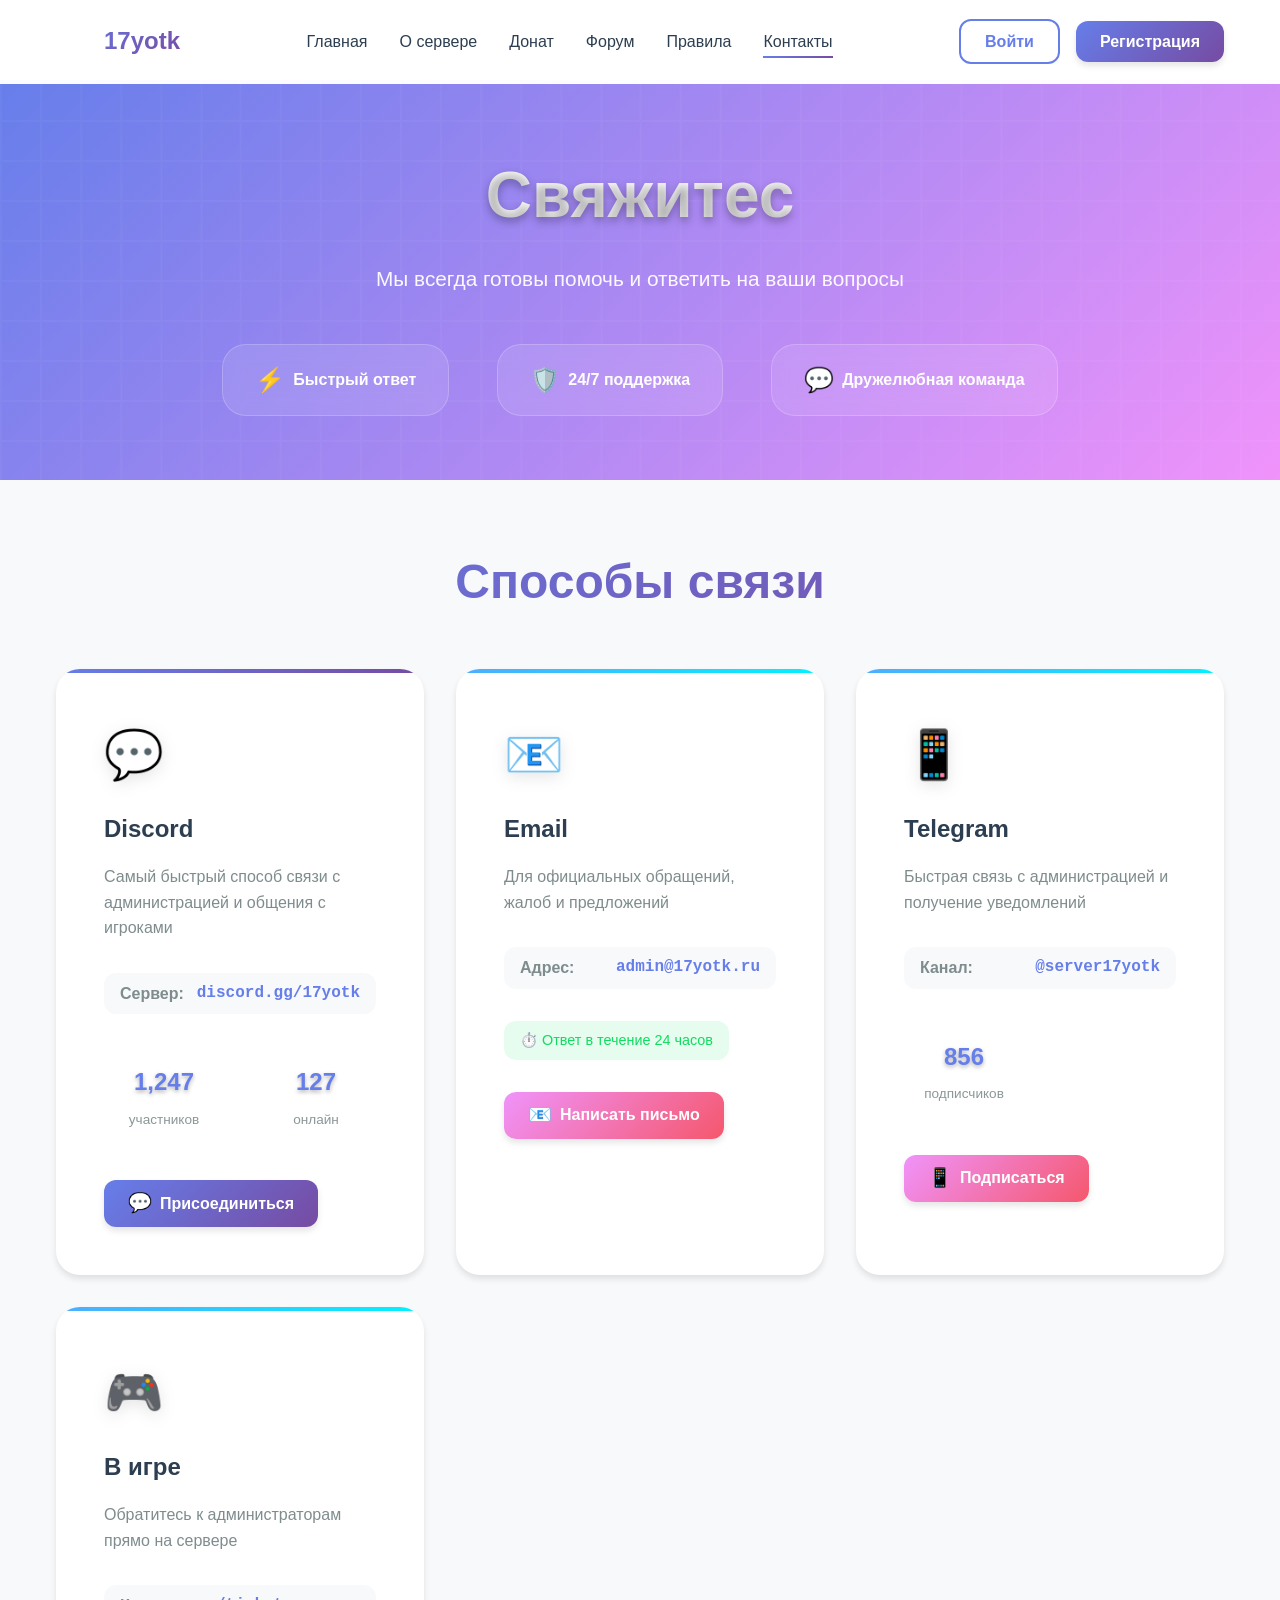
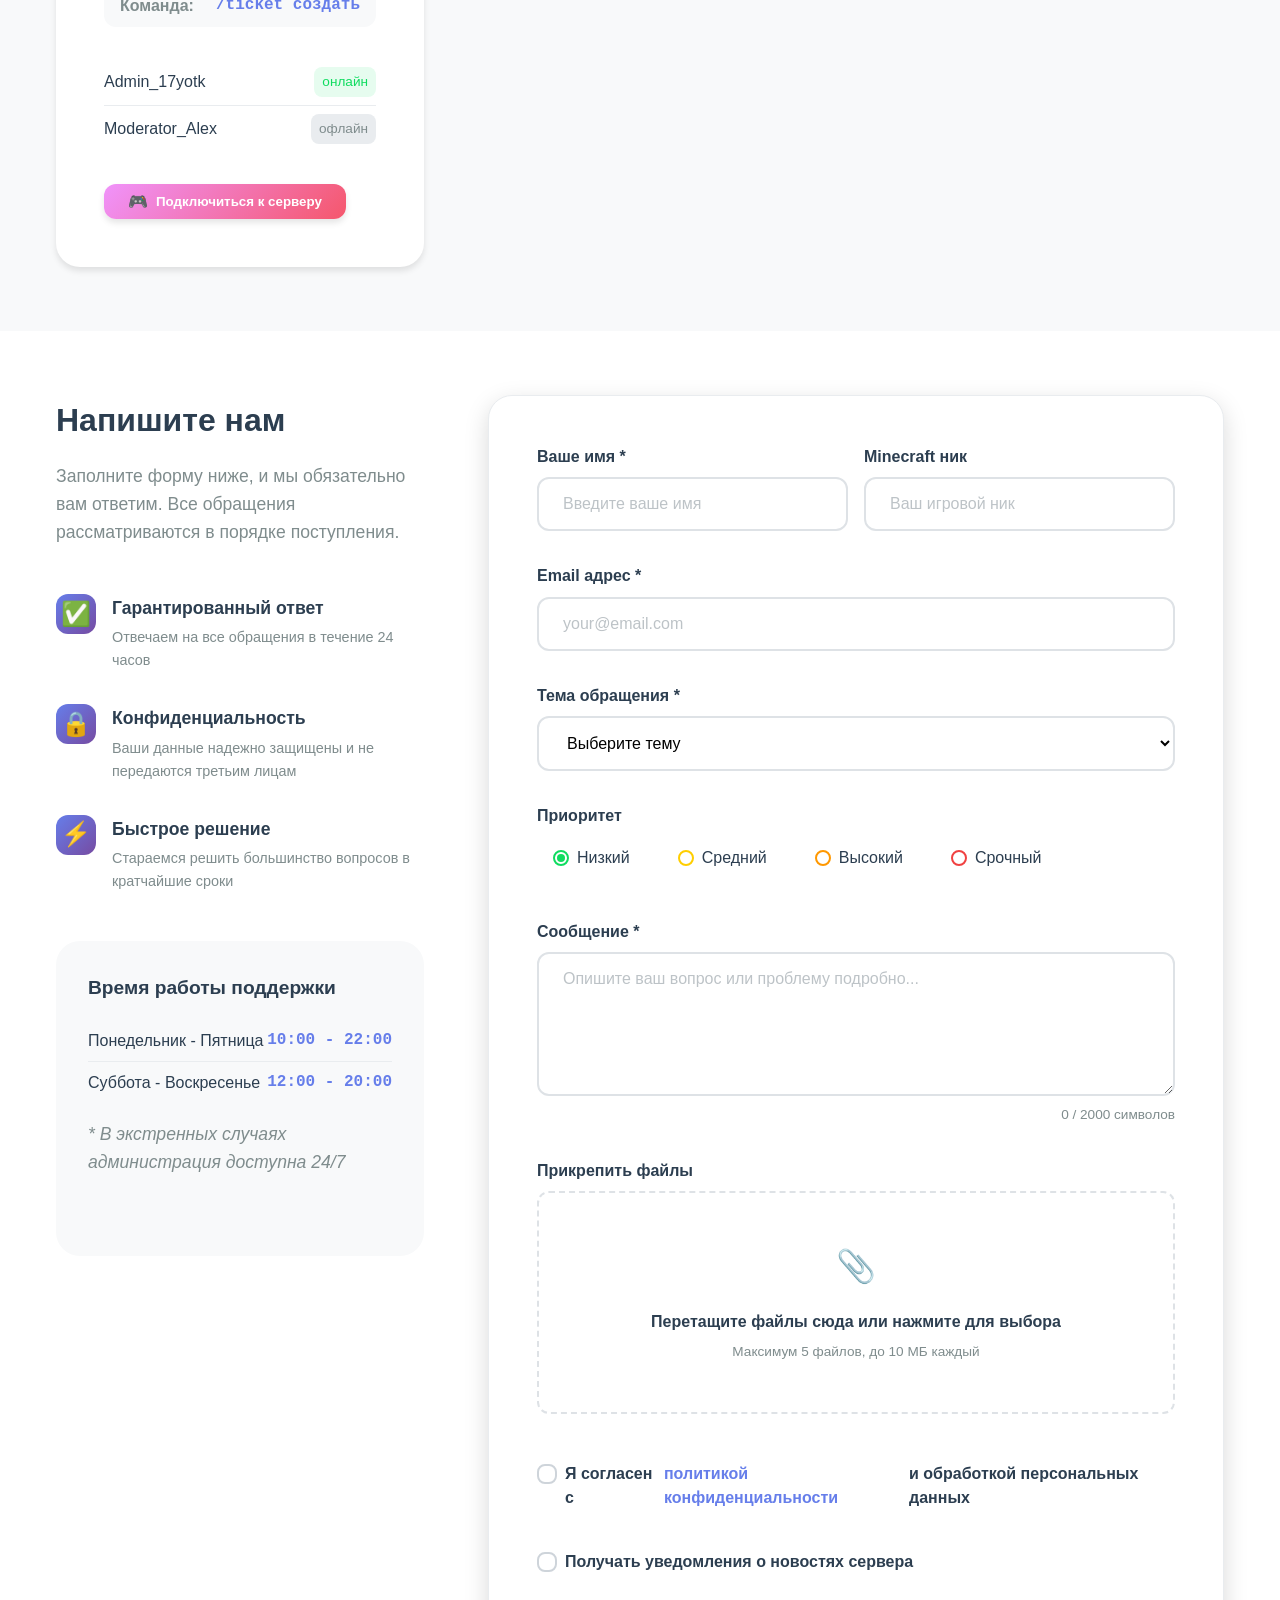
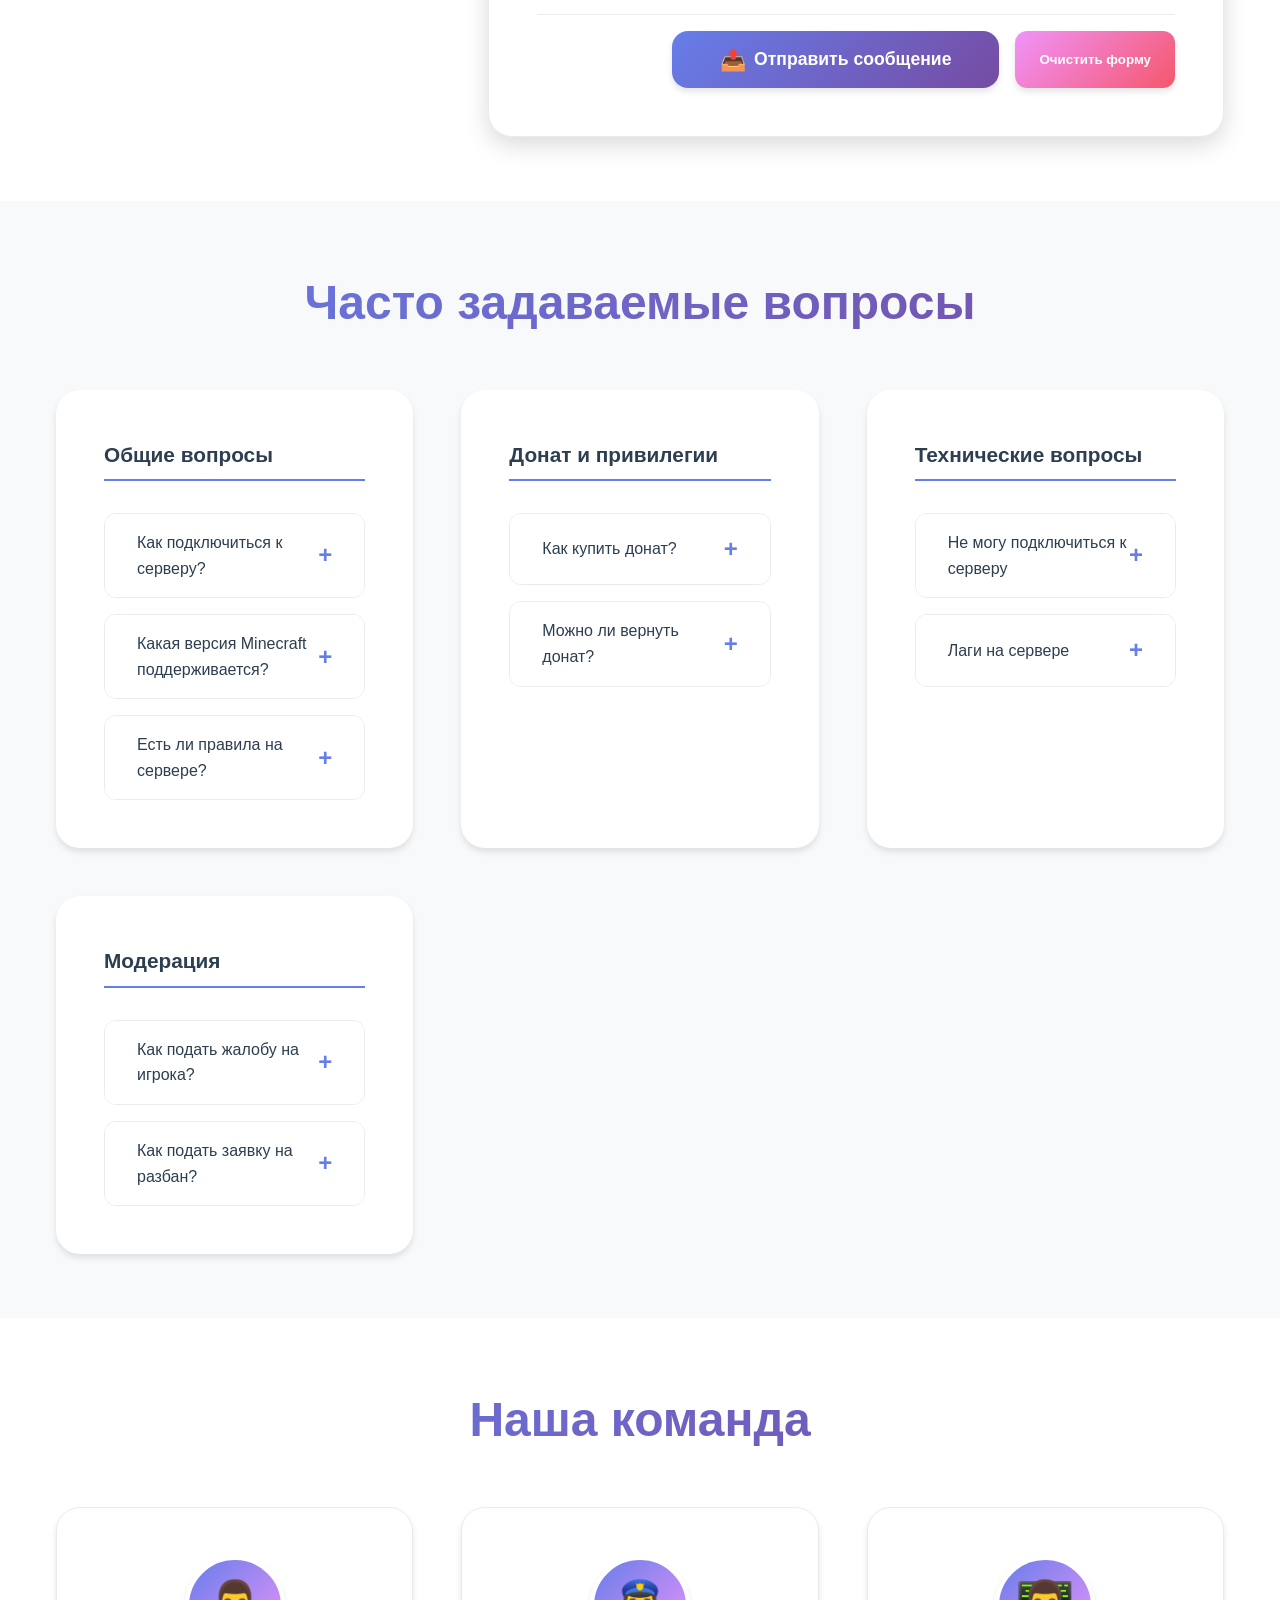
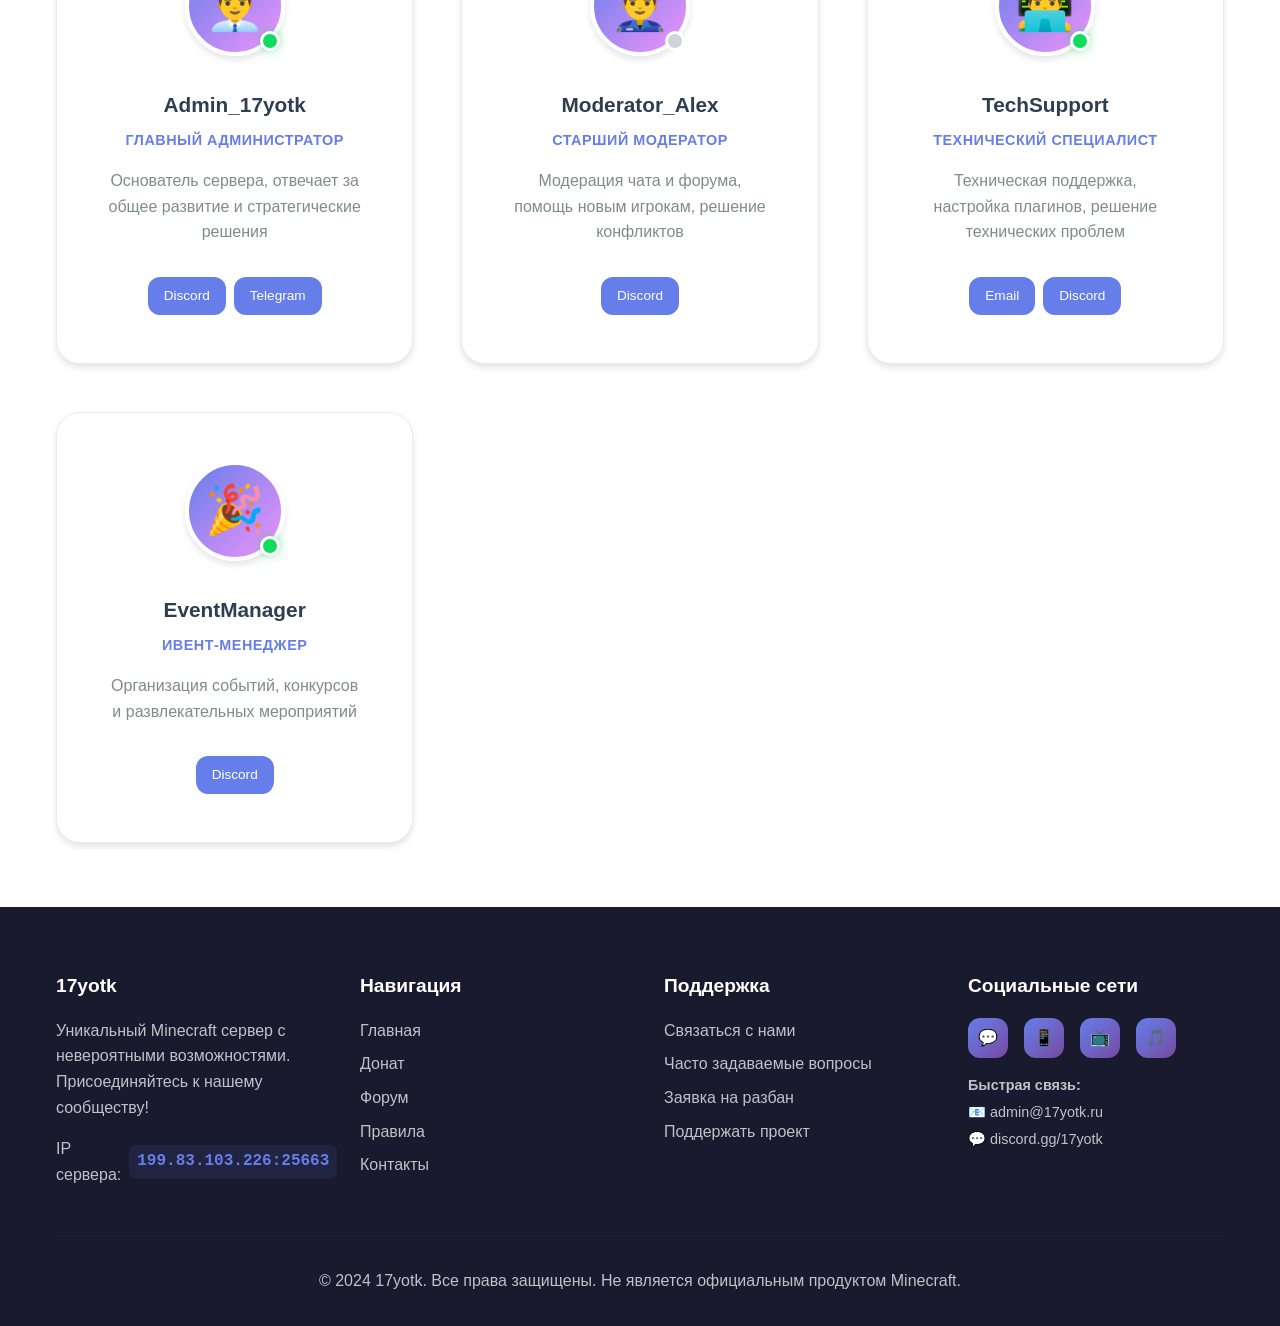
<file: contact.html>
<!DOCTYPE html>
<html lang="ru">
<head>
    <meta charset="UTF-8">
    <meta name="viewport" content="width=device-width, initial-scale=1.0">
    <title>Контакты - 17yotk</title>
    <meta name="description" content="Свяжитесь с администрацией сервера 17yotk - поддержка, предложения, жалобы">
    <link rel="stylesheet" href="style.css">
    <link rel="stylesheet" href="css/contact.css">
    <link rel="icon" href="favicon.ico">
</head>
<body>
    <header class="header">
        <nav class="nav">
            <div class="nav-container">
                <div class="nav-logo">
                    <div class="logo-icon">🎮</div>
                    <span class="logo-text">17yotk</span>
                </div>
                <ul class="nav-menu">
                    <li><a href="index.html" class="nav-link">Главная</a></li>
                    <li><a href="index.html#about" class="nav-link">О сервере</a></li>
                    <li><a href="donate.html" class="nav-link">Донат</a></li>
                    <li><a href="forum.html" class="nav-link">Форум</a></li>
                    <li><a href="rules.html" class="nav-link">Правила</a></li>
                    <li><a href="contact.html" class="nav-link active">Контакты</a></li>
                </ul>
                <div class="nav-auth">
                    <a href="login.html" class="btn btn-outline">Войти</a>
                    <a href="register.html" class="btn btn-primary">Регистрация</a>
                </div>
                <div class="hamburger">
                    <span></span>
                    <span></span>
                    <span></span>
                </div>
            </div>
        </nav>
    </header>

    <main class="contact-main">
        <!-- Contact Hero -->
        <section class="contact-hero">
            <div class="container">
                <div class="hero-content">
                    <h1 class="hero-title">Свяжитесь с нами</h1>
                    <p class="hero-subtitle">Мы всегда готовы помочь и ответить на ваши вопросы</p>
                    <div class="hero-features">
                        <div class="feature">
                            <div class="feature-icon">⚡</div>
                            <div class="feature-text">Быстрый ответ</div>
                        </div>
                        <div class="feature">
                            <div class="feature-icon">🛡️</div>
                            <div class="feature-text">24/7 поддержка</div>
                        </div>
                        <div class="feature">
                            <div class="feature-icon">💬</div>
                            <div class="feature-text">Дружелюбная команда</div>
                        </div>
                    </div>
                </div>
            </div>
        </section>

        <!-- Contact Methods -->
        <section class="contact-methods">
            <div class="container">
                <h2 class="section-title">Способы связи</h2>
                <div class="methods-grid">
                    <div class="method-card primary">
                        <div class="method-icon">💬</div>
                        <h3>Discord</h3>
                        <p>Самый быстрый способ связи с администрацией и общения с игроками</p>
                        <div class="method-info">
                            <span class="info-label">Сервер:</span>
                            <span class="info-value">discord.gg/17yotk</span>
                        </div>
                        <div class="method-stats">
                            <div class="stat">
                                <span class="stat-number">1,247</span>
                                <span class="stat-label">участников</span>
                            </div>
                            <div class="stat">
                                <span class="stat-number">127</span>
                                <span class="stat-label">онлайн</span>
                            </div>
                        </div>
                        <a href="#" class="btn btn-primary" onclick="joinDiscord()">
                            <span class="btn-icon">💬</span>
                            Присоединиться
                        </a>
                    </div>

                    <div class="method-card">
                        <div class="method-icon">📧</div>
                        <h3>Email</h3>
                        <p>Для официальных обращений, жалоб и предложений</p>
                        <div class="method-info">
                            <span class="info-label">Адрес:</span>
                            <span class="info-value">admin@17yotk.ru</span>
                        </div>
                        <div class="method-response">
                            <span class="response-time">⏱️ Ответ в течение 24 часов</span>
                        </div>
                        <a href="mailto:admin@17yotk.ru" class="btn btn-secondary">
                            <span class="btn-icon">📧</span>
                            Написать письмо
                        </a>
                    </div>

                    <div class="method-card">
                        <div class="method-icon">📱</div>
                        <h3>Telegram</h3>
                        <p>Быстрая связь с администрацией и получение уведомлений</p>
                        <div class="method-info">
                            <span class="info-label">Канал:</span>
                            <span class="info-value">@server17yotk</span>
                        </div>
                        <div class="method-stats">
                            <div class="stat">
                                <span class="stat-number">856</span>
                                <span class="stat-label">подписчиков</span>
                            </div>
                        </div>
                        <a href="#" class="btn btn-secondary" onclick="joinTelegram()">
                            <span class="btn-icon">📱</span>
                            Подписаться
                        </a>
                    </div>

                    <div class="method-card">
                        <div class="method-icon">🎮</div>
                        <h3>В игре</h3>
                        <p>Обратитесь к администраторам прямо на сервере</p>
                        <div class="method-info">
                            <span class="info-label">Команда:</span>
                            <span class="info-value">/ticket создать</span>
                        </div>
                        <div class="admin-list">
                            <div class="admin-item">
                                <span class="admin-name">Admin_17yotk</span>
                                <span class="admin-status online">онлайн</span>
                            </div>
                            <div class="admin-item">
                                <span class="admin-name">Moderator_Alex</span>
                                <span class="admin-status offline">офлайн</span>
                            </div>
                        </div>
                        <button class="btn btn-secondary" onclick="copyIP()">
                            <span class="btn-icon">🎮</span>
                            Подключиться к серверу
                        </button>
                    </div>
                </div>
            </div>
        </section>

        <!-- Contact Form -->
        <section class="contact-form-section">
            <div class="container">
                <div class="form-layout">
                    <div class="form-info">
                        <h2>Напишите нам</h2>
                        <p>Заполните форму ниже, и мы обязательно вам ответим. Все обращения рассматриваются в порядке поступления.</p>
                        
                        <div class="contact-features">
                            <div class="contact-feature">
                                <div class="feature-icon">✅</div>
                                <div class="feature-content">
                                    <h4>Гарантированный ответ</h4>
                                    <p>Отвечаем на все обращения в течение 24 часов</p>
                                </div>
                            </div>
                            <div class="contact-feature">
                                <div class="feature-icon">🔒</div>
                                <div class="feature-content">
                                    <h4>Конфиденциальность</h4>
                                    <p>Ваши данные надежно защищены и не передаются третьим лицам</p>
                                </div>
                            </div>
                            <div class="contact-feature">
                                <div class="feature-icon">⚡</div>
                                <div class="feature-content">
                                    <h4>Быстрое решение</h4>
                                    <p>Стараемся решить большинство вопросов в кратчайшие сроки</p>
                                </div>
                            </div>
                        </div>

                        <div class="working-hours">
                            <h4>Время работы поддержки</h4>
                            <div class="hours-list">
                                <div class="hours-item">
                                    <span class="day">Понедельник - Пятница</span>
                                    <span class="time">10:00 - 22:00</span>
                                </div>
                                <div class="hours-item">
                                    <span class="day">Суббота - Воскресенье</span>
                                    <span class="time">12:00 - 20:00</span>
                                </div>
                            </div>
                            <p class="hours-note">* В экстренных случаях администрация доступна 24/7</p>
                        </div>
                    </div>

                    <div class="form-container">
                        <form class="contact-form" id="contact-form">
                            <div class="form-row">
                                <div class="form-group">
                                    <label for="name">Ваше имя *</label>
                                    <input type="text" id="name" name="name" class="form-input" required 
                                           placeholder="Введите ваше имя">
                                </div>
                                <div class="form-group">
                                    <label for="minecraft-nick">Minecraft ник</label>
                                    <input type="text" id="minecraft-nick" name="minecraft-nick" class="form-input" 
                                           placeholder="Ваш игровой ник">
                                </div>
                            </div>

                            <div class="form-group">
                                <label for="email">Email адрес *</label>
                                <input type="email" id="email" name="email" class="form-input" required 
                                       placeholder="your@email.com">
                            </div>

                            <div class="form-group">
                                <label for="subject">Тема обращения *</label>
                                <select id="subject" name="subject" class="form-input" required>
                                    <option value="">Выберите тему</option>
                                    <option value="support">Техническая поддержка</option>
                                    <option value="bug">Сообщить об ошибке</option>
                                    <option value="suggestion">Предложение</option>
                                    <option value="complaint">Жалоба на игрока</option>
                                    <option value="unban">Заявка на разбан</option>
                                    <option value="donation">Вопрос по донату</option>
                                    <option value="partnership">Сотрудничество</option>
                                    <option value="other">Другое</option>
                                </select>
                            </div>

                            <div class="form-group">
                                <label for="priority">Приоритет</label>
                                <div class="priority-options">
                                    <label class="priority-option">
                                        <input type="radio" name="priority" value="low" checked>
                                        <span class="priority-indicator low"></span>
                                        <span class="priority-text">Низкий</span>
                                    </label>
                                    <label class="priority-option">
                                        <input type="radio" name="priority" value="medium">
                                        <span class="priority-indicator medium"></span>
                                        <span class="priority-text">Средний</span>
                                    </label>
                                    <label class="priority-option">
                                        <input type="radio" name="priority" value="high">
                                        <span class="priority-indicator high"></span>
                                        <span class="priority-text">Высокий</span>
                                    </label>
                                    <label class="priority-option">
                                        <input type="radio" name="priority" value="urgent">
                                        <span class="priority-indicator urgent"></span>
                                        <span class="priority-text">Срочный</span>
                                    </label>
                                </div>
                            </div>

                            <div class="form-group">
                                <label for="message">Сообщение *</label>
                                <textarea id="message" name="message" class="form-input" rows="6" required 
                                          placeholder="Опишите ваш вопрос или проблему подробно..."></textarea>
                                <div class="char-counter">
                                    <span id="char-count">0</span> / 2000 символов
                                </div>
                            </div>

                            <div class="form-group">
                                <label for="attachments">Прикрепить файлы</label>
                                <div class="file-upload">
                                    <input type="file" id="attachments" name="attachments" multiple 
                                           accept=".jpg,.jpeg,.png,.gif,.pdf,.txt,.log">
                                    <div class="file-upload-area">
                                        <div class="upload-icon">📎</div>
                                        <div class="upload-text">
                                            <span class="upload-main">Перетащите файлы сюда или нажмите для выбора</span>
                                            <span class="upload-sub">Максимум 5 файлов, до 10 МБ каждый</span>
                                        </div>
                                    </div>
                                    <div class="uploaded-files" id="uploaded-files"></div>
                                </div>
                            </div>

                            <div class="form-group">
                                <label class="checkbox-container">
                                    <input type="checkbox" name="agree" id="agree" required>
                                    <span class="checkmark"></span>
                                    Я согласен с <a href="privacy.html" target="_blank">политикой конфиденциальности</a> 
                                    и обработкой персональных данных
                                </label>
                            </div>

                            <div class="form-group">
                                <label class="checkbox-container">
                                    <input type="checkbox" name="newsletter" id="newsletter">
                                    <span class="checkmark"></span>
                                    Получать уведомления о новостях сервера
                                </label>
                            </div>

                            <div class="form-actions">
                                <button type="submit" class="btn btn-primary btn-large">
                                    <span class="btn-icon">📤</span>
                                    Отправить сообщение
                                </button>
                                <button type="reset" class="btn btn-secondary">
                                    Очистить форму
                                </button>
                            </div>
                        </form>
                    </div>
                </div>
            </div>
        </section>

        <!-- FAQ Section -->
        <section id="faq" class="faq-section">
            <div class="container">
                <h2 class="section-title">Часто задаваемые вопросы</h2>
                <div class="faq-grid">
                    <div class="faq-category">
                        <h3>Общие вопросы</h3>
                        <div class="faq-list">
                            <div class="faq-item">
                                <div class="faq-question" onclick="toggleFAQ(this)">
                                    <span>Как подключиться к серверу?</span>
                                    <span class="faq-toggle">+</span>
                                </div>
                                <div class="faq-answer">
                                    <p>Для подключения к серверу:</p>
                                    <ol>
                                        <li>Запустите Minecraft версии 1.20.4</li>
                                        <li>Нажмите "Многопользовательская игра"</li>
                                        <li>Добавьте новый сервер с IP: <strong>199.83.103.226:25663</strong></li>
                                        <li>Подключитесь к серверу</li>
                                    </ol>
                                </div>
                            </div>
                            <div class="faq-item">
                                <div class="faq-question" onclick="toggleFAQ(this)">
                                    <span>Какая версия Minecraft поддерживается?</span>
                                    <span class="faq-toggle">+</span>
                                </div>
                                <div class="faq-answer">
                                    <p>Сервер работает на версии <strong>1.20.4</strong>. Рекомендуется использовать именно эту версию для лучшей совместимости и доступа ко всем функциям.</p>
                                </div>
                            </div>
                            <div class="faq-item">
                                <div class="faq-question" onclick="toggleFAQ(this)">
                                    <span>Есть ли правила на сервере?</span>
                                    <span class="faq-toggle">+</span>
                                </div>
                                <div class="faq-answer">
                                    <p>Да, на сервере действуют правила. Ознакомиться с ними можно на странице <a href="rules.html">Правила сервера</a>. Соблюдение правил обязательно для всех игроков.</p>
                                </div>
                            </div>
                        </div>
                    </div>

                    <div class="faq-category">
                        <h3>Донат и привилегии</h3>
                        <div class="faq-list">
                            <div class="faq-item">
                                <div class="faq-question" onclick="toggleFAQ(this)">
                                    <span>Как купить донат?</span>
                                    <span class="faq-toggle">+</span>
                                </div>
                                <div class="faq-answer">
                                    <p>Для покупки доната:</p>
                                    <ol>
                                        <li>Перейдите на страницу <a href="donate.html">Донат</a></li>
                                        <li>Выберите подходящую привилегию или товар</li>
                                        <li>Заполните форму с вашим Minecraft ником</li>
                                        <li>Выберите способ оплаты и завершите покупку</li>
                                        <li>Привилегии выдаются автоматически в течение 5 минут</li>
                                    </ol>
                                </div>
                            </div>
                            <div class="faq-item">
                                <div class="faq-question" onclick="toggleFAQ(this)">
                                    <span>Можно ли вернуть донат?</span>
                                    <span class="faq-toggle">+</span>
                                </div>
                                <div class="faq-answer">
                                    <p>Возврат доната возможен в течение 14 дней при наличии веских причин. Обратитесь к администрации через любой удобный способ связи.</p>
                                </div>
                            </div>
                        </div>
                    </div>

                    <div class="faq-category">
                        <h3>Технические вопросы</h3>
                        <div class="faq-list">
                            <div class="faq-item">
                                <div class="faq-question" onclick="toggleFAQ(this)">
                                    <span>Не могу подключиться к серверу</span>
                                    <span class="faq-toggle">+</span>
                                </div>
                                <div class="faq-answer">
                                    <p>Если вы не можете подключиться:</p>
                                    <ul>
                                        <li>Проверьте правильность IP адреса: <strong>199.83.103.226:25663</strong></li>
                                        <li>Убедитесь, что используете версию 1.20.4</li>
                                        <li>Проверьте интернет-соединение</li>
                                        <li>Попробуйте перезапустить Minecraft</li>
                                        <li>Если проблема сохраняется, обратитесь в поддержку</li>
                                    </ul>
                                </div>
                            </div>
                            <div class="faq-item">
                                <div class="faq-question" onclick="toggleFAQ(this)">
                                    <span>Лаги на сервере</span>
                                    <span class="faq-toggle">+</span>
                                </div>
                                <div class="faq-answer">
                                    <p>При возникновении лагов:</p>
                                    <ul>
                                        <li>Проверьте пинг к серверу</li>
                                        <li>Уменьшите дальность прорисовки в настройках</li>
                                        <li>Закройте ненужные программы</li>
                                        <li>Сообщите администрации о проблеме</li>
                                    </ul>
                                </div>
                            </div>
                        </div>
                    </div>

                    <div class="faq-category">
                        <h3>Модерация</h3>
                        <div class="faq-list">
                            <div class="faq-item">
                                <div class="faq-question" onclick="toggleFAQ(this)">
                                    <span>Как подать жалобу на игрока?</span>
                                    <span class="faq-toggle">+</span>
                                </div>
                                <div class="faq-answer">
                                    <p>Для подачи жалобы:</p>
                                    <ol>
                                        <li>Сделайте скриншоты нарушения</li>
                                        <li>Заполните форму обратной связи, выбрав тему "Жалоба на игрока"</li>
                                        <li>Укажите ник нарушителя и подробное описание</li>
                                        <li>Приложите доказательства</li>
                                        <li>Ожидайте рассмотрения (обычно 24-48 часов)</li>
                                    </ol>
                                </div>
                            </div>
                            <div class="faq-item">
                                <div class="faq-question" onclick="toggleFAQ(this)">
                                    <span>Как подать заявку на разбан?</span>
                                    <span class="faq-toggle">+</span>
                                </div>
                                <div class="faq-answer">
                                    <p>Для подачи заявки на разбан:</p>
                                    <ol>
                                        <li>Заполните форму, выбрав тему "Заявка на разбан"</li>
                                        <li>Укажите ваш Minecraft ник</li>
                                        <li>Опишите причину бана и ваше мнение о ситуации</li>
                                        <li>Объясните, почему считаете бан несправедливым</li>
                                        <li>Ожидайте рассмотрения администрацией</li>
                                    </ol>
                                </div>
                            </div>
                        </div>
                    </div>
                </div>
            </div>
        </section>

        <!-- Team Section -->
        <section class="team-section">
            <div class="container">
                <h2 class="section-title">Наша команда</h2>
                <div class="team-grid">
                    <div class="team-member">
                        <div class="member-avatar">
                            <div class="avatar-emoji">👨‍💼</div>
                            <div class="member-status online"></div>
                        </div>
                        <div class="member-info">
                            <h3>Admin_17yotk</h3>
                            <p class="member-role">Главный администратор</p>
                            <p class="member-desc">Основатель сервера, отвечает за общее развитие и стратегические решения</p>
                            <div class="member-contact">
                                <a href="#" class="contact-btn">Discord</a>
                                <a href="#" class="contact-btn">Telegram</a>
                            </div>
                        </div>
                    </div>

                    <div class="team-member">
                        <div class="member-avatar">
                            <div class="avatar-emoji">👮‍♂️</div>
                            <div class="member-status offline"></div>
                        </div>
                        <div class="member-info">
                            <h3>Moderator_Alex</h3>
                            <p class="member-role">Старший модератор</p>
                            <p class="member-desc">Модерация чата и форума, помощь новым игрокам, решение конфликтов</p>
                            <div class="member-contact">
                                <a href="#" class="contact-btn">Discord</a>
                            </div>
                        </div>
                    </div>

                    <div class="team-member">
                        <div class="member-avatar">
                            <div class="avatar-emoji">👨‍💻</div>
                            <div class="member-status online"></div>
                        </div>
                        <div class="member-info">
                            <h3>TechSupport</h3>
                            <p class="member-role">Технический специалист</p>
                            <p class="member-desc">Техническая поддержка, настройка плагинов, решение технических проблем</p>
                            <div class="member-contact">
                                <a href="#" class="contact-btn">Email</a>
                                <a href="#" class="contact-btn">Discord</a>
                            </div>
                        </div>
                    </div>

                    <div class="team-member">
                        <div class="member-avatar">
                            <div class="avatar-emoji">🎉</div>
                            <div class="member-status online"></div>
                        </div>
                        <div class="member-info">
                            <h3>EventManager</h3>
                            <p class="member-role">Ивент-менеджер</p>
                            <p class="member-desc">Организация событий, конкурсов и развлекательных мероприятий</p>
                            <div class="member-contact">
                                <a href="#" class="contact-btn">Discord</a>
                            </div>
                        </div>
                    </div>
                </div>
            </div>
        </section>
    </main>

    <footer class="footer">
        <div class="container">
            <div class="footer-content">
                <div class="footer-section">
                    <h4>17yotk</h4>
                    <p>Уникальный Minecraft сервер с невероятными возможностями. Присоединяйтесь к нашему сообществу!</p>
                    <div class="server-info-footer">
                        <div class="server-ip-footer">
                            <span class="ip-label">IP сервера:</span>
                            <span class="ip-value" onclick="copyIP()">199.83.103.226:25663</span>
                        </div>
                    </div>
                </div>
                <div class="footer-section">
                    <h4>Навигация</h4>
                    <ul>
                        <li><a href="index.html">Главная</a></li>
                        <li><a href="donate.html">Донат</a></li>
                        <li><a href="forum.html">Форум</a></li>
                        <li><a href="rules.html">Правила</a></li>
                        <li><a href="contact.html">Контакты</a></li>
                    </ul>
                </div>
                <div class="footer-section">
                    <h4>Поддержка</h4>
                    <ul>
                        <li><a href="contact.html">Связаться с нами</a></li>
                        <li><a href="#faq">Часто задаваемые вопросы</a></li>
                        <li><a href="contact.html#unban">Заявка на разбан</a></li>
                        <li><a href="donate.html">Поддержать проект</a></li>
                    </ul>
                </div>
                <div class="footer-section">
                    <h4>Социальные сети</h4>
                    <div class="social-links">
                        <a href="#" class="social-link" onclick="joinDiscord()">💬</a>
                        <a href="#" class="social-link" onclick="joinTelegram()">📱</a>
                        <a href="#" class="social-link">📺</a>
                        <a href="#" class="social-link">🎵</a>
                    </div>
                    <div class="contact-quick">
                        <p><strong>Быстрая связь:</strong></p>
                        <p>📧 admin@17yotk.ru</p>
                        <p>💬 discord.gg/17yotk</p>
                    </div>
                </div>
            </div>
            <div class="footer-bottom">
                <p>&copy; 2024 17yotk. Все права защищены. Не является официальным продуктом Minecraft.</p>
            </div>
        </div>
    </footer>

    <script src="js/main.js"></script>
    <script src="js/contact.js"></script>
</body>
</html>
</file>
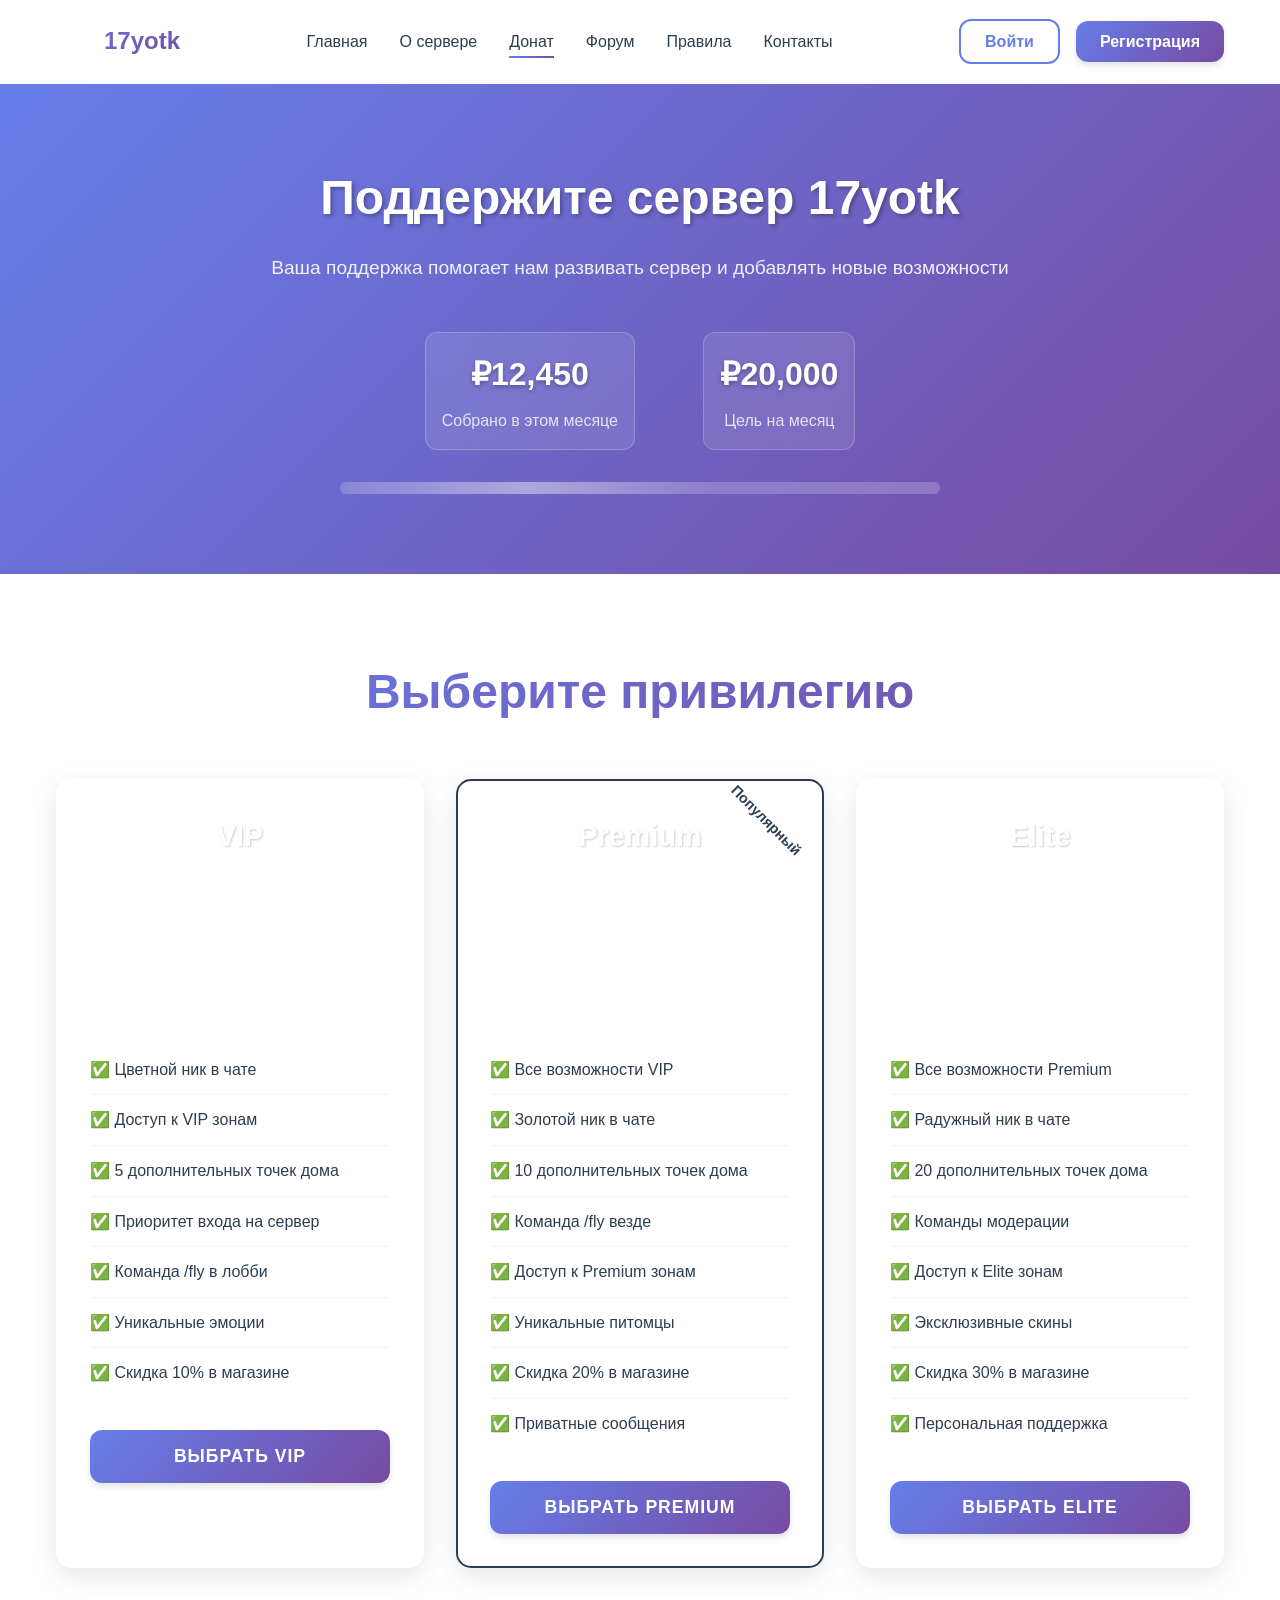
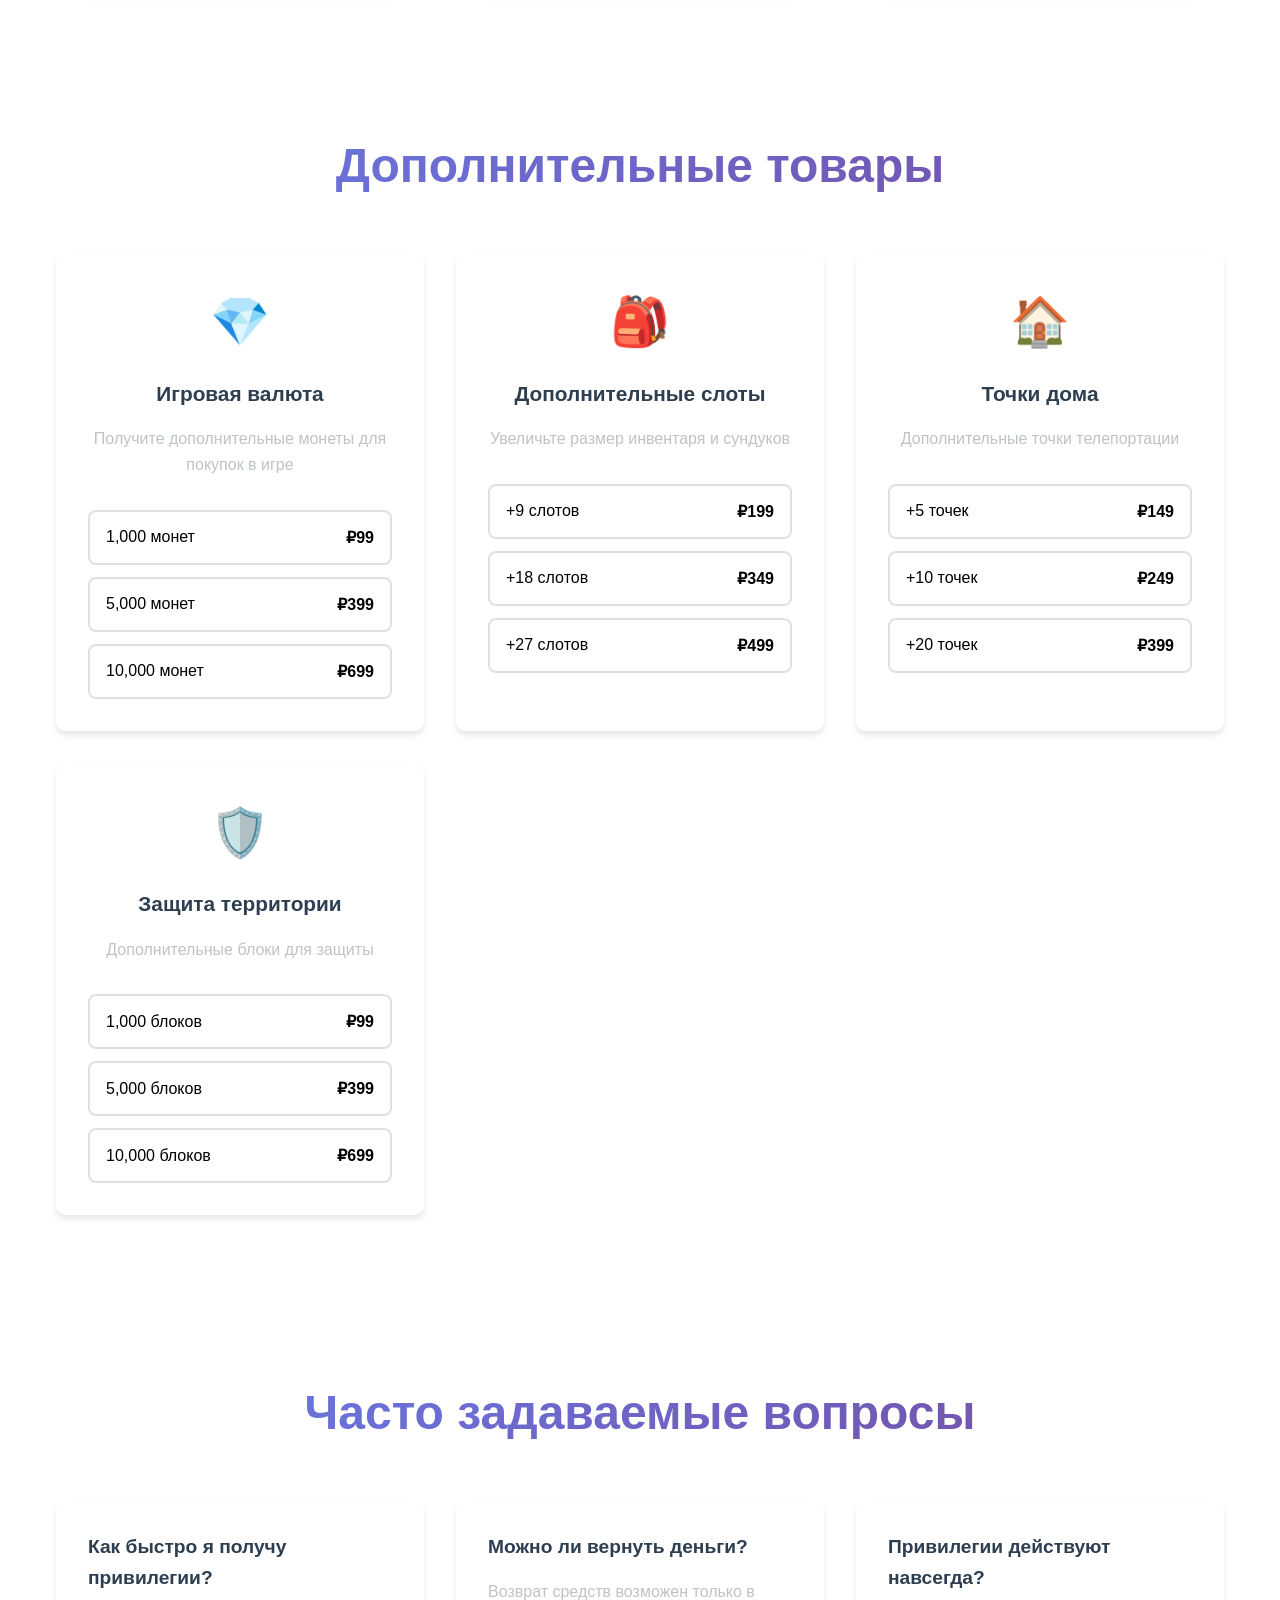
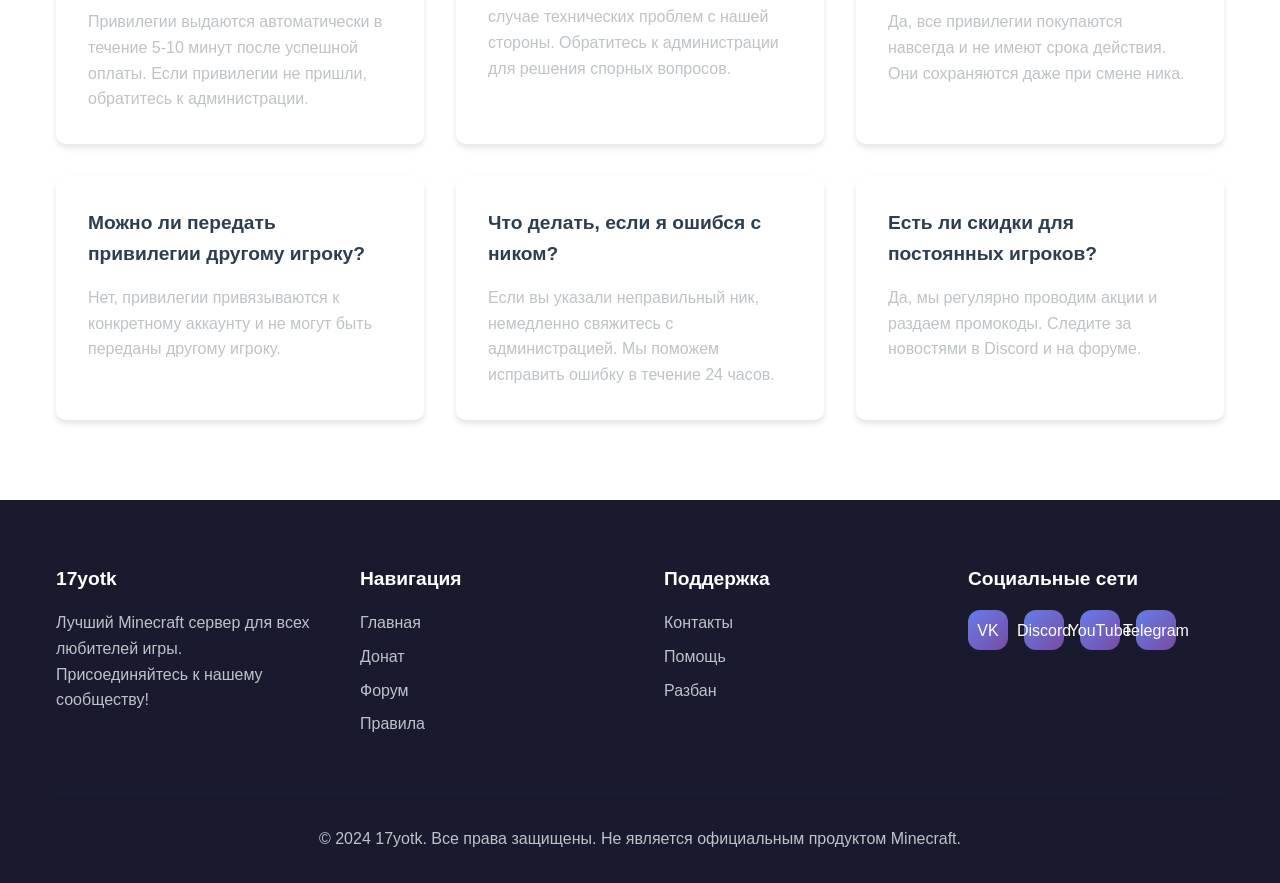
<file: donate.html>
<!DOCTYPE html>
<html lang="ru">
<head>
    <meta charset="UTF-8">
    <meta name="viewport" content="width=device-width, initial-scale=1.0">
    <title>Донат - 17yotk</title>
    <meta name="description" content="Поддержите развитие сервера 17yotk и получите уникальные привилегии и возможности">
    <link rel="stylesheet" href="style.css">
    <link rel="stylesheet" href="css/donate.css">
    <link rel="icon" href="favicon.ico">
</head>
<body>
    <header class="header">
        <nav class="nav">
            <div class="nav-container">
                <div class="nav-logo">
                    <div class="logo-icon">🎮</div>
                    <span class="logo-text">17yotk</span>
                </div>
                <ul class="nav-menu">
                    <li><a href="index.html" class="nav-link">Главная</a></li>
                    <li><a href="index.html#about" class="nav-link">О сервере</a></li>
                    <li><a href="donate.html" class="nav-link active">Донат</a></li>
                    <li><a href="forum.html" class="nav-link">Форум</a></li>
                    <li><a href="rules.html" class="nav-link">Правила</a></li>
                    <li><a href="contact.html" class="nav-link">Контакты</a></li>
                </ul>
                <div class="nav-auth">
                    <a href="login.html" class="btn btn-outline">Войти</a>
                    <a href="register.html" class="btn btn-primary">Регистрация</a>
                </div>
                <div class="hamburger">
                    <span></span>
                    <span></span>
                    <span></span>
                </div>
            </div>
        </nav>
    </header>

    <main class="donate-main">
        <!-- Hero Section -->
        <section class="donate-hero">
            <div class="container">
                <h1>Поддержите сервер 17yotk</h1>
                <p>Ваша поддержка помогает нам развивать сервер и добавлять новые возможности</p>
                <div class="donate-stats">
                    <div class="stat">
                        <span class="stat-number">₽12,450</span>
                        <span class="stat-label">Собрано в этом месяце</span>
                    </div>
                    <div class="stat">
                        <span class="stat-number">₽20,000</span>
                        <span class="stat-label">Цель на месяц</span>
                    </div>
                    <div class="progress-bar">
                        <div class="progress-fill" style="width: 62%"></div>
                    </div>
                </div>
            </div>
        </section>

        <!-- Donation Plans -->
        <section class="donation-plans">
            <div class="container">
                <h2 class="section-title">Выберите привилегию</h2>
                <div class="plans-grid">
                    <!-- VIP Plan -->
                    <div class="plan-card">
                        <div class="plan-header">
                            <h3>VIP</h3>
                            <div class="plan-price">
                                <span class="price">₽299</span>
                                <span class="period">навсегда</span>
                            </div>
                        </div>
                        <div class="plan-features">
                            <ul>
                                <li>✅ Цветной ник в чате</li>
                                <li>✅ Доступ к VIP зонам</li>
                                <li>✅ 5 дополнительных точек дома</li>
                                <li>✅ Приоритет входа на сервер</li>
                                <li>✅ Команда /fly в лобби</li>
                                <li>✅ Уникальные эмоции</li>
                                <li>✅ Скидка 10% в магазине</li>
                            </ul>
                        </div>
                        <button class="btn btn-primary plan-btn" onclick="selectPlan('vip', 299)">Выбрать VIP</button>
                    </div>

                    <!-- Premium Plan -->
                    <div class="plan-card popular">
                        <div class="popular-badge">Популярный</div>
                        <div class="plan-header">
                            <h3>Premium</h3>
                            <div class="plan-price">
                                <span class="price">₽599</span>
                                <span class="period">навсегда</span>
                            </div>
                        </div>
                        <div class="plan-features">
                            <ul>
                                <li>✅ Все возможности VIP</li>
                                <li>✅ Золотой ник в чате</li>
                                <li>✅ 10 дополнительных точек дома</li>
                                <li>✅ Команда /fly везде</li>
                                <li>✅ Доступ к Premium зонам</li>
                                <li>✅ Уникальные питомцы</li>
                                <li>✅ Скидка 20% в магазине</li>
                                <li>✅ Приватные сообщения</li>
                            </ul>
                        </div>
                        <button class="btn btn-primary plan-btn" onclick="selectPlan('premium', 599)">Выбрать Premium</button>
                    </div>

                    <!-- Elite Plan -->
                    <div class="plan-card">
                        <div class="plan-header">
                            <h3>Elite</h3>
                            <div class="plan-price">
                                <span class="price">₽999</span>
                                <span class="period">навсегда</span>
                            </div>
                        </div>
                        <div class="plan-features">
                            <ul>
                                <li>✅ Все возможности Premium</li>
                                <li>✅ Радужный ник в чате</li>
                                <li>✅ 20 дополнительных точек дома</li>
                                <li>✅ Команды модерации</li>
                                <li>✅ Доступ к Elite зонам</li>
                                <li>✅ Эксклюзивные скины</li>
                                <li>✅ Скидка 30% в магазине</li>
                                <li>✅ Персональная поддержка</li>
                            </ul>
                        </div>
                        <button class="btn btn-primary plan-btn" onclick="selectPlan('elite', 999)">Выбрать Elite</button>
                    </div>
                </div>
            </div>
        </section>

        <!-- Additional Items -->
        <section class="additional-items">
            <div class="container">
                <h2 class="section-title">Дополнительные товары</h2>
                <div class="items-grid">
                    <div class="item-card">
                        <div class="item-icon">💎</div>
                        <h3>Игровая валюта</h3>
                        <p>Получите дополнительные монеты для покупок в игре</p>
                        <div class="item-options">
                            <button class="item-option" onclick="selectItem('coins_1000', 99)">
                                <span>1,000 монет</span>
                                <span class="price">₽99</span>
                            </button>
                            <button class="item-option" onclick="selectItem('coins_5000', 399)">
                                <span>5,000 монет</span>
                                <span class="price">₽399</span>
                            </button>
                            <button class="item-option" onclick="selectItem('coins_10000', 699)">
                                <span>10,000 монет</span>
                                <span class="price">₽699</span>
                            </button>
                        </div>
                    </div>

                    <div class="item-card">
                        <div class="item-icon">🎒</div>
                        <h3>Дополнительные слоты</h3>
                        <p>Увеличьте размер инвентаря и сундуков</p>
                        <div class="item-options">
                            <button class="item-option" onclick="selectItem('slots_9', 199)">
                                <span>+9 слотов</span>
                                <span class="price">₽199</span>
                            </button>
                            <button class="item-option" onclick="selectItem('slots_18', 349)">
                                <span>+18 слотов</span>
                                <span class="price">₽349</span>
                            </button>
                            <button class="item-option" onclick="selectItem('slots_27', 499)">
                                <span>+27 слотов</span>
                                <span class="price">₽499</span>
                            </button>
                        </div>
                    </div>

                    <div class="item-card">
                        <div class="item-icon">🏠</div>
                        <h3>Точки дома</h3>
                        <p>Дополнительные точки телепортации</p>
                        <div class="item-options">
                            <button class="item-option" onclick="selectItem('homes_5', 149)">
                                <span>+5 точек</span>
                                <span class="price">₽149</span>
                            </button>
                            <button class="item-option" onclick="selectItem('homes_10', 249)">
                                <span>+10 точек</span>
                                <span class="price">₽249</span>
                            </button>
                            <button class="item-option" onclick="selectItem('homes_20', 399)">
                                <span>+20 точек</span>
                                <span class="price">₽399</span>
                            </button>
                        </div>
                    </div>

                    <div class="item-card">
                        <div class="item-icon">🛡️</div>
                        <h3>Защита территории</h3>
                        <p>Дополнительные блоки для защиты</p>
                        <div class="item-options">
                            <button class="item-option" onclick="selectItem('protect_1000', 99)">
                                <span>1,000 блоков</span>
                                <span class="price">₽99</span>
                            </button>
                            <button class="item-option" onclick="selectItem('protect_5000', 399)">
                                <span>5,000 блоков</span>
                                <span class="price">₽399</span>
                            </button>
                            <button class="item-option" onclick="selectItem('protect_10000', 699)">
                                <span>10,000 блоков</span>
                                <span class="price">₽699</span>
                            </button>
                        </div>
                    </div>
                </div>
            </div>
        </section>

        <!-- Payment Section -->
        <section class="payment-section" id="payment-section" style="display: none;">
            <div class="container">
                <h2 class="section-title">Оформление покупки</h2>
                <div class="payment-container">
                    <div class="payment-form">
                        <h3>Данные для покупки</h3>
                        <form id="donation-form">
                            <div class="form-group">
                                <label for="minecraft-nick">Ник в Minecraft</label>
                                <input type="text" id="minecraft-nick" name="minecraft-nick" class="form-input" required 
                                       placeholder="Введите ваш игровой ник">
                            </div>
                            
                            <div class="form-group">
                                <label for="email">Email</label>
                                <input type="email" id="email" name="email" class="form-input" required 
                                       placeholder="your@email.com">
                            </div>
                            
                            <div class="form-group">
                                <label for="promo-code">Промокод (необязательно)</label>
                                <input type="text" id="promo-code" name="promo-code" class="form-input" 
                                       placeholder="Введите промокод">
                                <button type="button" class="btn btn-secondary" onclick="applyPromoCode()">Применить</button>
                            </div>

                            <div class="payment-methods">
                                <h4>Способ оплаты</h4>
                                <div class="payment-options">
                                    <label class="payment-option">
                                        <input type="radio" name="payment-method" value="card" checked>
                                        <span class="payment-icon">💳</span>
                                        <span>Банковская карта</span>
                                    </label>
                                    <label class="payment-option">
                                        <input type="radio" name="payment-method" value="qiwi">
                                        <span class="payment-icon">🥝</span>
                                        <span>QIWI</span>
                                    </label>
                                    <label class="payment-option">
                                        <input type="radio" name="payment-method" value="yandex">
                                        <span class="payment-icon">💰</span>
                                        <span>ЮMoney</span>
                                    </label>
                                    <label class="payment-option">
                                        <input type="radio" name="payment-method" value="webmoney">
                                        <span class="payment-icon">🌐</span>
                                        <span>WebMoney</span>
                                    </label>
                                </div>
                            </div>

                            <button type="submit" class="btn btn-primary btn-large">
                                Оплатить <span id="total-price">₽0</span>
                            </button>
                        </form>
                    </div>

                    <div class="order-summary">
                        <h3>Детали заказа</h3>
                        <div class="order-item" id="selected-item">
                            <span class="item-name">Выберите товар</span>
                            <span class="item-price">₽0</span>
                        </div>
                        <div class="order-discount" id="discount-info" style="display: none;">
                            <span class="discount-name">Скидка по промокоду</span>
                            <span class="discount-amount">-₽0</span>
                        </div>
                        <div class="order-total">
                            <span class="total-label">Итого к оплате:</span>
                            <span class="total-amount" id="final-total">₽0</span>
                        </div>
                        
                        <div class="order-benefits">
                            <h4>Что вы получите:</h4>
                            <ul id="benefits-list">
                                <li>Выберите привилегию для просмотра преимуществ</li>
                            </ul>
                        </div>

                        <div class="support-info">
                            <h4>Нужна помощь?</h4>
                            <p>Свяжитесь с администрацией:</p>
                            <div class="support-contacts">
                                <a href="#" class="support-link">
                                    <span class="support-icon">💬</span>
                                    Discord
                                </a>
                                <a href="#" class="support-link">
                                    <span class="support-icon">📱</span>
                                    Telegram
                                </a>
                                <a href="#" class="support-link">
                                    <span class="support-icon">📧</span>
                                    Email
                                </a>
                            </div>
                        </div>
                    </div>
                </div>
            </div>
        </section>

        <!-- FAQ Section -->
        <section class="faq-section">
            <div class="container">
                <h2 class="section-title">Часто задаваемые вопросы</h2>
                <div class="faq-grid">
                    <div class="faq-item">
                        <h3>Как быстро я получу привилегии?</h3>
                        <p>Привилегии выдаются автоматически в течение 5-10 минут после успешной оплаты. Если привилегии не пришли, обратитесь к администрации.</p>
                    </div>
                    <div class="faq-item">
                        <h3>Можно ли вернуть деньги?</h3>
                        <p>Возврат средств возможен только в случае технических проблем с нашей стороны. Обратитесь к администрации для решения спорных вопросов.</p>
                    </div>
                    <div class="faq-item">
                        <h3>Привилегии действуют навсегда?</h3>
                        <p>Да, все привилегии покупаются навсегда и не имеют срока действия. Они сохраняются даже при смене ника.</p>
                    </div>
                    <div class="faq-item">
                        <h3>Можно ли передать привилегии другому игроку?</h3>
                        <p>Нет, привилегии привязываются к конкретному аккаунту и не могут быть переданы другому игроку.</p>
                    </div>
                    <div class="faq-item">
                        <h3>Что делать, если я ошибся с ником?</h3>
                        <p>Если вы указали неправильный ник, немедленно свяжитесь с администрацией. Мы поможем исправить ошибку в течение 24 часов.</p>
                    </div>
                    <div class="faq-item">
                        <h3>Есть ли скидки для постоянных игроков?</h3>
                        <p>Да, мы регулярно проводим акции и раздаем промокоды. Следите за новостями в Discord и на форуме.</p>
                    </div>
                </div>
            </div>
        </section>
    </main>

    <footer class="footer">
        <div class="container">
            <div class="footer-content">
                <div class="footer-section">
                    <h4>17yotk</h4>
                    <p>Лучший Minecraft сервер для всех любителей игры. Присоединяйтесь к нашему сообществу!</p>
                </div>
                <div class="footer-section">
                    <h4>Навигация</h4>
                    <ul>
                        <li><a href="index.html">Главная</a></li>
                        <li><a href="donate.html">Донат</a></li>
                        <li><a href="forum.html">Форум</a></li>
                        <li><a href="rules.html">Правила</a></li>
                    </ul>
                </div>
                <div class="footer-section">
                    <h4>Поддержка</h4>
                    <ul>
                        <li><a href="contact.html">Контакты</a></li>
                        <li><a href="help.html">Помощь</a></li>
                        <li><a href="ban-appeal.html">Разбан</a></li>
                    </ul>
                </div>
                <div class="footer-section">
                    <h4>Социальные сети</h4>
                    <div class="social-links">
                        <a href="#" class="social-link">VK</a>
                        <a href="#" class="social-link">Discord</a>
                        <a href="#" class="social-link">YouTube</a>
                        <a href="#" class="social-link">Telegram</a>
                    </div>
                </div>
            </div>
            <div class="footer-bottom">
                <p>&copy; 2024 17yotk. Все права защищены. Не является официальным продуктом Minecraft.</p>
            </div>
        </div>
    </footer>

    <script src="js/main.js"></script>
    <script src="js/donate.js"></script>
</body>
</html>
</file>
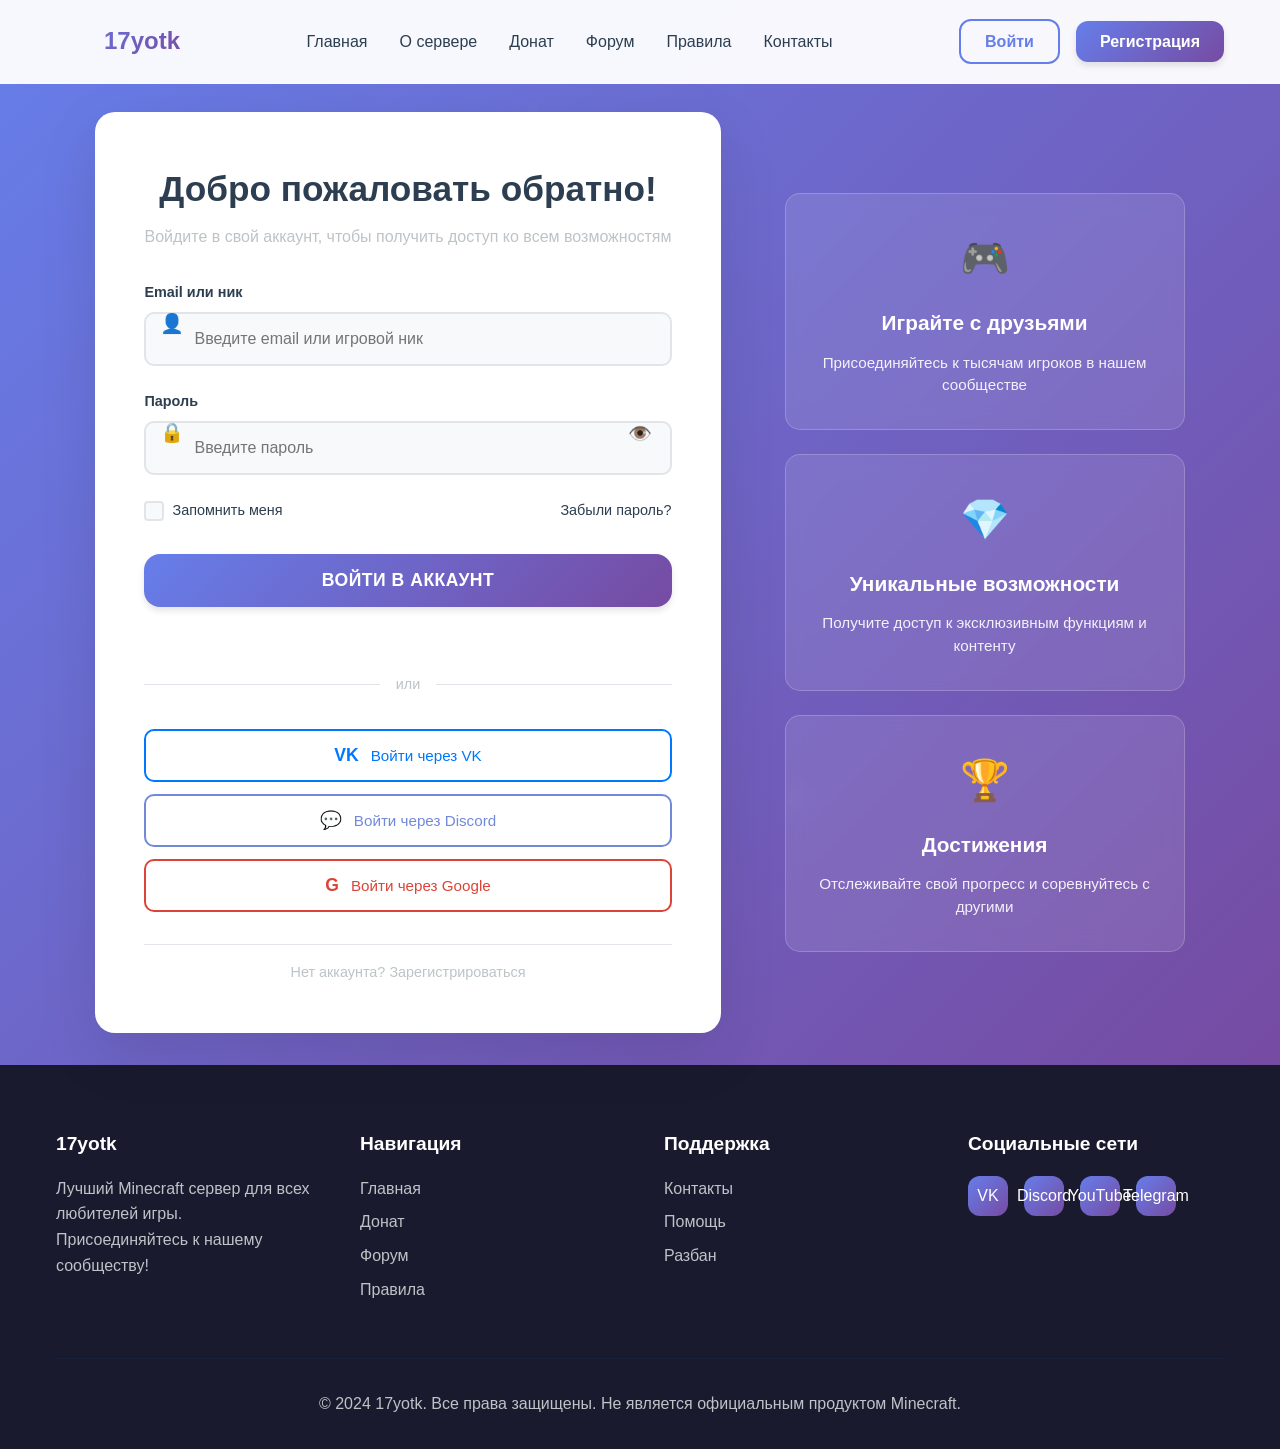
<file: login.html>
<!DOCTYPE html>
<html lang="ru">
<head>
    <meta charset="UTF-8">
    <meta name="viewport" content="width=device-width, initial-scale=1.0">
    <title>Вход - 17yotk</title>
    <meta name="description" content="Войдите в свой аккаунт на сервере 17yotk">
    <link rel="stylesheet" href="style.css">
    <link rel="stylesheet" href="css/auth.css">
    <link rel="icon" href="favicon.ico">
</head>
<body>
    <header class="header">
        <nav class="nav">
            <div class="nav-container">
                <div class="nav-logo">
                    <div class="logo-icon">🎮</div>
                    <span class="logo-text">17yotk</span>
                </div>
                <ul class="nav-menu">
                    <li><a href="index.html" class="nav-link">Главная</a></li>
                    <li><a href="index.html#about" class="nav-link">О сервере</a></li>
                    <li><a href="donate.html" class="nav-link">Донат</a></li>
                    <li><a href="forum.html" class="nav-link">Форум</a></li>
                    <li><a href="rules.html" class="nav-link">Правила</a></li>
                    <li><a href="contact.html" class="nav-link">Контакты</a></li>
                </ul>
                <div class="nav-auth">
                    <a href="login.html" class="btn btn-outline active">Войти</a>
                    <a href="register.html" class="btn btn-primary">Регистрация</a>
                </div>
                <div class="hamburger">
                    <span></span>
                    <span></span>
                    <span></span>
                </div>
            </div>
        </nav>
    </header>

    <main class="auth-main">
        <div class="auth-container">
            <div class="auth-form-container">
                <div class="auth-header">
                    <h1>Добро пожаловать обратно!</h1>
                    <p>Войдите в свой аккаунт, чтобы получить доступ ко всем возможностям</p>
                </div>

                <form class="auth-form" id="login-form">
                    <div class="form-group">
                        <label for="login-email">Email или ник</label>
                        <input type="text" id="login-email" name="login" class="form-input" required 
                               placeholder="Введите email или игровой ник">
                        <div class="input-icon">👤</div>
                    </div>

                    <div class="form-group">
                        <label for="password">Пароль</label>
                        <input type="password" id="password" name="password" class="form-input" required 
                               placeholder="Введите пароль">
                        <div class="input-icon">🔒</div>
                        <button type="button" class="password-toggle" onclick="togglePassword('password')">👁️</button>
                    </div>

                    <div class="form-options">
                        <label class="checkbox-container">
                            <input type="checkbox" name="remember" id="remember">
                            <span class="checkmark"></span>
                            Запомнить меня
                        </label>
                        <a href="forgot-password.html" class="forgot-link">Забыли пароль?</a>
                    </div>

                    <button type="submit" class="btn btn-primary btn-large auth-submit">
                        Войти в аккаунт
                    </button>

                    <div class="auth-divider">
                        <span>или</span>
                    </div>

                    <div class="social-auth">
                        <button type="button" class="btn-social btn-social-vk" onclick="socialLogin('vk')">
                            <span class="social-icon">VK</span>
                            Войти через VK
                        </button>
                        <button type="button" class="btn-social btn-social-discord" onclick="socialLogin('discord')">
                            <span class="social-icon">💬</span>
                            Войти через Discord
                        </button>
                        <button type="button" class="btn-social btn-social-google" onclick="socialLogin('google')">
                            <span class="social-icon">G</span>
                            Войти через Google
                        </button>
                    </div>
                </form>

                <div class="auth-footer">
                    <p>Нет аккаунта? <a href="register.html">Зарегистрироваться</a></p>
                </div>
            </div>

            <div class="auth-info">
                <div class="info-card">
                    <div class="info-icon">🎮</div>
                    <h3>Играйте с друзьями</h3>
                    <p>Присоединяйтесь к тысячам игроков в нашем сообществе</p>
                </div>
                <div class="info-card">
                    <div class="info-icon">💎</div>
                    <h3>Уникальные возможности</h3>
                    <p>Получите доступ к эксклюзивным функциям и контенту</p>
                </div>
                <div class="info-card">
                    <div class="info-icon">🏆</div>
                    <h3>Достижения</h3>
                    <p>Отслеживайте свой прогресс и соревнуйтесь с другими</p>
                </div>
            </div>
        </div>

        <!-- Two-Factor Authentication Modal -->
        <div id="2fa-modal" class="modal" style="display: none;">
            <div class="modal-overlay" onclick="close2FAModal()"></div>
            <div class="modal-content">
                <div class="modal-header">
                    <h3>Двухфакторная аутентификация</h3>
                    <button class="modal-close" onclick="close2FAModal()">&times;</button>
                </div>
                <div class="modal-body">
                    <p>Введите код из приложения аутентификатора:</p>
                    <div class="verification-code">
                        <input type="text" maxlength="1" class="code-input" oninput="moveToNext(this, 0)">
                        <input type="text" maxlength="1" class="code-input" oninput="moveToNext(this, 1)">
                        <input type="text" maxlength="1" class="code-input" oninput="moveToNext(this, 2)">
                        <input type="text" maxlength="1" class="code-input" oninput="moveToNext(this, 3)">
                        <input type="text" maxlength="1" class="code-input" oninput="moveToNext(this, 4)">
                        <input type="text" maxlength="1" class="code-input" oninput="moveToNext(this, 5)">
                    </div>
                    <div class="verification-help">
                        <p>Не получили код? <a href="#" onclick="resend2FACode()">Отправить повторно</a></p>
                    </div>
                </div>
                <div class="modal-footer">
                    <button class="btn btn-secondary" onclick="close2FAModal()">Отмена</button>
                    <button class="btn btn-primary" onclick="verify2FA()">Подтвердить</button>
                </div>
            </div>
        </div>
    </main>

    <footer class="footer">
        <div class="container">
            <div class="footer-content">
                <div class="footer-section">
                    <h4>17yotk</h4>
                    <p>Лучший Minecraft сервер для всех любителей игры. Присоединяйтесь к нашему сообществу!</p>
                </div>
                <div class="footer-section">
                    <h4>Навигация</h4>
                    <ul>
                        <li><a href="index.html">Главная</a></li>
                        <li><a href="donate.html">Донат</a></li>
                        <li><a href="forum.html">Форум</a></li>
                        <li><a href="rules.html">Правила</a></li>
                    </ul>
                </div>
                <div class="footer-section">
                    <h4>Поддержка</h4>
                    <ul>
                        <li><a href="contact.html">Контакты</a></li>
                        <li><a href="help.html">Помощь</a></li>
                        <li><a href="ban-appeal.html">Разбан</a></li>
                    </ul>
                </div>
                <div class="footer-section">
                    <h4>Социальные сети</h4>
                    <div class="social-links">
                        <a href="#" class="social-link">VK</a>
                        <a href="#" class="social-link">Discord</a>
                        <a href="#" class="social-link">YouTube</a>
                        <a href="#" class="social-link">Telegram</a>
                    </div>
                </div>
            </div>
            <div class="footer-bottom">
                <p>&copy; 2024 17yotk. Все права защищены. Не является официальным продуктом Minecraft.</p>
            </div>
        </div>
    </footer>

    <script src="js/main.js"></script>
    <script src="js/auth.js"></script>
</body>
</html>
</file>
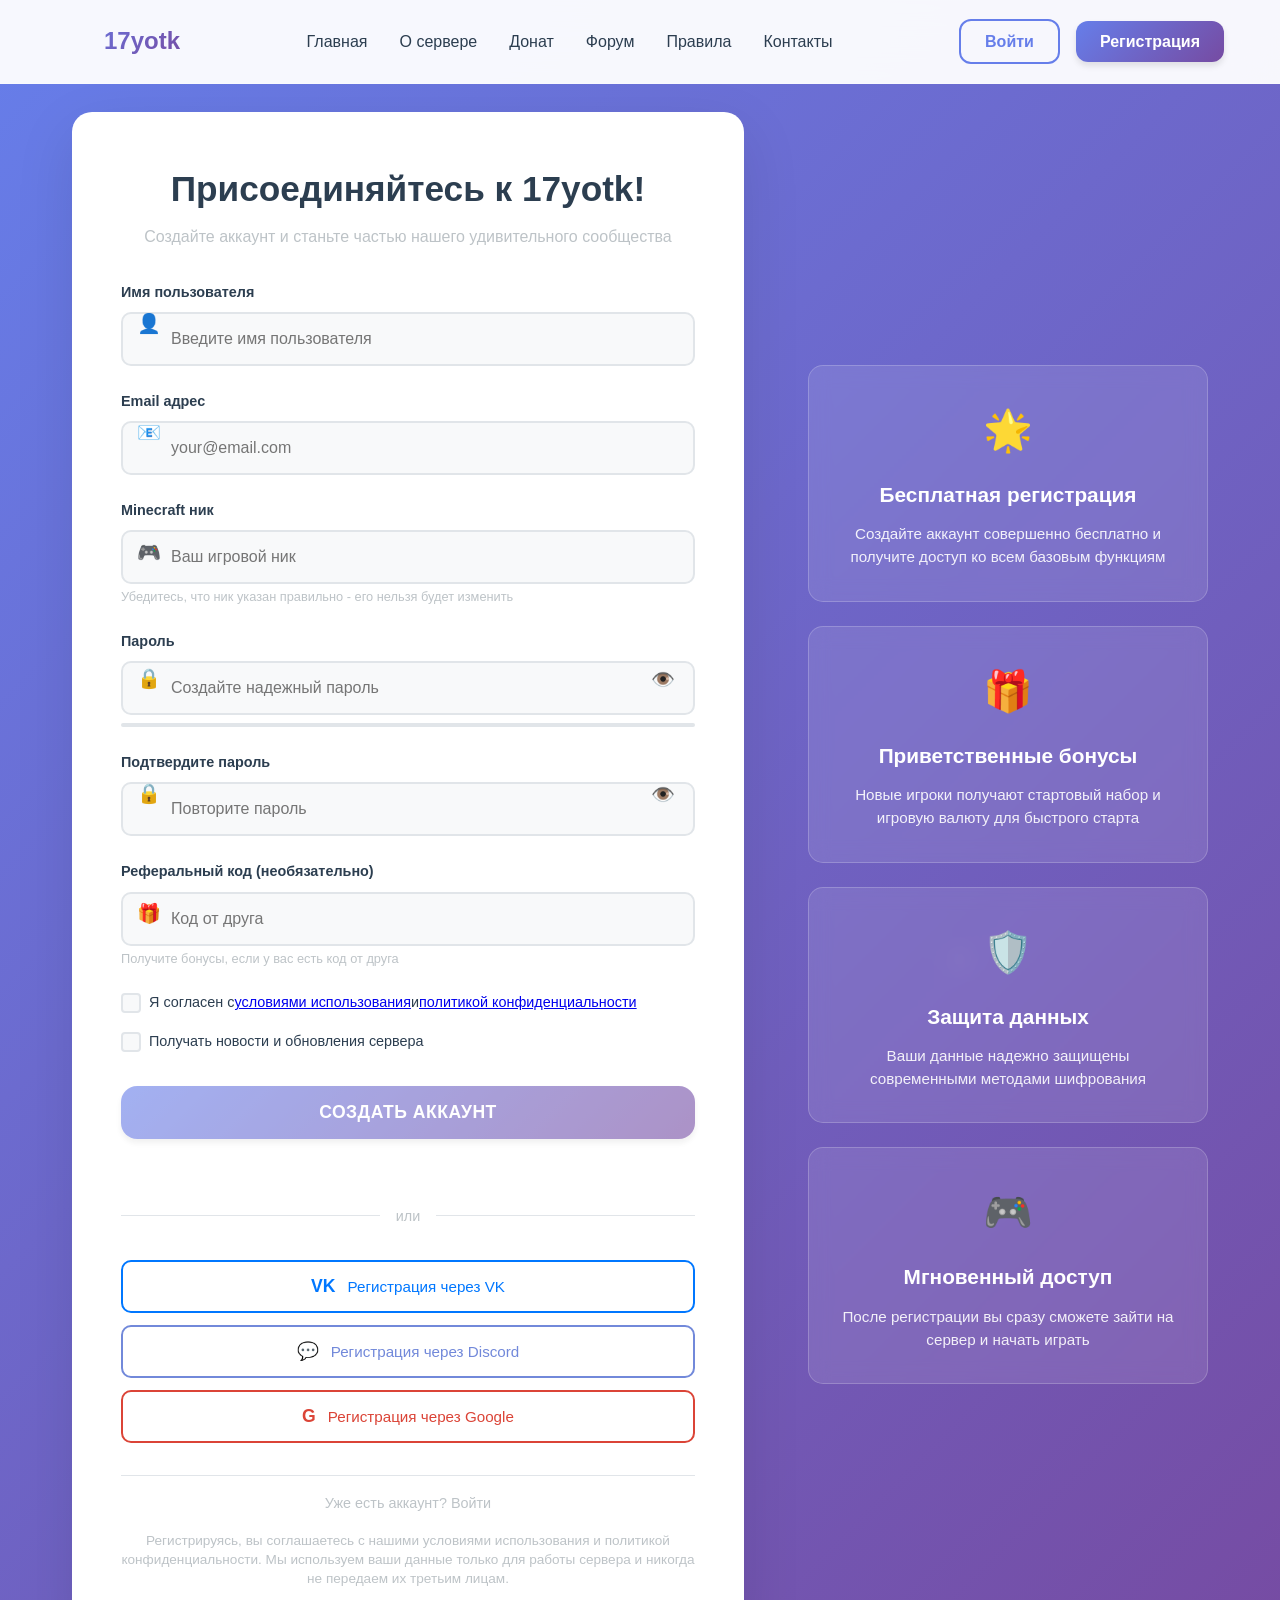
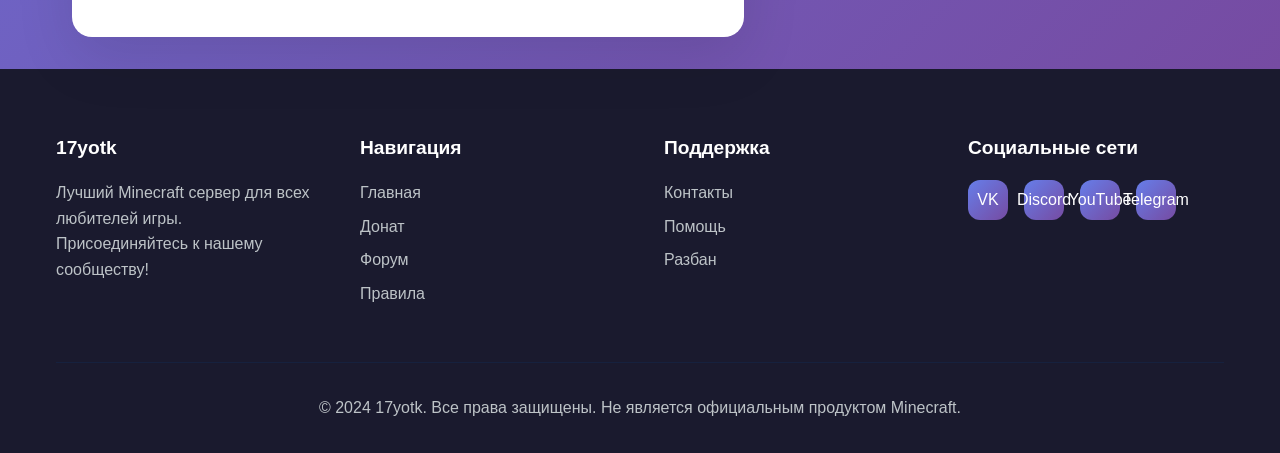
<file: register.html>
<!DOCTYPE html>
<html lang="ru">
<head>
    <meta charset="UTF-8">
    <meta name="viewport" content="width=device-width, initial-scale=1.0">
    <title>Регистрация - 17yotk</title>
    <meta name="description" content="Создайте аккаунт на сервере 17yotk и присоединяйтесь к нашему сообществу">
    <link rel="stylesheet" href="style.css">
    <link rel="stylesheet" href="css/auth.css">
    <link rel="icon" href="favicon.ico">
</head>
<body>
    <header class="header">
        <nav class="nav">
            <div class="nav-container">
                <div class="nav-logo">
                    <div class="logo-icon">🎮</div>
                    <span class="logo-text">17yotk</span>
                </div>
                <ul class="nav-menu">
                    <li><a href="index.html" class="nav-link">Главная</a></li>
                    <li><a href="index.html#about" class="nav-link">О сервере</a></li>
                    <li><a href="donate.html" class="nav-link">Донат</a></li>
                    <li><a href="forum.html" class="nav-link">Форум</a></li>
                    <li><a href="rules.html" class="nav-link">Правила</a></li>
                    <li><a href="contact.html" class="nav-link">Контакты</a></li>
                </ul>
                <div class="nav-auth">
                    <a href="login.html" class="btn btn-outline">Войти</a>
                    <a href="register.html" class="btn btn-primary active">Регистрация</a>
                </div>
                <div class="hamburger">
                    <span></span>
                    <span></span>
                    <span></span>
                </div>
            </div>
        </nav>
    </header>

    <main class="auth-main">
        <div class="auth-container">
            <div class="auth-form-container">
                <div class="auth-header">
                    <h1>Присоединяйтесь к 17yotk!</h1>
                    <p>Создайте аккаунт и станьте частью нашего удивительного сообщества</p>
                </div>

                <form class="auth-form" id="register-form">
                    <div class="form-group">
                        <label for="username">Имя пользователя</label>
                        <input type="text" id="username" name="username" class="form-input" required 
                               placeholder="Введите имя пользователя" minlength="3" maxlength="20">
                        <div class="input-icon">👤</div>
                    </div>

                    <div class="form-group">
                        <label for="email">Email адрес</label>
                        <input type="email" id="email" name="email" class="form-input" required 
                               placeholder="your@email.com">
                        <div class="input-icon">📧</div>
                    </div>

                    <div class="form-group">
                        <label for="minecraft-nick">Minecraft ник</label>
                        <input type="text" id="minecraft-nick" name="minecraft-nick" class="form-input" required 
                               placeholder="Ваш игровой ник" minlength="3" maxlength="16">
                        <div class="input-icon">🎮</div>
                        <div class="field-hint">Убедитесь, что ник указан правильно - его нельзя будет изменить</div>
                    </div>

                    <div class="form-group">
                        <label for="reg-password">Пароль</label>
                        <input type="password" id="reg-password" name="password" class="form-input" required 
                               placeholder="Создайте надежный пароль" minlength="6">
                        <div class="input-icon">🔒</div>
                        <button type="button" class="password-toggle" onclick="togglePassword('reg-password')">👁️</button>
                        <div class="password-strength">
                            <div class="strength-bar">
                                <div class="strength-fill"></div>
                            </div>
                            <div class="strength-text"></div>
                        </div>
                    </div>

                    <div class="form-group">
                        <label for="confirm-password">Подтвердите пароль</label>
                        <input type="password" id="confirm-password" name="confirm-password" class="form-input" required 
                               placeholder="Повторите пароль">
                        <div class="input-icon">🔒</div>
                        <button type="button" class="password-toggle" onclick="togglePassword('confirm-password')">👁️</button>
                    </div>

                    <div class="form-group">
                        <label for="referral-code">Реферальный код (необязательно)</label>
                        <input type="text" id="referral-code" name="referral-code" class="form-input" 
                               placeholder="Код от друга">
                        <div class="input-icon">🎁</div>
                        <div class="field-hint">Получите бонусы, если у вас есть код от друга</div>
                    </div>

                    <div class="form-options">
                        <label class="checkbox-container">
                            <input type="checkbox" name="agree-terms" id="agree-terms" required>
                            <span class="checkmark"></span>
                            Я согласен с <a href="terms.html" target="_blank">условиями использования</a> 
                            и <a href="privacy.html" target="_blank">политикой конфиденциальности</a>
                        </label>
                        
                        <label class="checkbox-container">
                            <input type="checkbox" name="newsletter" id="newsletter">
                            <span class="checkmark"></span>
                            Получать новости и обновления сервера
                        </label>
                    </div>

                    <button type="submit" class="btn btn-primary btn-large auth-submit">
                        Создать аккаунт
                    </button>

                    <div class="auth-divider">
                        <span>или</span>
                    </div>

                    <div class="social-auth">
                        <button type="button" class="btn-social btn-social-vk" onclick="socialLogin('vk')">
                            <span class="social-icon">VK</span>
                            Регистрация через VK
                        </button>
                        <button type="button" class="btn-social btn-social-discord" onclick="socialLogin('discord')">
                            <span class="social-icon">💬</span>
                            Регистрация через Discord
                        </button>
                        <button type="button" class="btn-social btn-social-google" onclick="socialLogin('google')">
                            <span class="social-icon">G</span>
                            Регистрация через Google
                        </button>
                    </div>
                </form>

                <div class="auth-footer">
                    <p>Уже есть аккаунт? <a href="login.html">Войти</a></p>
                </div>

                <div class="terms-privacy">
                    Регистрируясь, вы соглашаетесь с нашими 
                    <a href="terms.html">условиями использования</a> и 
                    <a href="privacy.html">политикой конфиденциальности</a>. 
                    Мы используем ваши данные только для работы сервера и никогда не передаем их третьим лицам.
                </div>
            </div>

            <div class="auth-info">
                <div class="info-card">
                    <div class="info-icon">🌟</div>
                    <h3>Бесплатная регистрация</h3>
                    <p>Создайте аккаунт совершенно бесплатно и получите доступ ко всем базовым функциям</p>
                </div>
                <div class="info-card">
                    <div class="info-icon">🎁</div>
                    <h3>Приветственные бонусы</h3>
                    <p>Новые игроки получают стартовый набор и игровую валюту для быстрого старта</p>
                </div>
                <div class="info-card">
                    <div class="info-icon">🛡️</div>
                    <h3>Защита данных</h3>
                    <p>Ваши данные надежно защищены современными методами шифрования</p>
                </div>
                <div class="info-card">
                    <div class="info-icon">🎮</div>
                    <h3>Мгновенный доступ</h3>
                    <p>После регистрации вы сразу сможете зайти на сервер и начать играть</p>
                </div>
            </div>
        </div>

        <!-- Email Verification Modal -->
        <div id="email-verification-modal" class="modal" style="display: none;">
            <div class="modal-overlay" onclick="closeEmailModal()"></div>
            <div class="modal-content">
                <div class="modal-header">
                    <h3>Подтвердите email</h3>
                    <button class="modal-close" onclick="closeEmailModal()">&times;</button>
                </div>
                <div class="modal-body">
                    <div class="verification-success">
                        <div class="success-icon">✅</div>
                        <h4>Регистрация почти завершена!</h4>
                        <p>Мы отправили письмо с подтверждением на ваш email адрес. Перейдите по ссылке в письме, чтобы активировать аккаунт.</p>
                        <div class="email-tips">
                            <h5>Не получили письмо?</h5>
                            <ul>
                                <li>Проверьте папку "Спам" или "Нежелательная почта"</li>
                                <li>Убедитесь, что указали правильный email адрес</li>
                                <li>Письмо может идти до 10 минут</li>
                            </ul>
                        </div>
                    </div>
                </div>
                <div class="modal-footer">
                    <button class="btn btn-secondary" onclick="resendEmail()">Отправить повторно</button>
                    <button class="btn btn-primary" onclick="closeEmailModal()">Понятно</button>
                </div>
            </div>
        </div>
    </main>

    <footer class="footer">
        <div class="container">
            <div class="footer-content">
                <div class="footer-section">
                    <h4>17yotk</h4>
                    <p>Лучший Minecraft сервер для всех любителей игры. Присоединяйтесь к нашему сообществу!</p>
                </div>
                <div class="footer-section">
                    <h4>Навигация</h4>
                    <ul>
                        <li><a href="index.html">Главная</a></li>
                        <li><a href="donate.html">Донат</a></li>
                        <li><a href="forum.html">Форум</a></li>
                        <li><a href="rules.html">Правила</a></li>
                    </ul>
                </div>
                <div class="footer-section">
                    <h4>Поддержка</h4>
                    <ul>
                        <li><a href="contact.html">Контакты</a></li>
                        <li><a href="help.html">Помощь</a></li>
                        <li><a href="ban-appeal.html">Разбан</a></li>
                    </ul>
                </div>
                <div class="footer-section">
                    <h4>Социальные сети</h4>
                    <div class="social-links">
                        <a href="#" class="social-link">VK</a>
                        <a href="#" class="social-link">Discord</a>
                        <a href="#" class="social-link">YouTube</a>
                        <a href="#" class="social-link">Telegram</a>
                    </div>
                </div>
            </div>
            <div class="footer-bottom">
                <p>&copy; 2024 17yotk. Все права защищены. Не является официальным продуктом Minecraft.</p>
            </div>
        </div>
    </footer>

    <script src="js/main.js"></script>
    <script src="js/auth.js"></script>
    <script src="js/register.js"></script>
</body>
</html>
</file>
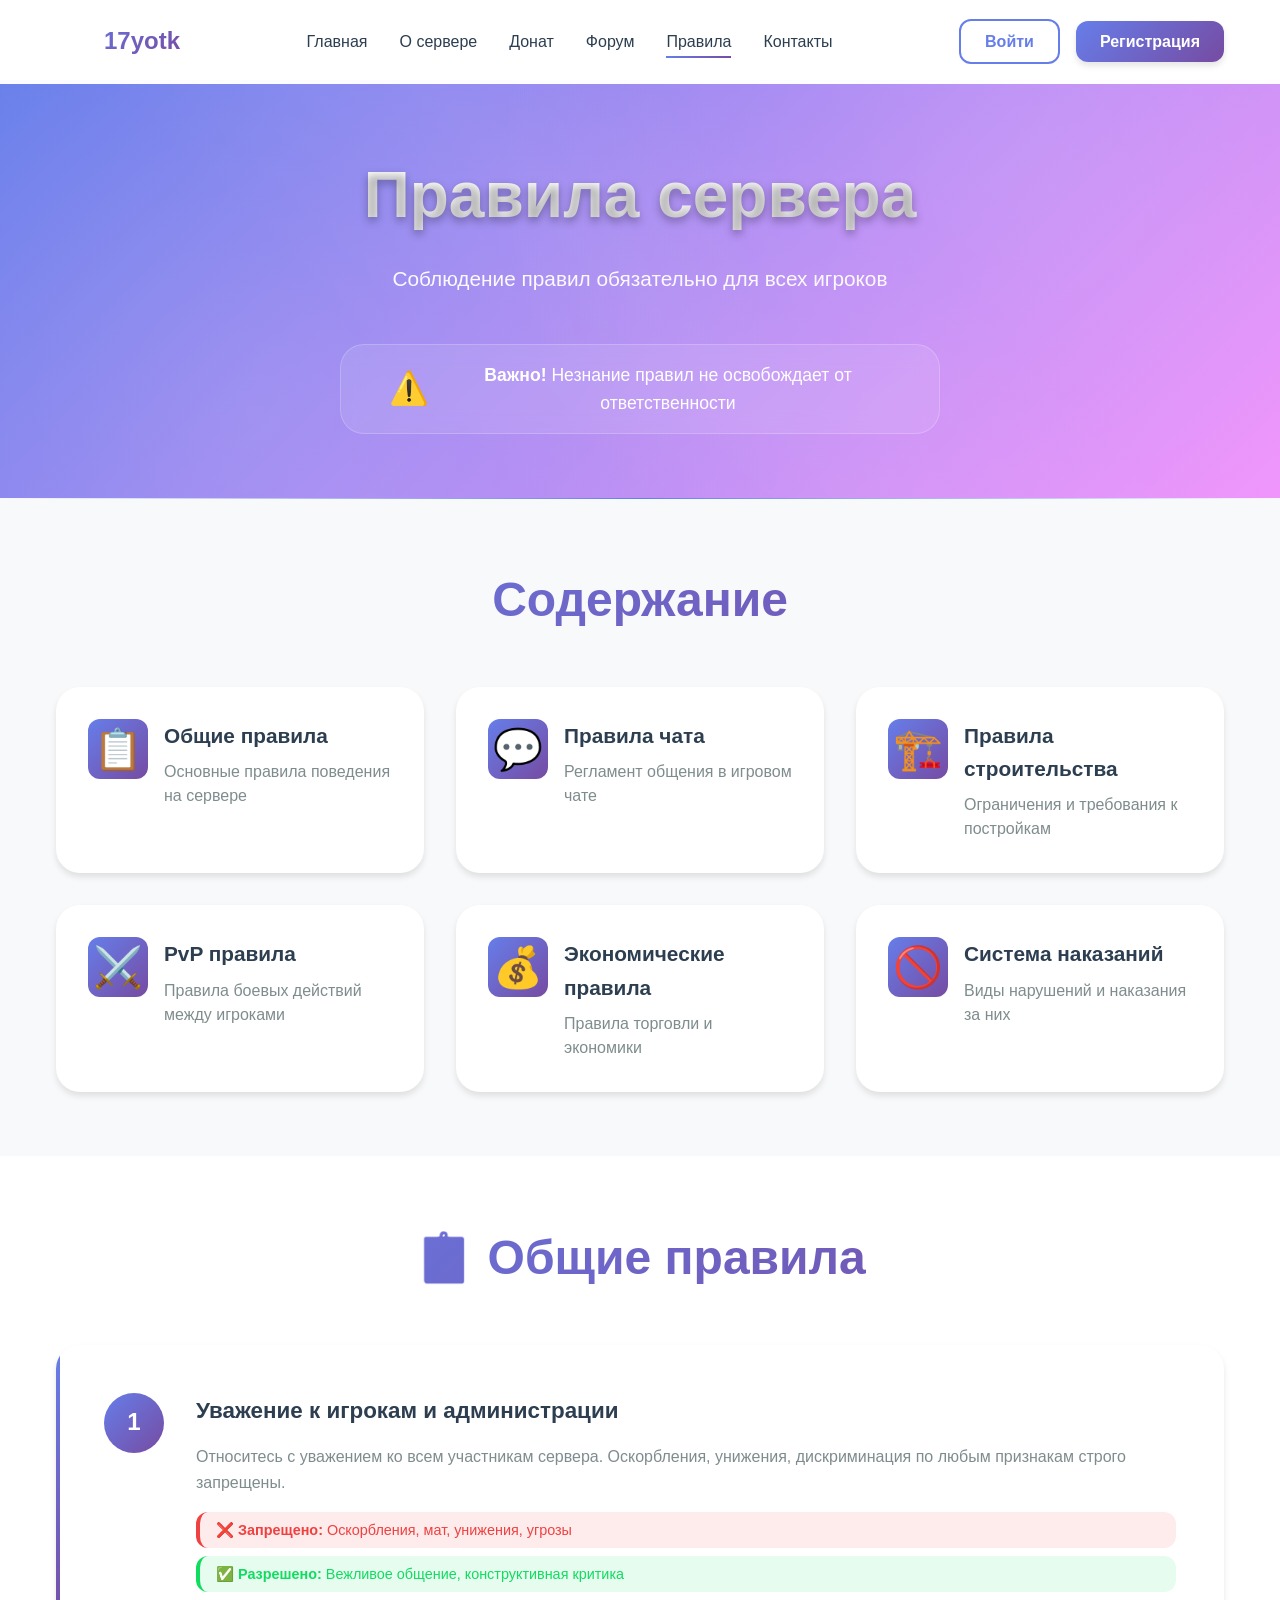
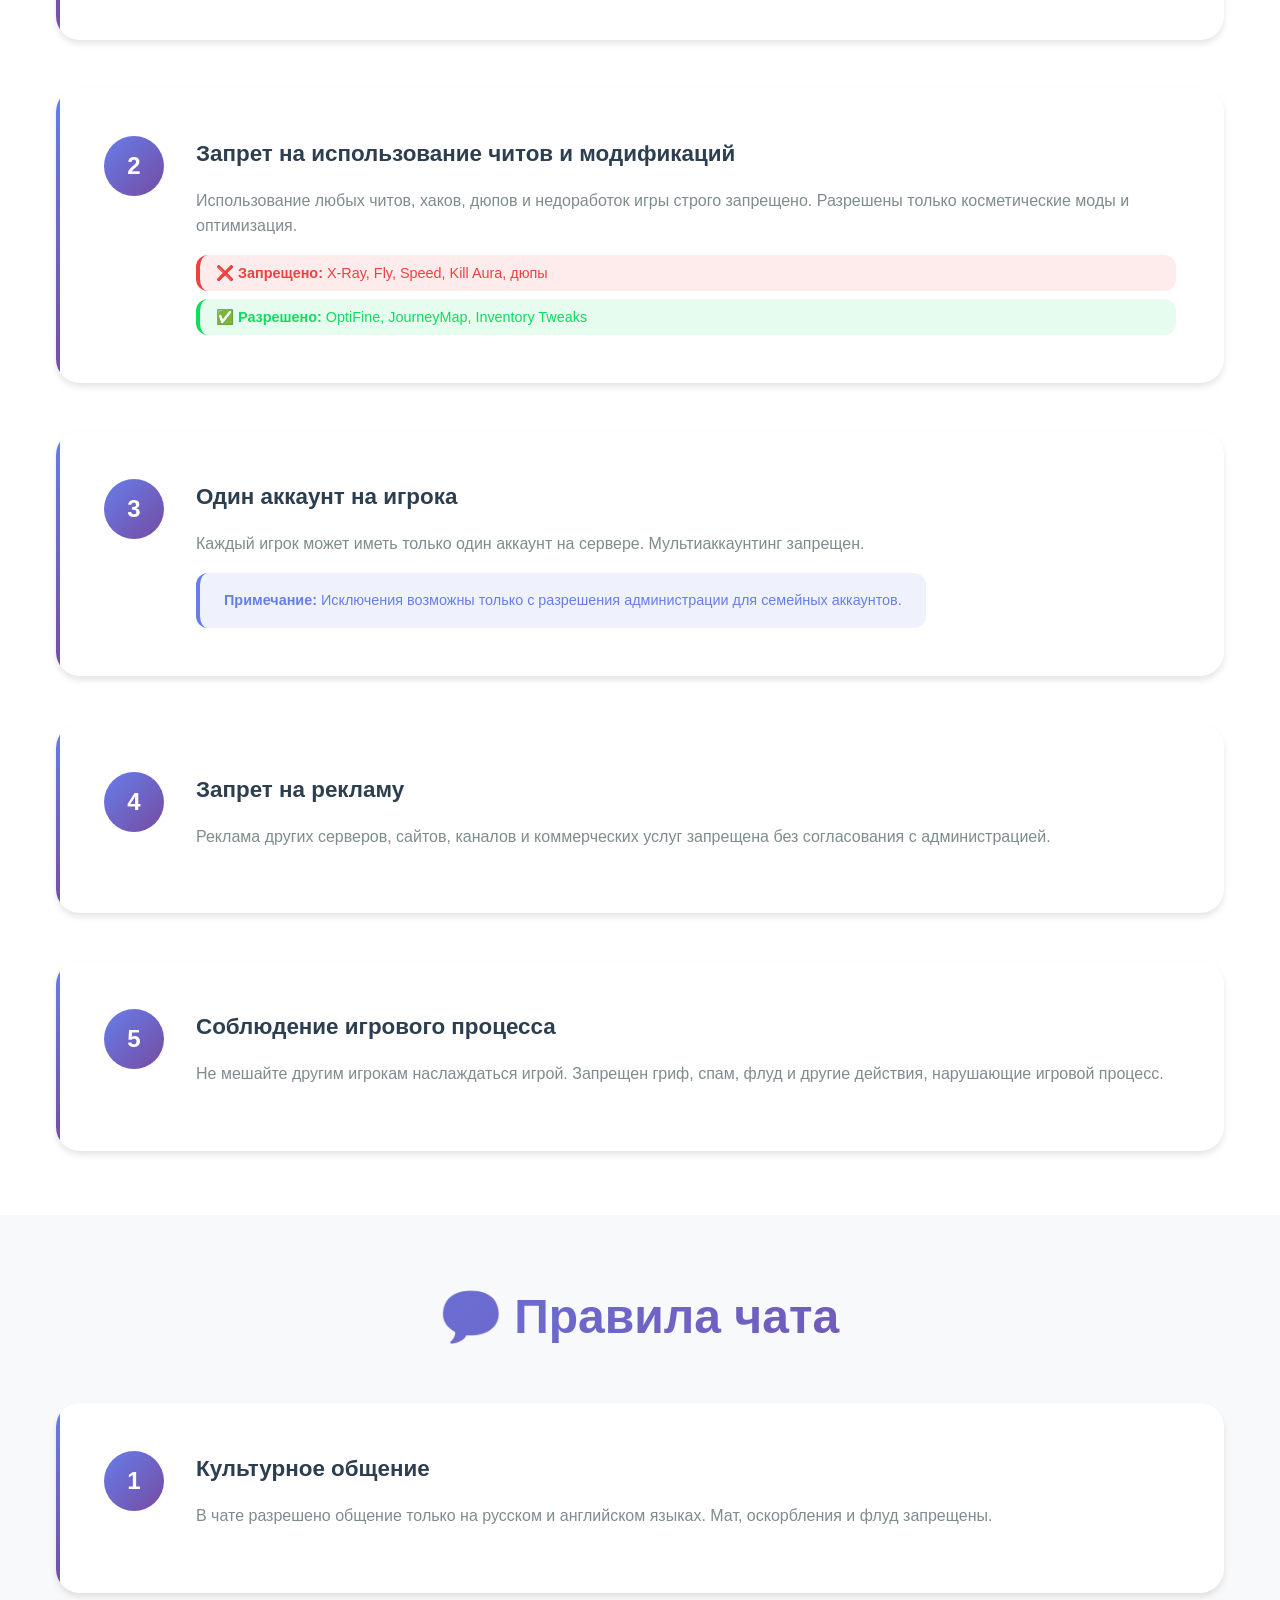
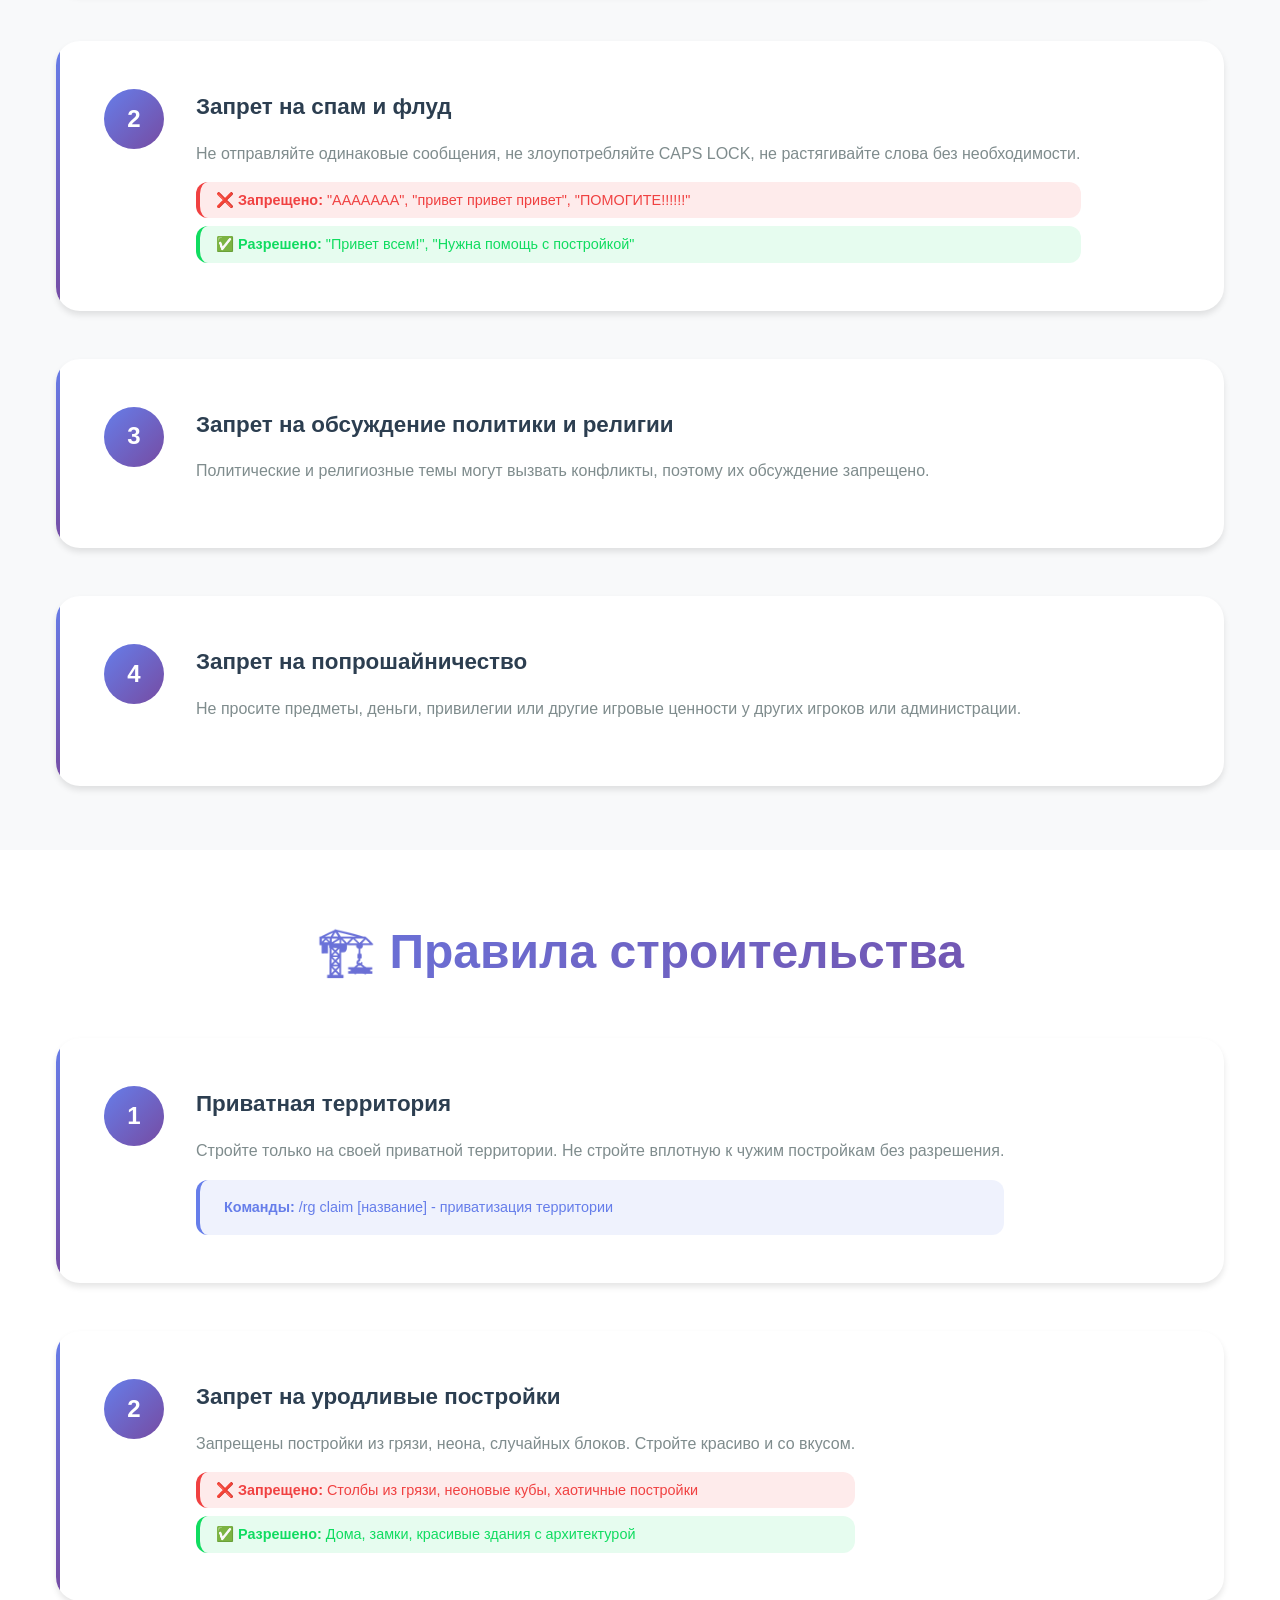
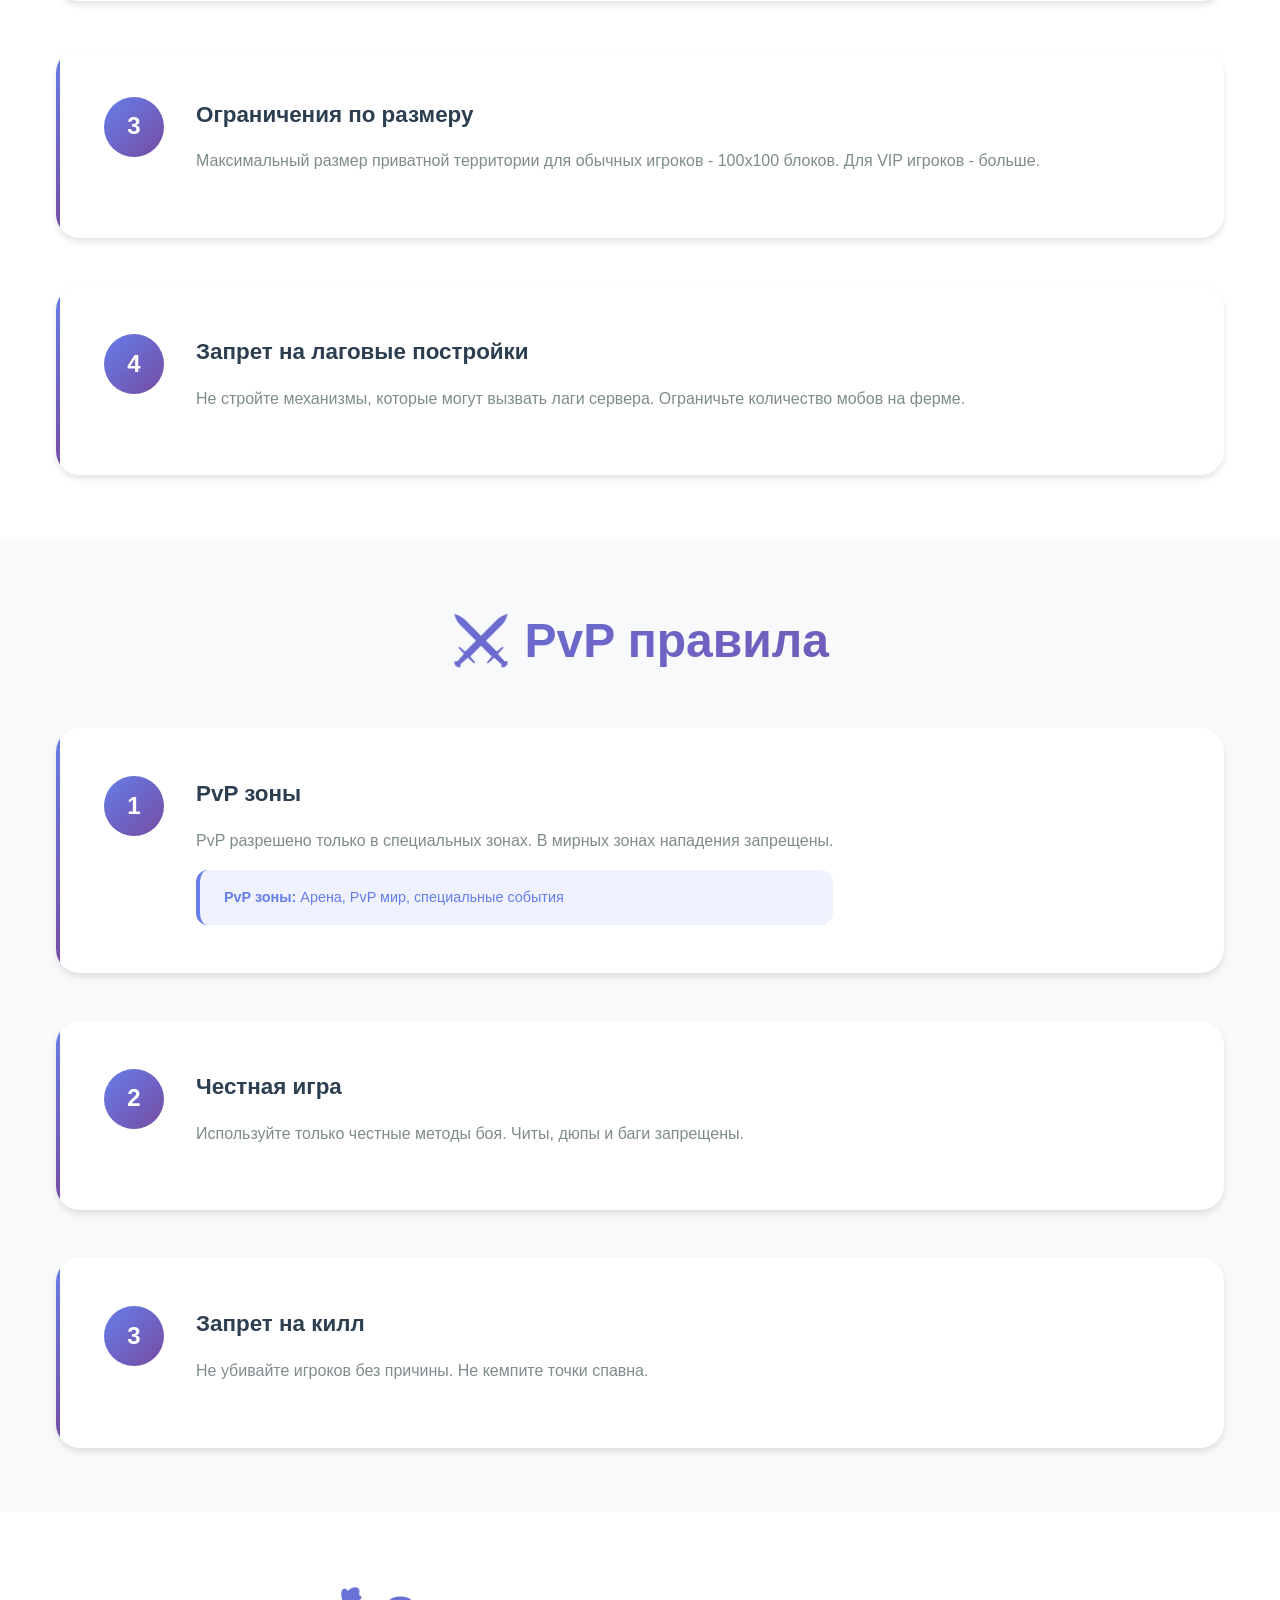
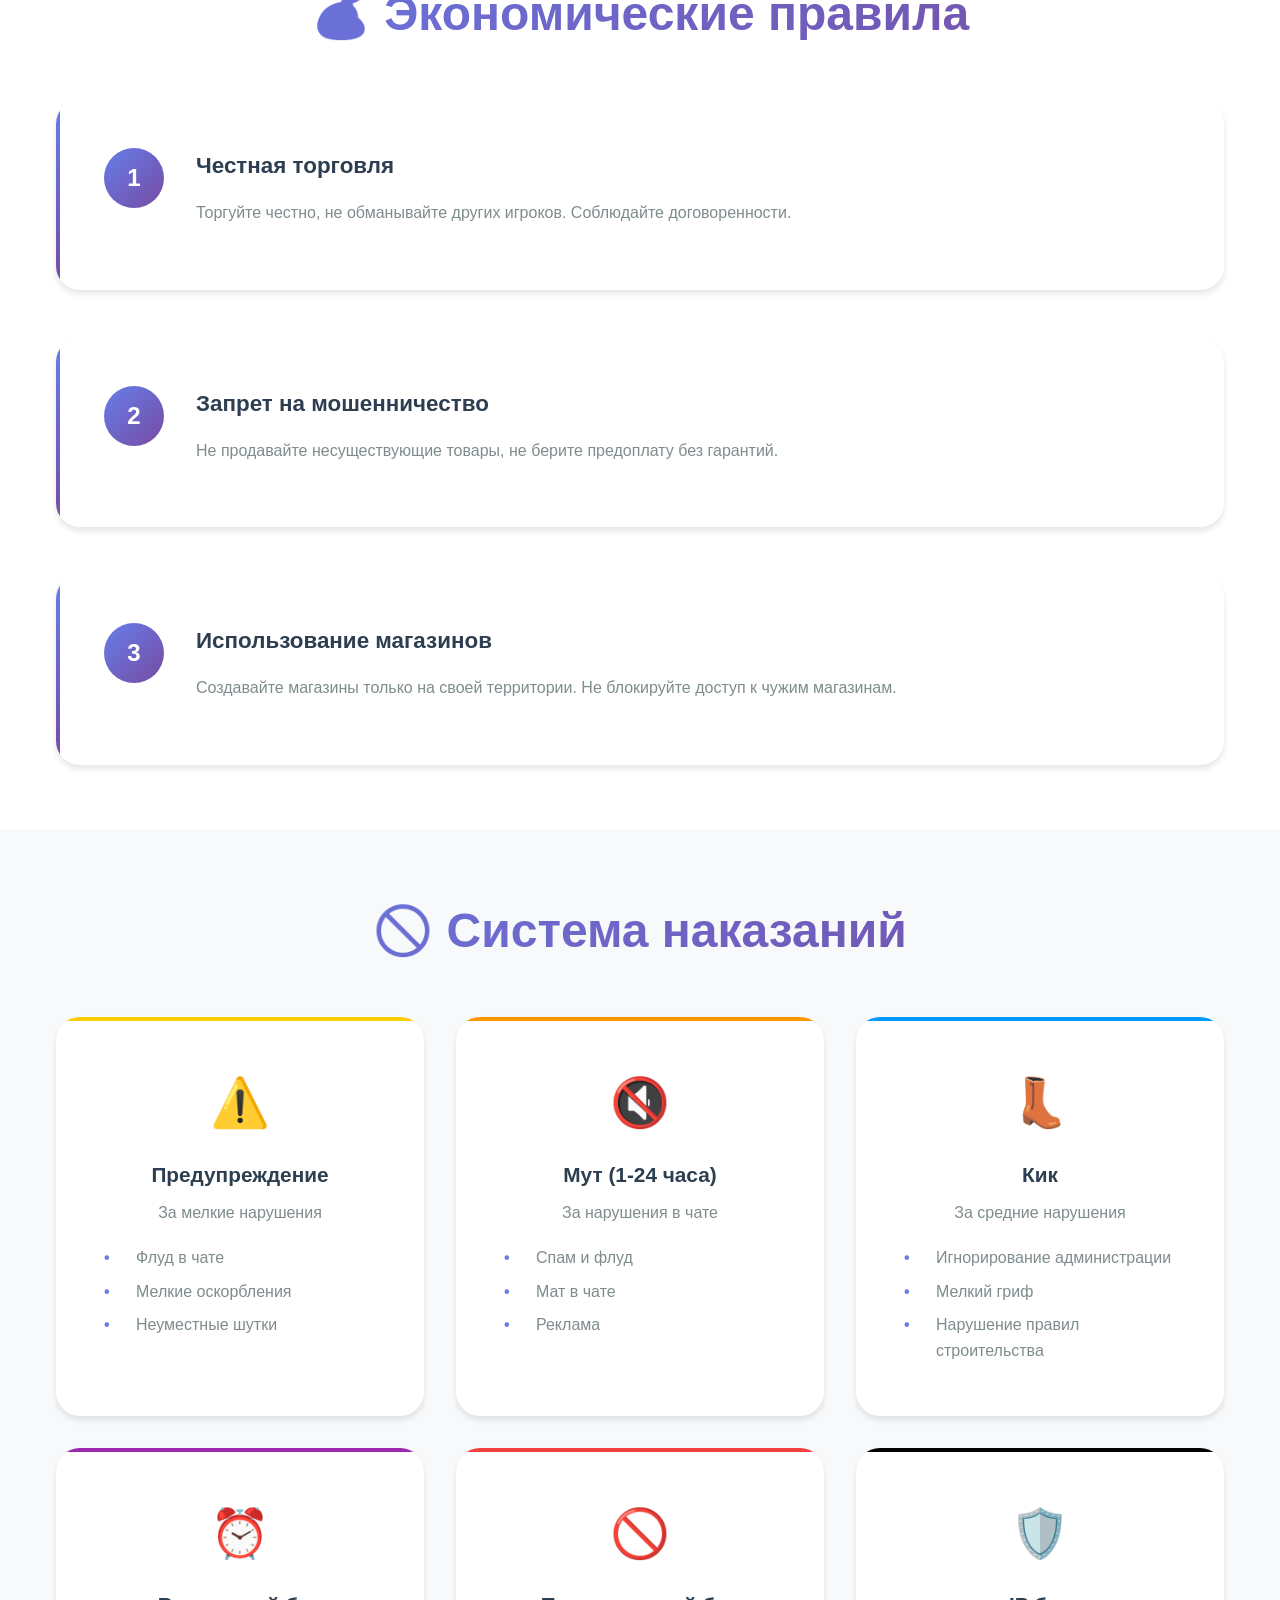
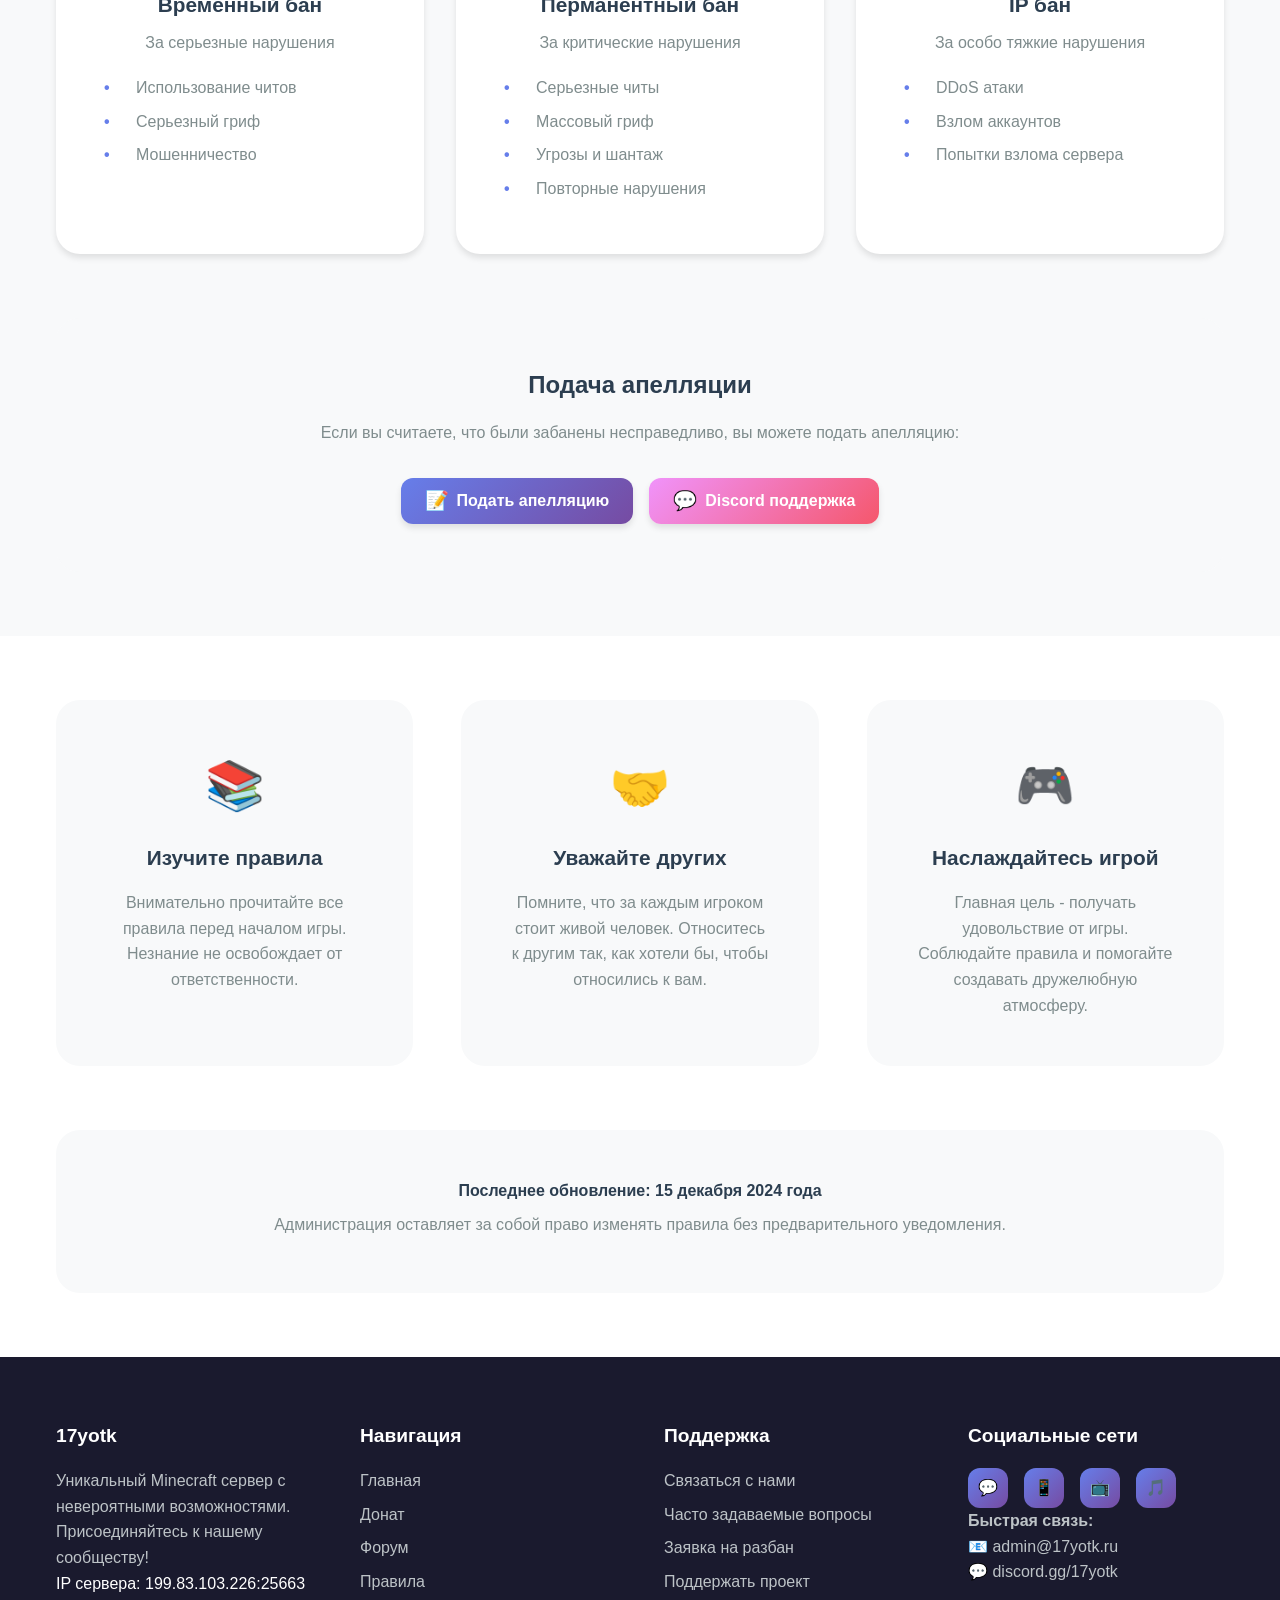
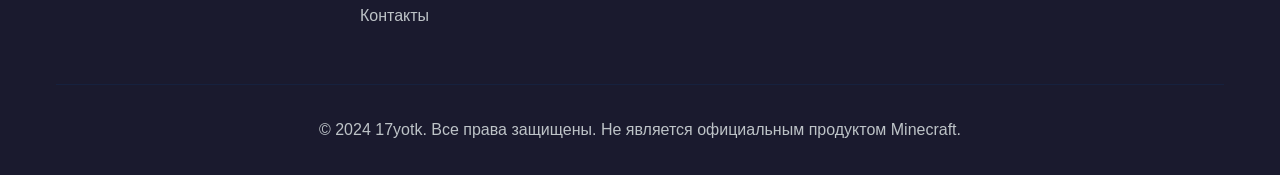
<file: rules.html>
<!DOCTYPE html>
<html lang="ru">
<head>
    <meta charset="UTF-8">
    <meta name="viewport" content="width=device-width, initial-scale=1.0">
    <title>Правила сервера - 17yotk</title>
    <meta name="description" content="Правила и регламент сервера 17yotk - обязательные к соблюдению для всех игроков">
    <link rel="stylesheet" href="style.css">
    <link rel="stylesheet" href="css/rules.css">
    <link rel="icon" href="favicon.ico">
</head>
<body>
    <header class="header">
        <nav class="nav">
            <div class="nav-container">
                <div class="nav-logo">
                    <div class="logo-icon">🎮</div>
                    <span class="logo-text">17yotk</span>
                </div>
                <ul class="nav-menu">
                    <li><a href="index.html" class="nav-link">Главная</a></li>
                    <li><a href="index.html#about" class="nav-link">О сервере</a></li>
                    <li><a href="donate.html" class="nav-link">Донат</a></li>
                    <li><a href="forum.html" class="nav-link">Форум</a></li>
                    <li><a href="rules.html" class="nav-link active">Правила</a></li>
                    <li><a href="contact.html" class="nav-link">Контакты</a></li>
                </ul>
                <div class="nav-auth">
                    <a href="login.html" class="btn btn-outline">Войти</a>
                    <a href="register.html" class="btn btn-primary">Регистрация</a>
                </div>
                <div class="hamburger">
                    <span></span>
                    <span></span>
                    <span></span>
                </div>
            </div>
        </nav>
    </header>

    <main class="rules-main">
        <!-- Rules Hero -->
        <section class="rules-hero">
            <div class="container">
                <div class="hero-content">
                    <h1 class="hero-title">Правила сервера 17yotk</h1>
                    <p class="hero-subtitle">Соблюдение правил обязательно для всех игроков</p>
                    <div class="hero-warning">
                        <div class="warning-icon">⚠️</div>
                        <div class="warning-text">
                            <strong>Важно!</strong> Незнание правил не освобождает от ответственности
                        </div>
                    </div>
                </div>
            </div>
        </section>

        <!-- Table of Contents -->
        <section class="toc-section">
            <div class="container">
                <h2 class="section-title">Содержание</h2>
                <div class="toc-grid">
                    <a href="#general" class="toc-item">
                        <div class="toc-icon">📋</div>
                        <div class="toc-content">
                            <h3>Общие правила</h3>
                            <p>Основные правила поведения на сервере</p>
                        </div>
                    </a>
                    <a href="#chat" class="toc-item">
                        <div class="toc-icon">💬</div>
                        <div class="toc-content">
                            <h3>Правила чата</h3>
                            <p>Регламент общения в игровом чате</p>
                        </div>
                    </a>
                    <a href="#building" class="toc-item">
                        <div class="toc-icon">🏗️</div>
                        <div class="toc-content">
                            <h3>Правила строительства</h3>
                            <p>Ограничения и требования к постройкам</p>
                        </div>
                    </a>
                    <a href="#pvp" class="toc-item">
                        <div class="toc-icon">⚔️</div>
                        <div class="toc-content">
                            <h3>PvP правила</h3>
                            <p>Правила боевых действий между игроками</p>
                        </div>
                    </a>
                    <a href="#economy" class="toc-item">
                        <div class="toc-icon">💰</div>
                        <div class="toc-content">
                            <h3>Экономические правила</h3>
                            <p>Правила торговли и экономики</p>
                        </div>
                    </a>
                    <a href="#punishments" class="toc-item">
                        <div class="toc-icon">🚫</div>
                        <div class="toc-content">
                            <h3>Система наказаний</h3>
                            <p>Виды нарушений и наказания за них</p>
                        </div>
                    </a>
                </div>
            </div>
        </section>

        <!-- General Rules -->
        <section id="general" class="rules-section">
            <div class="container">
                <h2 class="section-title">📋 Общие правила</h2>
                <div class="rules-content">
                    <div class="rule-item">
                        <div class="rule-number">1</div>
                        <div class="rule-content">
                            <h3>Уважение к игрокам и администрации</h3>
                            <p>Относитесь с уважением ко всем участникам сервера. Оскорбления, унижения, дискриминация по любым признакам строго запрещены.</p>
                            <div class="rule-examples">
                                <div class="example forbidden">
                                    <strong>❌ Запрещено:</strong> Оскорбления, мат, унижения, угрозы
                                </div>
                                <div class="example allowed">
                                    <strong>✅ Разрешено:</strong> Вежливое общение, конструктивная критика
                                </div>
                            </div>
                        </div>
                    </div>

                    <div class="rule-item">
                        <div class="rule-number">2</div>
                        <div class="rule-content">
                            <h3>Запрет на использование читов и модификаций</h3>
                            <p>Использование любых читов, хаков, дюпов и недоработок игры строго запрещено. Разрешены только косметические моды и оптимизация.</p>
                            <div class="rule-examples">
                                <div class="example forbidden">
                                    <strong>❌ Запрещено:</strong> X-Ray, Fly, Speed, Kill Aura, дюпы
                                </div>
                                <div class="example allowed">
                                    <strong>✅ Разрешено:</strong> OptiFine, JourneyMap, Inventory Tweaks
                                </div>
                            </div>
                        </div>
                    </div>

                    <div class="rule-item">
                        <div class="rule-number">3</div>
                        <div class="rule-content">
                            <h3>Один аккаунт на игрока</h3>
                            <p>Каждый игрок может иметь только один аккаунт на сервере. Мультиаккаунтинг запрещен.</p>
                            <div class="rule-note">
                                <strong>Примечание:</strong> Исключения возможны только с разрешения администрации для семейных аккаунтов.
                            </div>
                        </div>
                    </div>

                    <div class="rule-item">
                        <div class="rule-number">4</div>
                        <div class="rule-content">
                            <h3>Запрет на рекламу</h3>
                            <p>Реклама других серверов, сайтов, каналов и коммерческих услуг запрещена без согласования с администрацией.</p>
                        </div>
                    </div>

                    <div class="rule-item">
                        <div class="rule-number">5</div>
                        <div class="rule-content">
                            <h3>Соблюдение игрового процесса</h3>
                            <p>Не мешайте другим игрокам наслаждаться игрой. Запрещен гриф, спам, флуд и другие действия, нарушающие игровой процесс.</p>
                        </div>
                    </div>
                </div>
            </div>
        </section>

        <!-- Chat Rules -->
        <section id="chat" class="rules-section">
            <div class="container">
                <h2 class="section-title">💬 Правила чата</h2>
                <div class="rules-content">
                    <div class="rule-item">
                        <div class="rule-number">1</div>
                        <div class="rule-content">
                            <h3>Культурное общение</h3>
                            <p>В чате разрешено общение только на русском и английском языках. Мат, оскорбления и флуд запрещены.</p>
                        </div>
                    </div>

                    <div class="rule-item">
                        <div class="rule-number">2</div>
                        <div class="rule-content">
                            <h3>Запрет на спам и флуд</h3>
                            <p>Не отправляйте одинаковые сообщения, не злоупотребляйте CAPS LOCK, не растягивайте слова без необходимости.</p>
                            <div class="rule-examples">
                                <div class="example forbidden">
                                    <strong>❌ Запрещено:</strong> "ААААААА", "привет привет привет", "ПОМОГИТЕ!!!!!!"
                                </div>
                                <div class="example allowed">
                                    <strong>✅ Разрешено:</strong> "Привет всем!", "Нужна помощь с постройкой"
                                </div>
                            </div>
                        </div>
                    </div>

                    <div class="rule-item">
                        <div class="rule-number">3</div>
                        <div class="rule-content">
                            <h3>Запрет на обсуждение политики и религии</h3>
                            <p>Политические и религиозные темы могут вызвать конфликты, поэтому их обсуждение запрещено.</p>
                        </div>
                    </div>

                    <div class="rule-item">
                        <div class="rule-number">4</div>
                        <div class="rule-content">
                            <h3>Запрет на попрошайничество</h3>
                            <p>Не просите предметы, деньги, привилегии или другие игровые ценности у других игроков или администрации.</p>
                        </div>
                    </div>
                </div>
            </div>
        </section>

        <!-- Building Rules -->
        <section id="building" class="rules-section">
            <div class="container">
                <h2 class="section-title">🏗️ Правила строительства</h2>
                <div class="rules-content">
                    <div class="rule-item">
                        <div class="rule-number">1</div>
                        <div class="rule-content">
                            <h3>Приватная территория</h3>
                            <p>Стройте только на своей приватной территории. Не стройте вплотную к чужим постройкам без разрешения.</p>
                            <div class="rule-note">
                                <strong>Команды:</strong> /rg claim [название] - приватизация территории
                            </div>
                        </div>
                    </div>

                    <div class="rule-item">
                        <div class="rule-number">2</div>
                        <div class="rule-content">
                            <h3>Запрет на уродливые постройки</h3>
                            <p>Запрещены постройки из грязи, неона, случайных блоков. Стройте красиво и со вкусом.</p>
                            <div class="rule-examples">
                                <div class="example forbidden">
                                    <strong>❌ Запрещено:</strong> Столбы из грязи, неоновые кубы, хаотичные постройки
                                </div>
                                <div class="example allowed">
                                    <strong>✅ Разрешено:</strong> Дома, замки, красивые здания с архитектурой
                                </div>
                            </div>
                        </div>
                    </div>

                    <div class="rule-item">
                        <div class="rule-number">3</div>
                        <div class="rule-content">
                            <h3>Ограничения по размеру</h3>
                            <p>Максимальный размер приватной территории для обычных игроков - 100x100 блоков. Для VIP игроков - больше.</p>
                        </div>
                    </div>

                    <div class="rule-item">
                        <div class="rule-number">4</div>
                        <div class="rule-content">
                            <h3>Запрет на лаговые постройки</h3>
                            <p>Не стройте механизмы, которые могут вызвать лаги сервера. Ограничьте количество мобов на ферме.</p>
                        </div>
                    </div>
                </div>
            </div>
        </section>

        <!-- PvP Rules -->
        <section id="pvp" class="rules-section">
            <div class="container">
                <h2 class="section-title">⚔️ PvP правила</h2>
                <div class="rules-content">
                    <div class="rule-item">
                        <div class="rule-number">1</div>
                        <div class="rule-content">
                            <h3>PvP зоны</h3>
                            <p>PvP разрешено только в специальных зонах. В мирных зонах нападения запрещены.</p>
                            <div class="rule-note">
                                <strong>PvP зоны:</strong> Арена, PvP мир, специальные события
                            </div>
                        </div>
                    </div>

                    <div class="rule-item">
                        <div class="rule-number">2</div>
                        <div class="rule-content">
                            <h3>Честная игра</h3>
                            <p>Используйте только честные методы боя. Читы, дюпы и баги запрещены.</p>
                        </div>
                    </div>

                    <div class="rule-item">
                        <div class="rule-number">3</div>
                        <div class="rule-content">
                            <h3>Запрет на килл</h3>
                            <p>Не убивайте игроков без причины. Не кемпите точки спавна.</p>
                        </div>
                    </div>
                </div>
            </div>
        </section>

        <!-- Economy Rules -->
        <section id="economy" class="rules-section">
            <div class="container">
                <h2 class="section-title">💰 Экономические правила</h2>
                <div class="rules-content">
                    <div class="rule-item">
                        <div class="rule-number">1</div>
                        <div class="rule-content">
                            <h3>Честная торговля</h3>
                            <p>Торгуйте честно, не обманывайте других игроков. Соблюдайте договоренности.</p>
                        </div>
                    </div>

                    <div class="rule-item">
                        <div class="rule-number">2</div>
                        <div class="rule-content">
                            <h3>Запрет на мошенничество</h3>
                            <p>Не продавайте несуществующие товары, не берите предоплату без гарантий.</p>
                        </div>
                    </div>

                    <div class="rule-item">
                        <div class="rule-number">3</div>
                        <div class="rule-content">
                            <h3>Использование магазинов</h3>
                            <p>Создавайте магазины только на своей территории. Не блокируйте доступ к чужим магазинам.</p>
                        </div>
                    </div>
                </div>
            </div>
        </section>

        <!-- Punishments -->
        <section id="punishments" class="rules-section">
            <div class="container">
                <h2 class="section-title">🚫 Система наказаний</h2>
                <div class="punishments-grid">
                    <div class="punishment-card warning">
                        <div class="punishment-icon">⚠️</div>
                        <h3>Предупреждение</h3>
                        <p>За мелкие нарушения</p>
                        <ul>
                            <li>Флуд в чате</li>
                            <li>Мелкие оскорбления</li>
                            <li>Неуместные шутки</li>
                        </ul>
                    </div>

                    <div class="punishment-card mute">
                        <div class="punishment-icon">🔇</div>
                        <h3>Мут (1-24 часа)</h3>
                        <p>За нарушения в чате</p>
                        <ul>
                            <li>Спам и флуд</li>
                            <li>Мат в чате</li>
                            <li>Реклама</li>
                        </ul>
                    </div>

                    <div class="punishment-card kick">
                        <div class="punishment-icon">👢</div>
                        <h3>Кик</h3>
                        <p>За средние нарушения</p>
                        <ul>
                            <li>Игнорирование администрации</li>
                            <li>Мелкий гриф</li>
                            <li>Нарушение правил строительства</li>
                        </ul>
                    </div>

                    <div class="punishment-card tempban">
                        <div class="punishment-icon">⏰</div>
                        <h3>Временный бан</h3>
                        <p>За серьезные нарушения</p>
                        <ul>
                            <li>Использование читов</li>
                            <li>Серьезный гриф</li>
                            <li>Мошенничество</li>
                        </ul>
                    </div>

                    <div class="punishment-card ban">
                        <div class="punishment-icon">🚫</div>
                        <h3>Перманентный бан</h3>
                        <p>За критические нарушения</p>
                        <ul>
                            <li>Серьезные читы</li>
                            <li>Массовый гриф</li>
                            <li>Угрозы и шантаж</li>
                            <li>Повторные нарушения</li>
                        </ul>
                    </div>

                    <div class="punishment-card ipban">
                        <div class="punishment-icon">🛡️</div>
                        <h3>IP бан</h3>
                        <p>За особо тяжкие нарушения</p>
                        <ul>
                            <li>DDoS атаки</li>
                            <li>Взлом аккаунтов</li>
                            <li>Попытки взлома сервера</li>
                        </ul>
                    </div>
                </div>

                <div class="appeal-info">
                    <h3>Подача апелляции</h3>
                    <p>Если вы считаете, что были забанены несправедливо, вы можете подать апелляцию:</p>
                    <div class="appeal-methods">
                        <a href="contact.html?subject=unban" class="btn btn-primary">
                            <span class="btn-icon">📝</span>
                            Подать апелляцию
                        </a>
                        <a href="#" class="btn btn-secondary" onclick="joinDiscord()">
                            <span class="btn-icon">💬</span>
                            Discord поддержка
                        </a>
                    </div>
                </div>
            </div>
        </section>

        <!-- Additional Info -->
        <section class="additional-info">
            <div class="container">
                <div class="info-grid">
                    <div class="info-card">
                        <div class="info-icon">📚</div>
                        <h3>Изучите правила</h3>
                        <p>Внимательно прочитайте все правила перед началом игры. Незнание не освобождает от ответственности.</p>
                    </div>
                    <div class="info-card">
                        <div class="info-icon">🤝</div>
                        <h3>Уважайте других</h3>
                        <p>Помните, что за каждым игроком стоит живой человек. Относитесь к другим так, как хотели бы, чтобы относились к вам.</p>
                    </div>
                    <div class="info-card">
                        <div class="info-icon">🎮</div>
                        <h3>Наслаждайтесь игрой</h3>
                        <p>Главная цель - получать удовольствие от игры. Соблюдайте правила и помогайте создавать дружелюбную атмосферу.</p>
                    </div>
                </div>

                <div class="rules-footer">
                    <div class="rules-update">
                        <p><strong>Последнее обновление:</strong> 15 декабря 2024 года</p>
                        <p>Администрация оставляет за собой право изменять правила без предварительного уведомления.</p>
                    </div>
                </div>
            </div>
        </section>
    </main>

    <footer class="footer">
        <div class="container">
            <div class="footer-content">
                <div class="footer-section">
                    <h4>17yotk</h4>
                    <p>Уникальный Minecraft сервер с невероятными возможностями. Присоединяйтесь к нашему сообществу!</p>
                    <div class="server-info-footer">
                        <div class="server-ip-footer">
                            <span class="ip-label">IP сервера:</span>
                            <span class="ip-value" onclick="copyIP()">199.83.103.226:25663</span>
                        </div>
                    </div>
                </div>
                <div class="footer-section">
                    <h4>Навигация</h4>
                    <ul>
                        <li><a href="index.html">Главная</a></li>
                        <li><a href="donate.html">Донат</a></li>
                        <li><a href="forum.html">Форум</a></li>
                        <li><a href="rules.html">Правила</a></li>
                        <li><a href="contact.html">Контакты</a></li>
                    </ul>
                </div>
                <div class="footer-section">
                    <h4>Поддержка</h4>
                    <ul>
                        <li><a href="contact.html">Связаться с нами</a></li>
                        <li><a href="#faq">Часто задаваемые вопросы</a></li>
                        <li><a href="contact.html?subject=unban">Заявка на разбан</a></li>
                        <li><a href="donate.html">Поддержать проект</a></li>
                    </ul>
                </div>
                <div class="footer-section">
                    <h4>Социальные сети</h4>
                    <div class="social-links">
                        <a href="#" class="social-link" onclick="joinDiscord()">💬</a>
                        <a href="#" class="social-link" onclick="joinTelegram()">📱</a>
                        <a href="#" class="social-link">📺</a>
                        <a href="#" class="social-link">🎵</a>
                    </div>
                    <div class="contact-quick">
                        <p><strong>Быстрая связь:</strong></p>
                        <p>📧 admin@17yotk.ru</p>
                        <p>💬 discord.gg/17yotk</p>
                    </div>
                </div>
            </div>
            <div class="footer-bottom">
                <p>&copy; 2024 17yotk. Все права защищены. Не является официальным продуктом Minecraft.</p>
            </div>
        </div>
    </footer>

    <script src="js/main.js"></script>
    <script src="js/rules.js"></script>
</body>
</html>
</file>
<file: style.css>
/* Modern Minecraft Server Website - 17yotk */

/* Reset and Base Styles */
* {
    margin: 0;
    padding: 0;
    box-sizing: border-box;
}

:root {
    /* Color Palette */
    --primary: linear-gradient(135deg, #667eea 0%, #764ba2 100%);
    --primary-solid: #667eea;
    --secondary: linear-gradient(135deg, #f093fb 0%, #f5576c 100%);
    --secondary-solid: #f093fb;
    --accent: linear-gradient(135deg, #4facfe 0%, #00f2fe 100%);
    --accent-solid: #4facfe;
    --success: #10dc60;
    --warning: #ffce00;
    --danger: #f04141;
    --info: #0099ff;
    
    /* Neutral Colors */
    --dark: #1a1a2e;
    --dark-light: #16213e;
    --dark-lighter: #0f3460;
    --light: #f8f9fa;
    --white: #ffffff;
    --gray-100: #f8f9fa;
    --gray-200: #e9ecef;
    --gray-300: #dee2e6;
    --gray-400: #ced4da;
    --gray-500: #adb5bd;
    --gray-600: #6c757d;
    --gray-700: #495057;
    --gray-800: #343a40;
    --gray-900: #212529;
    
    /* Text Colors */
    --text-primary: #2c3e50;
    --text-secondary: #7f8c8d;
    --text-light: #bdc3c7;
    --text-white: #ffffff;
    
    /* Shadows */
    --shadow-sm: 0 2px 4px rgba(0,0,0,0.1);
    --shadow: 0 4px 6px rgba(0,0,0,0.1);
    --shadow-md: 0 8px 25px rgba(0,0,0,0.15);
    --shadow-lg: 0 15px 35px rgba(0,0,0,0.2);
    --shadow-xl: 0 25px 50px rgba(0,0,0,0.25);
    
    /* Border Radius */
    --radius-sm: 8px;
    --radius: 12px;
    --radius-md: 16px;
    --radius-lg: 24px;
    --radius-xl: 32px;
    
    /* Spacing */
    --space-xs: 0.25rem;
    --space-sm: 0.5rem;
    --space: 1rem;
    --space-md: 1.5rem;
    --space-lg: 2rem;
    --space-xl: 3rem;
    --space-2xl: 4rem;
    
    /* Transitions */
    --transition-fast: 0.15s ease;
    --transition: 0.3s ease;
    --transition-slow: 0.5s ease;
    
    /* Fonts */
    --font-primary: 'Inter', -apple-system, BlinkMacSystemFont, 'Segoe UI', sans-serif;
    --font-mono: 'JetBrains Mono', 'Fira Code', monospace;
}

/* Custom Scrollbar */
::-webkit-scrollbar {
    width: 8px;
    height: 8px;
}

::-webkit-scrollbar-track {
    background: var(--gray-100);
    border-radius: 4px;
}

::-webkit-scrollbar-thumb {
    background: linear-gradient(135deg, var(--primary-solid), var(--secondary-solid));
    border-radius: 4px;
    transition: var(--transition);
}

::-webkit-scrollbar-thumb:hover {
    background: linear-gradient(135deg, var(--secondary-solid), var(--accent-solid));
}

/* Base Typography */
html {
    font-size: 16px;
    scroll-behavior: smooth;
}

body {
    font-family: var(--font-primary);
    line-height: 1.6;
    color: var(--text-primary);
    background: var(--white);
    overflow-x: hidden;
    -webkit-font-smoothing: antialiased;
    -moz-osx-font-smoothing: grayscale;
}

/* Selection */
::selection {
    background: var(--primary-solid);
    color: var(--white);
}

/* Focus Styles */
*:focus {
    outline: 2px solid var(--primary-solid);
    outline-offset: 2px;
}

/* Container */
.container {
    max-width: 1200px;
    margin: 0 auto;
    padding: 0 var(--space);
}

/* Header */
.header {
    position: fixed;
    top: 0;
    left: 0;
    right: 0;
    z-index: 1000;
    background: rgba(255, 255, 255, 0.95);
    backdrop-filter: blur(20px);
    border-bottom: 1px solid rgba(255, 255, 255, 0.2);
    transition: var(--transition);
}

.header.scrolled {
    background: rgba(255, 255, 255, 0.98);
    box-shadow: var(--shadow-md);
}

.nav-container {
    display: flex;
    align-items: center;
    justify-content: space-between;
    padding: var(--space) 0;
    max-width: 1200px;
    margin: 0 auto;
    padding-left: var(--space);
    padding-right: var(--space);
}

.nav-logo {
    display: flex;
    align-items: center;
    gap: var(--space-sm);
    text-decoration: none;
    font-weight: 700;
    font-size: 1.5rem;
    background: var(--primary);
    -webkit-background-clip: text;
    -webkit-text-fill-color: transparent;
    background-clip: text;
    transition: var(--transition);
}

.logo-icon {
    font-size: 2rem;
    filter: drop-shadow(0 2px 4px rgba(0,0,0,0.1));
    animation: float 3s ease-in-out infinite;
}

@keyframes float {
    0%, 100% { transform: translateY(0px); }
    50% { transform: translateY(-5px); }
}

.nav-menu {
    display: flex;
    list-style: none;
    gap: var(--space-lg);
    margin: 0;
}

.nav-link {
    text-decoration: none;
    color: var(--text-primary);
    font-weight: 500;
    position: relative;
    padding: var(--space-sm) 0;
    transition: var(--transition);
}

.nav-link::after {
    content: '';
    position: absolute;
    bottom: 0;
    left: 0;
    width: 0;
    height: 2px;
    background: var(--primary);
    transition: var(--transition);
}

.nav-link:hover::after,
.nav-link.active::after {
    width: 100%;
}

.nav-link:hover {
    color: var(--primary-solid);
    transform: translateY(-2px);
}

.nav-auth {
    display: flex;
    gap: var(--space);
    align-items: center;
}

/* Buttons */
.btn {
    display: inline-flex;
    align-items: center;
    justify-content: center;
    gap: var(--space-sm);
    padding: var(--space-sm) var(--space-md);
    border: none;
    border-radius: var(--radius);
    font-family: inherit;
    font-weight: 600;
    text-decoration: none;
    cursor: pointer;
    transition: all var(--transition);
    position: relative;
    overflow: hidden;
    white-space: nowrap;
}

.btn::before {
    content: '';
    position: absolute;
    top: 0;
    left: -100%;
    width: 100%;
    height: 100%;
    background: linear-gradient(90deg, transparent, rgba(255,255,255,0.2), transparent);
    transition: var(--transition-slow);
}

.btn:hover::before {
    left: 100%;
}

.btn-primary {
    background: var(--primary);
    color: var(--white);
    box-shadow: var(--shadow);
}

.btn-primary:hover {
    transform: translateY(-2px);
    box-shadow: var(--shadow-lg);
}

.btn-secondary {
    background: var(--secondary);
    color: var(--white);
    box-shadow: var(--shadow);
}

.btn-secondary:hover {
    transform: translateY(-2px);
    box-shadow: var(--shadow-lg);
}

.btn-outline {
    background: transparent;
    color: var(--primary-solid);
    border: 2px solid var(--primary-solid);
}

.btn-outline:hover {
    background: var(--primary-solid);
    color: var(--white);
    transform: translateY(-2px);
    box-shadow: var(--shadow-md);
}

.btn-large {
    padding: var(--space) var(--space-xl);
    font-size: 1.1rem;
    border-radius: var(--radius-md);
}

.btn-icon {
    font-size: 1.2em;
}

/* Hero Section with Animated Background */
.hero {
    min-height: 100vh;
    display: flex;
    align-items: center;
    position: relative;
    overflow: hidden;
    background: linear-gradient(135deg, var(--primary-solid) 0%, var(--secondary-solid) 100%);
}

.hero::before {
    content: '';
    position: absolute;
    top: 0;
    left: 0;
    right: 0;
    bottom: 0;
    background: 
        radial-gradient(circle at 25% 25%, rgba(255,255,255,0.1) 0%, transparent 50%),
        radial-gradient(circle at 75% 75%, rgba(255,255,255,0.1) 0%, transparent 50%),
        linear-gradient(45deg, transparent 30%, rgba(255,255,255,0.05) 50%, transparent 70%);
    animation: heroBackgroundMove 20s ease-in-out infinite;
    z-index: 1;
}

@keyframes heroBackgroundMove {
    0%, 100% { 
        transform: translateX(0) translateY(0) rotate(0deg);
        opacity: 1;
    }
    25% { 
        transform: translateX(20px) translateY(-15px) rotate(2deg);
        opacity: 0.8;
    }
    50% { 
        transform: translateX(-10px) translateY(10px) rotate(-1deg);
        opacity: 1;
    }
    75% { 
        transform: translateX(-15px) translateY(-8px) rotate(1deg);
        opacity: 0.9;
    }
}

.hero::after {
    content: '';
    position: absolute;
    top: -50%;
    left: -50%;
    width: 200%;
    height: 200%;
    background: 
        repeating-linear-gradient(
            45deg,
            transparent,
            transparent 2px,
            rgba(255,255,255,0.03) 2px,
            rgba(255,255,255,0.03) 4px
        );
    animation: heroPatternMove 30s linear infinite;
    z-index: 1;
}

@keyframes heroPatternMove {
    0% { transform: translateX(0) translateY(0); }
    100% { transform: translateX(50px) translateY(50px); }
}

.hero-background {
    position: absolute;
    top: 0;
    left: 0;
    width: 100%;
    height: 100%;
    z-index: -2;
}

.hero-video {
    width: 100%;
    height: 100%;
    object-fit: cover;
}

.hero-overlay {
    position: absolute;
    top: 0;
    left: 0;
    width: 100%;
    height: 100%;
    background: linear-gradient(135deg, 
        rgba(102, 126, 234, 0.8) 0%, 
        rgba(118, 75, 162, 0.8) 50%,
        rgba(240, 147, 251, 0.8) 100%);
    z-index: -1;
}

.hero-content {
    text-align: center;
    color: var(--white);
    z-index: 2;
    position: relative;
    animation: fadeInUp 1s ease-out;
}

@keyframes fadeInUp {
    from {
        opacity: 0;
        transform: translateY(30px);
    }
    to {
        opacity: 1;
        transform: translateY(0);
    }
}

.hero-title {
    font-size: clamp(2.5rem, 5vw, 4rem);
    font-weight: 800;
    margin-bottom: var(--space);
    text-shadow: 0 4px 8px rgba(0,0,0,0.3);
    background: linear-gradient(135deg, #fff, #f0f0f0);
    -webkit-background-clip: text;
    -webkit-text-fill-color: transparent;
    background-clip: text;
}

.hero-subtitle {
    font-size: clamp(1.1rem, 2vw, 1.3rem);
    margin-bottom: var(--space-xl);
    opacity: 0.95;
    font-weight: 400;
}

.hero-stats {
    display: flex;
    justify-content: center;
    gap: var(--space-xl);
    margin-bottom: var(--space-xl);
    flex-wrap: wrap;
}

.stat {
    text-align: center;
    padding: var(--space);
    background: rgba(255, 255, 255, 0.1);
    border-radius: var(--radius);
    backdrop-filter: blur(10px);
    border: 1px solid rgba(255, 255, 255, 0.2);
    transition: var(--transition);
    min-width: 120px;
}

.stat:hover {
    transform: translateY(-5px);
    background: rgba(255, 255, 255, 0.15);
}

.stat-number {
    display: block;
    font-size: 2rem;
    font-weight: 700;
    margin-bottom: var(--space-xs);
    color: var(--warning);
    text-shadow: 0 2px 4px rgba(0,0,0,0.3);
}

.stat-label {
    font-size: 0.9rem;
    opacity: 0.9;
}

.hero-actions {
    display: flex;
    justify-content: center;
    gap: var(--space);
    flex-wrap: wrap;
}

.server-ip {
    font-family: var(--font-mono);
    font-weight: 600;
}

.copy-hint {
    font-size: 0.85rem;
    opacity: 0.8;
    display: block;
    margin-top: var(--space-xs);
}

/* Sections */
section {
    padding: var(--space-2xl) 0;
}

.section-title {
    text-align: center;
    font-size: clamp(2rem, 4vw, 3rem);
    font-weight: 700;
    margin-bottom: var(--space-xl);
    background: var(--primary);
    -webkit-background-clip: text;
    -webkit-text-fill-color: transparent;
    background-clip: text;
}

/* About Section */
.about {
    background: var(--gray-100);
    position: relative;
}

.about::before {
    content: '';
    position: absolute;
    top: 0;
    left: 0;
    width: 100%;
    height: 1px;
    background: linear-gradient(90deg, transparent, var(--primary-solid), transparent);
}

.about-grid {
    display: grid;
    grid-template-columns: repeat(auto-fit, minmax(300px, 1fr));
    gap: var(--space-lg);
}

.about-card {
    background: var(--white);
    padding: var(--space-xl);
    border-radius: var(--radius-lg);
    box-shadow: var(--shadow);
    transition: var(--transition);
    position: relative;
    overflow: hidden;
}

.about-card::before {
    content: '';
    position: absolute;
    top: 0;
    left: 0;
    width: 100%;
    height: 4px;
    background: var(--primary);
}

.about-card:hover {
    transform: translateY(-10px);
    box-shadow: var(--shadow-xl);
}

.card-icon {
    font-size: 3rem;
    margin-bottom: var(--space);
    filter: drop-shadow(0 4px 8px rgba(0,0,0,0.1));
}

.about-card h3 {
    font-size: 1.4rem;
    font-weight: 600;
    margin-bottom: var(--space);
    color: var(--text-primary);
}

.about-card p {
    color: var(--text-secondary);
    line-height: 1.6;
}

/* News Section */
.news {
    background: var(--white);
}

.news-grid {
    display: grid;
    grid-template-columns: repeat(auto-fit, minmax(350px, 1fr));
    gap: var(--space-lg);
}

.news-card {
    background: var(--white);
    border-radius: var(--radius-lg);
    overflow: hidden;
    box-shadow: var(--shadow);
    transition: var(--transition);
}

.news-card:hover {
    transform: translateY(-5px);
    box-shadow: var(--shadow-lg);
}

.news-image {
    height: 200px;
    overflow: hidden;
    position: relative;
}

.news-image img {
    width: 100%;
    height: 100%;
    object-fit: cover;
    transition: var(--transition-slow);
}

.news-card:hover .news-image img {
    transform: scale(1.05);
}

.news-content {
    padding: var(--space-lg);
}

.news-date {
    color: var(--text-secondary);
    font-size: 0.9rem;
    margin-bottom: var(--space-sm);
}

.news-card h3 {
    font-size: 1.3rem;
    font-weight: 600;
    margin-bottom: var(--space);
    color: var(--text-primary);
}

.news-card p {
    color: var(--text-secondary);
    margin-bottom: var(--space);
    line-height: 1.6;
}

.news-link {
    color: var(--primary-solid);
    text-decoration: none;
    font-weight: 500;
    transition: var(--transition);
}

.news-link:hover {
    text-decoration: underline;
}

/* Server Info */
.server-info {
    background: var(--gray-100);
}

.server-info-grid {
    display: grid;
    grid-template-columns: repeat(auto-fit, minmax(400px, 1fr));
    gap: var(--space-xl);
}

.server-status,
.discord-widget {
    background: var(--white);
    padding: var(--space-xl);
    border-radius: var(--radius-lg);
    box-shadow: var(--shadow);
}

.server-status h3,
.discord-widget h3 {
    font-size: 1.4rem;
    font-weight: 600;
    margin-bottom: var(--space-lg);
    color: var(--text-primary);
}

.status-indicator {
    display: flex;
    align-items: center;
    gap: var(--space-sm);
    margin-bottom: var(--space-lg);
    font-weight: 500;
}

.status-indicator.online {
    color: var(--success);
}

.status-dot {
    width: 12px;
    height: 12px;
    border-radius: 50%;
    background: currentColor;
    animation: pulse 2s infinite;
}

@keyframes pulse {
    0% { opacity: 1; }
    50% { opacity: 0.5; }
    100% { opacity: 1; }
}

.server-details {
    display: flex;
    flex-direction: column;
    gap: var(--space);
}

.detail {
    display: flex;
    justify-content: space-between;
    align-items: center;
    padding: var(--space-sm);
    background: var(--gray-100);
    border-radius: var(--radius-sm);
}

.label {
    font-weight: 500;
    color: var(--text-secondary);
}

.value {
    font-family: var(--font-mono);
    font-weight: 600;
    color: var(--text-primary);
}

.copy-btn {
    background: var(--primary-solid);
    color: var(--white);
    border: none;
    padding: var(--space-xs) var(--space-sm);
    border-radius: var(--radius-sm);
    cursor: pointer;
    transition: var(--transition);
}

.copy-btn:hover {
    background: var(--secondary-solid);
    transform: scale(1.05);
}

.btn-discord {
    background: #5865f2;
    color: var(--white);
    display: inline-flex;
    align-items: center;
    gap: var(--space-sm);
    padding: var(--space) var(--space-lg);
    border-radius: var(--radius);
    text-decoration: none;
    font-weight: 600;
    transition: var(--transition);
}

.btn-discord:hover {
    background: #4752c4;
    transform: translateY(-2px);
    box-shadow: var(--shadow-md);
}

/* Footer */
.footer {
    background: var(--dark);
    color: var(--text-white);
    padding: var(--space-2xl) 0 var(--space-lg);
}

.footer-content {
    display: grid;
    grid-template-columns: repeat(auto-fit, minmax(250px, 1fr));
    gap: var(--space-xl);
    margin-bottom: var(--space-xl);
}

.footer-section h4 {
    font-size: 1.2rem;
    font-weight: 600;
    margin-bottom: var(--space);
    color: var(--white);
}

.footer-section p {
    color: var(--text-light);
    line-height: 1.6;
}

.footer-section ul {
    list-style: none;
}

.footer-section ul li {
    margin-bottom: var(--space-sm);
}

.footer-section ul li a {
    color: var(--text-light);
    text-decoration: none;
    transition: var(--transition);
}

.footer-section ul li a:hover {
    color: var(--white);
}

.social-links {
    display: flex;
    gap: var(--space);
}

.social-link {
    display: inline-flex;
    align-items: center;
    justify-content: center;
    width: 40px;
    height: 40px;
    background: var(--primary);
    color: var(--white);
    text-decoration: none;
    border-radius: var(--radius);
    transition: var(--transition);
}

.social-link:hover {
    transform: translateY(-2px);
    box-shadow: var(--shadow-md);
}

.footer-bottom {
    text-align: center;
    padding-top: var(--space-lg);
    border-top: 1px solid var(--dark-light);
    color: var(--text-light);
}

/* Mobile Menu */
.hamburger {
    display: none;
    flex-direction: column;
    cursor: pointer;
    gap: 4px;
}

.hamburger span {
    width: 25px;
    height: 3px;
    background: var(--text-primary);
    border-radius: 2px;
    transition: var(--transition);
}

.hamburger.active span:nth-child(1) {
    transform: rotate(45deg) translate(5px, 5px);
}

.hamburger.active span:nth-child(2) {
    opacity: 0;
}

.hamburger.active span:nth-child(3) {
    transform: rotate(-45deg) translate(7px, -6px);
}

/* Notifications */
.notification {
    position: fixed;
    top: 100px;
    right: var(--space);
    background: var(--white);
    color: var(--text-primary);
    padding: var(--space) var(--space-lg);
    border-radius: var(--radius);
    box-shadow: var(--shadow-lg);
    z-index: 10000;
    transform: translateX(400px);
    transition: var(--transition);
    border-left: 4px solid var(--primary-solid);
}

.notification.show {
    transform: translateX(0);
}

.notification.success {
    border-left-color: var(--success);
}

.notification.error {
    border-left-color: var(--danger);
}

.notification.warning {
    border-left-color: var(--warning);
}

.notification.info {
    border-left-color: var(--info);
}

/* Loading States */
.loading {
    position: relative;
    pointer-events: none;
    opacity: 0.7;
}

.loading::after {
    content: '';
    position: absolute;
    top: 50%;
    left: 50%;
    width: 20px;
    height: 20px;
    margin: -10px 0 0 -10px;
    border: 2px solid transparent;
    border-top: 2px solid currentColor;
    border-radius: 50%;
    animation: spin 1s linear infinite;
}

@keyframes spin {
    0% { transform: rotate(0deg); }
    100% { transform: rotate(360deg); }
}

/* Responsive Design */
@media (max-width: 768px) {
    :root {
        --space: 0.75rem;
        --space-md: 1rem;
        --space-lg: 1.5rem;
        --space-xl: 2rem;
        --space-2xl: 2.5rem;
    }
    
    .hamburger {
        display: flex;
    }
    
    .nav-menu {
        position: fixed;
        top: 100%;
        left: 0;
        width: 100%;
        background: var(--white);
        flex-direction: column;
        padding: var(--space-lg);
        box-shadow: var(--shadow-lg);
        transform: translateY(-100vh);
        transition: var(--transition);
        gap: var(--space);
    }
    
    .nav-menu.active {
        transform: translateY(0);
    }
    
    .nav-auth {
        position: fixed;
        top: 100%;
        right: var(--space);
        background: var(--white);
        padding: var(--space);
        border-radius: var(--radius);
        box-shadow: var(--shadow-lg);
        transform: translateY(-100vh);
        transition: var(--transition);
    }
    
    .nav-auth.active {
        transform: translateY(0);
    }
    
    .hero-stats {
        gap: var(--space);
    }
    
    .stat {
        min-width: 100px;
        padding: var(--space-sm);
    }
    
    .hero-actions {
        flex-direction: column;
        align-items: center;
    }
    
    .about-grid,
    .news-grid {
        grid-template-columns: 1fr;
    }
    
    .server-info-grid {
        grid-template-columns: 1fr;
    }
    
    .notification {
        left: var(--space);
        right: var(--space);
        transform: translateY(-100px);
    }
    
    .notification.show {
        transform: translateY(0);
    }
}

@media (max-width: 480px) {
    .container {
        padding: 0 var(--space-sm);
    }
    
    .nav-container {
        padding-left: var(--space-sm);
        padding-right: var(--space-sm);
    }
    
    .hero-content {
        padding: 0 var(--space-sm);
    }
    
    .about-card,
    .server-status,
    .discord-widget {
        padding: var(--space-lg);
    }
    
    .footer-content {
        grid-template-columns: 1fr;
        gap: var(--space-lg);
    }
}

/* Accessibility */
@media (prefers-reduced-motion: reduce) {
    * {
        animation-duration: 0.01ms !important;
        animation-iteration-count: 1 !important;
        transition-duration: 0.01ms !important;
    }
}

/* Print Styles */
@media print {
    .header,
    .footer,
    .btn,
    .hamburger {
        display: none !important;
    }
    
    body {
        background: white !important;
        color: black !important;
    }
    
    .hero {
        min-height: auto;
        padding: 2rem 0;
    }
    
    .hero-background,
    .hero-overlay {
        display: none;
    }
}
</file>
<file: css/contact.css>
/* Contact Page Styles */

.contact-main {
    padding-top: 80px;
    min-height: calc(100vh - 80px);
}

/* Contact Hero */
.contact-hero {
    background: linear-gradient(135deg, var(--primary-solid) 0%, var(--secondary-solid) 100%);
    color: var(--white);
    padding: var(--space-2xl) 0;
    position: relative;
    overflow: hidden;
}

.contact-hero::before {
    content: '';
    position: absolute;
    top: 0;
    left: 0;
    right: 0;
    bottom: 0;
    background: url('data:image/svg+xml,<svg xmlns="http://www.w3.org/2000/svg" viewBox="0 0 100 100"><defs><pattern id="grid" width="10" height="10" patternUnits="userSpaceOnUse"><path d="M 10 0 L 0 0 0 10" fill="none" stroke="rgba(255,255,255,0.1)" stroke-width="1"/></pattern></defs><rect width="100" height="100" fill="url(%23grid)"/></svg>');
    opacity: 0.3;
}

.hero-content {
    text-align: center;
    position: relative;
    z-index: 1;
}

.hero-title {
    font-size: clamp(2.5rem, 5vw, 4rem);
    font-weight: 800;
    margin-bottom: var(--space);
    text-shadow: 0 4px 8px rgba(0,0,0,0.3);
}

.hero-subtitle {
    font-size: clamp(1.1rem, 2vw, 1.3rem);
    margin-bottom: var(--space-xl);
    opacity: 0.95;
}

.hero-features {
    display: flex;
    justify-content: center;
    gap: var(--space-xl);
    flex-wrap: wrap;
}

.feature {
    display: flex;
    align-items: center;
    gap: var(--space-sm);
    padding: var(--space) var(--space-lg);
    background: rgba(255, 255, 255, 0.1);
    border-radius: var(--radius-lg);
    backdrop-filter: blur(10px);
    border: 1px solid rgba(255, 255, 255, 0.2);
    transition: var(--transition);
}

.feature:hover {
    transform: translateY(-5px);
    background: rgba(255, 255, 255, 0.15);
}

.feature-icon {
    font-size: 1.5rem;
}

.feature-text {
    font-weight: 600;
}

/* Contact Methods */
.contact-methods {
    padding: var(--space-2xl) 0;
    background: var(--gray-100);
}

.methods-grid {
    display: grid;
    grid-template-columns: repeat(auto-fit, minmax(300px, 1fr));
    gap: var(--space-lg);
    margin-top: var(--space-xl);
}

.method-card {
    background: var(--white);
    padding: var(--space-xl);
    border-radius: var(--radius-lg);
    box-shadow: var(--shadow);
    transition: var(--transition);
    position: relative;
    overflow: hidden;
}

.method-card::before {
    content: '';
    position: absolute;
    top: 0;
    left: 0;
    width: 100%;
    height: 4px;
    background: var(--accent);
    transition: var(--transition);
}

.method-card.primary::before {
    background: var(--primary);
}

.method-card:hover {
    transform: translateY(-10px);
    box-shadow: var(--shadow-xl);
}

.method-icon {
    font-size: 3rem;
    margin-bottom: var(--space);
    filter: drop-shadow(0 4px 8px rgba(0,0,0,0.1));
}

.method-card h3 {
    font-size: 1.5rem;
    font-weight: 700;
    margin-bottom: var(--space);
    color: var(--text-primary);
}

.method-card p {
    color: var(--text-secondary);
    margin-bottom: var(--space-lg);
    line-height: 1.6;
}

.method-info {
    display: flex;
    justify-content: space-between;
    align-items: center;
    margin-bottom: var(--space-lg);
    padding: var(--space-sm) var(--space);
    background: var(--gray-100);
    border-radius: var(--radius);
}

.info-label {
    font-weight: 600;
    color: var(--text-secondary);
}

.info-value {
    font-family: var(--font-mono);
    font-weight: 600;
    color: var(--primary-solid);
}

.method-stats {
    display: flex;
    gap: var(--space-lg);
    margin-bottom: var(--space-lg);
}

.stat {
    text-align: center;
}

.stat-number {
    display: block;
    font-size: 1.5rem;
    font-weight: 700;
    color: var(--primary-solid);
}

.stat-label {
    font-size: 0.85rem;
    color: var(--text-secondary);
}

.method-response {
    margin-bottom: var(--space-lg);
}

.response-time {
    display: inline-flex;
    align-items: center;
    gap: var(--space-sm);
    padding: var(--space-sm) var(--space);
    background: rgba(16, 220, 96, 0.1);
    color: var(--success);
    border-radius: var(--radius);
    font-size: 0.9rem;
    font-weight: 500;
}

.admin-list {
    margin-bottom: var(--space-lg);
}

.admin-item {
    display: flex;
    justify-content: space-between;
    align-items: center;
    padding: var(--space-sm) 0;
    border-bottom: 1px solid var(--gray-200);
}

.admin-item:last-child {
    border-bottom: none;
}

.admin-name {
    font-weight: 500;
    color: var(--text-primary);
}

.admin-status {
    font-size: 0.85rem;
    padding: var(--space-xs) var(--space-sm);
    border-radius: var(--radius-sm);
    font-weight: 500;
}

.admin-status.online {
    background: rgba(16, 220, 96, 0.1);
    color: var(--success);
}

.admin-status.offline {
    background: var(--gray-200);
    color: var(--text-secondary);
}

/* Contact Form Section */
.contact-form-section {
    padding: var(--space-2xl) 0;
    background: var(--white);
}

.form-layout {
    display: grid;
    grid-template-columns: 1fr 2fr;
    gap: var(--space-2xl);
    align-items: start;
}

.form-info h2 {
    font-size: 2rem;
    font-weight: 700;
    margin-bottom: var(--space);
    color: var(--text-primary);
}

.form-info p {
    color: var(--text-secondary);
    margin-bottom: var(--space-xl);
    line-height: 1.6;
    font-size: 1.1rem;
}

.contact-features {
    margin-bottom: var(--space-xl);
}

.contact-feature {
    display: flex;
    gap: var(--space);
    margin-bottom: var(--space-lg);
}

.contact-feature:last-child {
    margin-bottom: 0;
}

.contact-feature .feature-icon {
    font-size: 1.5rem;
    width: 40px;
    height: 40px;
    display: flex;
    align-items: center;
    justify-content: center;
    background: var(--primary);
    color: var(--white);
    border-radius: var(--radius);
    flex-shrink: 0;
}

.feature-content h4 {
    font-size: 1.1rem;
    font-weight: 600;
    margin-bottom: var(--space-xs);
    color: var(--text-primary);
}

.feature-content p {
    font-size: 0.9rem;
    color: var(--text-secondary);
    margin: 0;
}

.working-hours {
    padding: var(--space-lg);
    background: var(--gray-100);
    border-radius: var(--radius-lg);
}

.working-hours h4 {
    font-size: 1.2rem;
    font-weight: 600;
    margin-bottom: var(--space);
    color: var(--text-primary);
}

.hours-list {
    margin-bottom: var(--space);
}

.hours-item {
    display: flex;
    justify-content: space-between;
    align-items: center;
    padding: var(--space-sm) 0;
    border-bottom: 1px solid var(--gray-200);
}

.hours-item:last-child {
    border-bottom: none;
}

.day {
    font-weight: 500;
    color: var(--text-primary);
}

.time {
    font-family: var(--font-mono);
    font-weight: 600;
    color: var(--primary-solid);
}

.hours-note {
    font-size: 0.85rem;
    color: var(--text-secondary);
    font-style: italic;
    margin: 0;
}

/* Form Container */
.form-container {
    background: var(--white);
    padding: var(--space-xl);
    border-radius: var(--radius-lg);
    box-shadow: var(--shadow-md);
    border: 1px solid var(--gray-200);
}

.contact-form {
    display: flex;
    flex-direction: column;
    gap: var(--space-lg);
}

.form-row {
    display: grid;
    grid-template-columns: 1fr 1fr;
    gap: var(--space);
}

.form-group {
    display: flex;
    flex-direction: column;
}

.form-group label {
    font-weight: 600;
    margin-bottom: var(--space-sm);
    color: var(--text-primary);
}

.form-input {
    padding: var(--space) var(--space-md);
    border: 2px solid var(--gray-300);
    border-radius: var(--radius);
    font-size: 1rem;
    transition: var(--transition);
    background: var(--white);
}

.form-input:focus {
    outline: none;
    border-color: var(--primary-solid);
    box-shadow: 0 0 0 3px rgba(102, 126, 234, 0.1);
}

.form-input::placeholder {
    color: var(--text-light);
}

textarea.form-input {
    resize: vertical;
    min-height: 120px;
    font-family: inherit;
}

select.form-input {
    cursor: pointer;
}

/* Priority Options */
.priority-options {
    display: flex;
    gap: var(--space);
    flex-wrap: wrap;
}

.priority-option {
    display: flex;
    align-items: center;
    gap: var(--space-sm);
    cursor: pointer;
    padding: var(--space-sm) var(--space);
    border-radius: var(--radius);
    transition: var(--transition);
}

.priority-option:hover {
    background: var(--gray-100);
}

.priority-option input[type="radio"] {
    display: none;
}

.priority-indicator {
    width: 16px;
    height: 16px;
    border-radius: 50%;
    border: 2px solid var(--gray-400);
    position: relative;
    transition: var(--transition);
}

.priority-indicator::after {
    content: '';
    position: absolute;
    top: 50%;
    left: 50%;
    width: 8px;
    height: 8px;
    border-radius: 50%;
    transform: translate(-50%, -50%) scale(0);
    transition: var(--transition);
}

.priority-option input[type="radio"]:checked + .priority-indicator::after {
    transform: translate(-50%, -50%) scale(1);
}

.priority-indicator.low {
    border-color: var(--success);
}

.priority-option input[type="radio"]:checked + .priority-indicator.low::after {
    background: var(--success);
}

.priority-indicator.medium {
    border-color: var(--warning);
}

.priority-option input[type="radio"]:checked + .priority-indicator.medium::after {
    background: var(--warning);
}

.priority-indicator.high {
    border-color: #ff9800;
}

.priority-option input[type="radio"]:checked + .priority-indicator.high::after {
    background: #ff9800;
}

.priority-indicator.urgent {
    border-color: var(--danger);
}

.priority-option input[type="radio"]:checked + .priority-indicator.urgent::after {
    background: var(--danger);
}

.priority-text {
    font-weight: 500;
    color: var(--text-primary);
}

/* Character Counter */
.char-counter {
    text-align: right;
    margin-top: var(--space-sm);
    font-size: 0.85rem;
    color: var(--text-secondary);
}

/* File Upload */
.file-upload {
    position: relative;
}

.file-upload input[type="file"] {
    position: absolute;
    opacity: 0;
    width: 100%;
    height: 100%;
    cursor: pointer;
}

.file-upload-area {
    border: 2px dashed var(--gray-300);
    border-radius: var(--radius);
    padding: var(--space-xl);
    text-align: center;
    transition: var(--transition);
    cursor: pointer;
}

.file-upload-area:hover {
    border-color: var(--primary-solid);
    background: rgba(102, 126, 234, 0.05);
}

.upload-icon {
    font-size: 2rem;
    margin-bottom: var(--space);
    opacity: 0.7;
}

.upload-main {
    display: block;
    font-weight: 600;
    color: var(--text-primary);
    margin-bottom: var(--space-xs);
}

.upload-sub {
    font-size: 0.85rem;
    color: var(--text-secondary);
}

.uploaded-files {
    margin-top: var(--space);
}

.uploaded-file {
    display: flex;
    align-items: center;
    justify-content: space-between;
    padding: var(--space-sm) var(--space);
    background: var(--gray-100);
    border-radius: var(--radius);
    margin-bottom: var(--space-sm);
}

.file-info {
    display: flex;
    align-items: center;
    gap: var(--space-sm);
}

.file-name {
    font-weight: 500;
    color: var(--text-primary);
}

.file-size {
    font-size: 0.85rem;
    color: var(--text-secondary);
}

.file-remove {
    background: none;
    border: none;
    color: var(--danger);
    cursor: pointer;
    padding: var(--space-xs);
    border-radius: var(--radius-sm);
    transition: var(--transition);
}

.file-remove:hover {
    background: rgba(240, 65, 65, 0.1);
}

/* Checkbox Container */
.checkbox-container {
    display: flex;
    align-items: flex-start;
    gap: var(--space-sm);
    cursor: pointer;
    line-height: 1.5;
}

.checkbox-container input[type="checkbox"] {
    display: none;
}

.checkmark {
    width: 20px;
    height: 20px;
    border: 2px solid var(--gray-400);
    border-radius: var(--radius-sm);
    position: relative;
    transition: var(--transition);
    flex-shrink: 0;
    margin-top: 2px;
}

.checkbox-container input[type="checkbox"]:checked + .checkmark {
    background: var(--primary-solid);
    border-color: var(--primary-solid);
}

.checkmark::after {
    content: '✓';
    position: absolute;
    top: 50%;
    left: 50%;
    transform: translate(-50%, -50%) scale(0);
    color: var(--white);
    font-weight: 700;
    transition: var(--transition);
}

.checkbox-container input[type="checkbox"]:checked + .checkmark::after {
    transform: translate(-50%, -50%) scale(1);
}

.checkbox-container a {
    color: var(--primary-solid);
    text-decoration: none;
}

.checkbox-container a:hover {
    text-decoration: underline;
}

/* Form Actions */
.form-actions {
    display: flex;
    gap: var(--space);
    justify-content: flex-end;
    padding-top: var(--space);
    border-top: 1px solid var(--gray-200);
}

/* FAQ Section */
.faq-section {
    padding: var(--space-2xl) 0;
    background: var(--gray-100);
}

.faq-grid {
    display: grid;
    grid-template-columns: repeat(auto-fit, minmax(300px, 1fr));
    gap: var(--space-xl);
    margin-top: var(--space-xl);
}

.faq-category {
    background: var(--white);
    padding: var(--space-xl);
    border-radius: var(--radius-lg);
    box-shadow: var(--shadow);
}

.faq-category h3 {
    font-size: 1.3rem;
    font-weight: 700;
    margin-bottom: var(--space-lg);
    color: var(--text-primary);
    border-bottom: 2px solid var(--primary-solid);
    padding-bottom: var(--space-sm);
}

.faq-list {
    display: flex;
    flex-direction: column;
    gap: var(--space);
}

.faq-item {
    border: 1px solid var(--gray-200);
    border-radius: var(--radius);
    overflow: hidden;
    transition: var(--transition);
}

.faq-item:hover {
    box-shadow: var(--shadow-sm);
}

.faq-question {
    display: flex;
    justify-content: space-between;
    align-items: center;
    padding: var(--space) var(--space-lg);
    cursor: pointer;
    background: var(--white);
    transition: var(--transition);
    font-weight: 500;
    color: var(--text-primary);
}

.faq-question:hover {
    background: var(--gray-100);
}

.faq-toggle {
    font-size: 1.5rem;
    font-weight: 700;
    color: var(--primary-solid);
    transition: var(--transition);
}

.faq-item.active .faq-toggle {
    transform: rotate(45deg);
}

.faq-answer {
    padding: 0 var(--space-lg);
    background: var(--gray-100);
    max-height: 0;
    overflow: hidden;
    transition: all 0.3s ease;
}

.faq-item.active .faq-answer {
    padding: var(--space-lg);
    max-height: 500px;
}

.faq-answer p {
    color: var(--text-secondary);
    line-height: 1.6;
    margin-bottom: var(--space);
}

.faq-answer ol,
.faq-answer ul {
    margin-left: var(--space-lg);
    color: var(--text-secondary);
}

.faq-answer li {
    margin-bottom: var(--space-sm);
    line-height: 1.5;
}

.faq-answer a {
    color: var(--primary-solid);
    text-decoration: none;
}

.faq-answer a:hover {
    text-decoration: underline;
}

/* Team Section */
.team-section {
    padding: var(--space-2xl) 0;
    background: var(--white);
}

.team-grid {
    display: grid;
    grid-template-columns: repeat(auto-fit, minmax(300px, 1fr));
    gap: var(--space-xl);
    margin-top: var(--space-xl);
}

.team-member {
    background: var(--white);
    padding: var(--space-xl);
    border-radius: var(--radius-lg);
    box-shadow: var(--shadow);
    text-align: center;
    transition: var(--transition);
    border: 1px solid var(--gray-200);
}

.team-member:hover {
    transform: translateY(-10px);
    box-shadow: var(--shadow-xl);
}

.member-avatar {
    position: relative;
    display: inline-block;
    margin-bottom: var(--space-lg);
}

.member-avatar img,
.avatar-emoji {
    width: 100px;
    height: 100px;
    border-radius: 50%;
    border: 4px solid var(--white);
    box-shadow: var(--shadow);
}

.avatar-emoji {
    display: flex;
    align-items: center;
    justify-content: center;
    font-size: 3rem;
    background: linear-gradient(135deg, var(--primary-solid), var(--secondary-solid));
    color: var(--white);
}

.member-status {
    position: absolute;
    bottom: 5px;
    right: 5px;
    width: 20px;
    height: 20px;
    border-radius: 50%;
    border: 3px solid var(--white);
}

.member-status.online {
    background: var(--success);
    box-shadow: 0 0 10px rgba(16, 220, 96, 0.5);
}

.member-status.offline {
    background: var(--gray-400);
}

.member-info h3 {
    font-size: 1.3rem;
    font-weight: 700;
    margin-bottom: var(--space-sm);
    color: var(--text-primary);
}

.member-role {
    color: var(--primary-solid);
    font-weight: 600;
    margin-bottom: var(--space);
    font-size: 0.9rem;
    text-transform: uppercase;
    letter-spacing: 0.5px;
}

.member-desc {
    color: var(--text-secondary);
    line-height: 1.6;
    margin-bottom: var(--space-lg);
}

.member-contact {
    display: flex;
    justify-content: center;
    gap: var(--space-sm);
}

.contact-btn {
    padding: var(--space-sm) var(--space);
    background: var(--primary-solid);
    color: var(--white);
    text-decoration: none;
    border-radius: var(--radius);
    font-size: 0.85rem;
    font-weight: 500;
    transition: var(--transition);
}

.contact-btn:hover {
    background: var(--secondary-solid);
    transform: translateY(-2px);
}

/* Footer Enhancements */
.server-info-footer {
    margin-top: var(--space);
}

.server-ip-footer {
    display: flex;
    align-items: center;
    gap: var(--space-sm);
}

.ip-label {
    color: var(--text-light);
}

.ip-value {
    font-family: var(--font-mono);
    font-weight: 600;
    color: var(--primary-solid);
    cursor: pointer;
    padding: var(--space-xs) var(--space-sm);
    background: rgba(102, 126, 234, 0.1);
    border-radius: var(--radius-sm);
    transition: var(--transition);
}

.ip-value:hover {
    background: rgba(102, 126, 234, 0.2);
}

.contact-quick {
    margin-top: var(--space);
    font-size: 0.9rem;
}

.contact-quick p {
    margin: var(--space-xs) 0;
}

/* Responsive Design */
@media (max-width: 1024px) {
    .form-layout {
        grid-template-columns: 1fr;
        gap: var(--space-xl);
    }
    
    .methods-grid {
        grid-template-columns: repeat(auto-fit, minmax(280px, 1fr));
    }
    
    .faq-grid {
        grid-template-columns: repeat(auto-fit, minmax(280px, 1fr));
    }
    
    .team-grid {
        grid-template-columns: repeat(auto-fit, minmax(280px, 1fr));
    }
}

@media (max-width: 768px) {
    .hero-features {
        flex-direction: column;
        gap: var(--space);
    }
    
    .feature {
        justify-content: center;
    }
    
    .form-row {
        grid-template-columns: 1fr;
    }
    
    .form-actions {
        flex-direction: column;
    }
    
    .priority-options {
        flex-direction: column;
        gap: var(--space-sm);
    }
    
    .method-stats {
        justify-content: center;
    }
    
    .hours-item {
        flex-direction: column;
        gap: var(--space-xs);
        text-align: center;
    }
}

@media (max-width: 480px) {
    .contact-hero {
        padding: var(--space-xl) 0;
    }
    
    .form-container {
        padding: var(--space-lg);
        margin: 0 -var(--space-sm);
        border-radius: var(--radius);
    }
    
    .methods-grid {
        grid-template-columns: 1fr;
        gap: var(--space);
    }
    
    .method-card {
        padding: var(--space-lg);
        margin: 0 -var(--space-sm);
        border-radius: var(--radius);
    }
    
    .faq-grid {
        grid-template-columns: 1fr;
    }
    
    .faq-category {
        padding: var(--space-lg);
        margin: 0 -var(--space-sm);
        border-radius: var(--radius);
    }
    
    .team-grid {
        grid-template-columns: 1fr;
    }
    
    .team-member {
        padding: var(--space-lg);
        margin: 0 -var(--space-sm);
        border-radius: var(--radius);
    }
}

/* Animation Classes */
.animate-fade-in {
    animation: fadeIn 0.6s ease-out;
}

@keyframes fadeIn {
    from {
        opacity: 0;
        transform: translateY(20px);
    }
    to {
        opacity: 1;
        transform: translateY(0);
    }
}

.animate-slide-up {
    animation: slideUp 0.6s ease-out;
}

@keyframes slideUp {
    from {
        opacity: 0;
        transform: translateY(30px);
    }
    to {
        opacity: 1;
        transform: translateY(0);
    }
}
</file>
<file: css/donate.css>
/* Donate Page Styles */

.donate-main {
    padding-top: 80px;
}

/* Donate Hero Section */
.donate-hero {
    background: linear-gradient(135deg, #667eea 0%, #764ba2 100%);
    color: white;
    padding: 5rem 0;
    text-align: center;
}

.donate-hero h1 {
    font-size: 3rem;
    margin-bottom: 1rem;
    text-shadow: 2px 2px 4px rgba(0,0,0,0.3);
}

.donate-hero p {
    font-size: 1.2rem;
    margin-bottom: 3rem;
    opacity: 0.9;
}

.donate-stats {
    max-width: 600px;
    margin: 0 auto;
}

.donate-stats .stat {
    display: inline-block;
    margin: 0 2rem;
    text-align: center;
}

.donate-stats .stat-number {
    display: block;
    font-size: 2rem;
    font-weight: bold;
    color: var(--accent-color);
    margin-bottom: 0.5rem;
}

.donate-stats .stat-label {
    font-size: 1rem;
    opacity: 0.8;
}

.progress-bar {
    width: 100%;
    height: 12px;
    background: rgba(255, 255, 255, 0.2);
    border-radius: 6px;
    margin-top: 2rem;
    overflow: hidden;
}

.progress-fill {
    height: 100%;
    background: var(--accent-color);
    border-radius: 6px;
    transition: width 0.8s ease;
    position: relative;
}

.progress-fill::after {
    content: '';
    position: absolute;
    top: 0;
    left: 0;
    right: 0;
    bottom: 0;
    background: linear-gradient(90deg, transparent, rgba(255,255,255,0.3), transparent);
    animation: shimmer 2s infinite;
}

@keyframes shimmer {
    0% { transform: translateX(-100%); }
    100% { transform: translateX(100%); }
}

/* Donation Plans */
.donation-plans {
    padding: 5rem 0;
    background: white;
}

.plans-grid {
    display: grid;
    grid-template-columns: repeat(auto-fit, minmax(320px, 1fr));
    gap: 2rem;
    margin-top: 3rem;
}

.plan-card {
    background: white;
    border-radius: 15px;
    box-shadow: 0 8px 30px rgba(0,0,0,0.1);
    overflow: hidden;
    transition: transform 0.3s ease, box-shadow 0.3s ease;
    position: relative;
    border: 2px solid transparent;
}

.plan-card:hover {
    transform: translateY(-10px);
    box-shadow: 0 15px 40px rgba(0,0,0,0.15);
}

.plan-card.popular {
    border-color: var(--accent-color);
    transform: scale(1.05);
}

.plan-card.popular:hover {
    transform: scale(1.05) translateY(-10px);
}

.popular-badge {
    position: absolute;
    top: 20px;
    right: -30px;
    background: var(--accent-color);
    color: var(--dark-color);
    padding: 8px 40px;
    font-weight: bold;
    font-size: 0.9rem;
    transform: rotate(45deg);
    z-index: 1;
}

.plan-header {
    background: linear-gradient(135deg, var(--primary-color), var(--secondary-color));
    color: white;
    padding: 2rem;
    text-align: center;
}

.plan-header h3 {
    font-size: 1.8rem;
    margin-bottom: 1rem;
    text-shadow: 1px 1px 2px rgba(0,0,0,0.2);
}

.plan-price {
    margin-bottom: 1rem;
}

.plan-price .price {
    font-size: 2.5rem;
    font-weight: bold;
    display: block;
}

.plan-price .period {
    font-size: 1rem;
    opacity: 0.8;
}

.plan-features {
    padding: 2rem;
}

.plan-features ul {
    list-style: none;
    padding: 0;
    margin: 0;
}

.plan-features li {
    padding: 0.75rem 0;
    border-bottom: 1px solid #f0f0f0;
    font-size: 1rem;
    display: flex;
    align-items: center;
}

.plan-features li:last-child {
    border-bottom: none;
}

.plan-btn {
    width: calc(100% - 4rem);
    margin: 0 2rem 2rem;
    padding: 1rem;
    font-size: 1.1rem;
    font-weight: bold;
    text-transform: uppercase;
    letter-spacing: 1px;
}

/* Additional Items */
.additional-items {
    padding: 5rem 0;
    background: var(--light-color);
}

.items-grid {
    display: grid;
    grid-template-columns: repeat(auto-fit, minmax(300px, 1fr));
    gap: 2rem;
    margin-top: 3rem;
}

.item-card {
    background: white;
    border-radius: 10px;
    padding: 2rem;
    box-shadow: var(--shadow);
    text-align: center;
    transition: transform 0.3s ease;
}

.item-card:hover {
    transform: translateY(-5px);
}

.item-icon {
    font-size: 3rem;
    margin-bottom: 1rem;
}

.item-card h3 {
    font-size: 1.3rem;
    margin-bottom: 1rem;
    color: var(--dark-color);
}

.item-card p {
    color: var(--text-light);
    margin-bottom: 2rem;
    line-height: 1.6;
}

.item-options {
    display: flex;
    flex-direction: column;
    gap: 0.75rem;
}

.item-option {
    display: flex;
    justify-content: space-between;
    align-items: center;
    padding: 1rem;
    border: 2px solid #e0e0e0;
    border-radius: 8px;
    background: white;
    cursor: pointer;
    transition: all 0.3s ease;
    font-size: 1rem;
}

.item-option:hover {
    border-color: var(--primary-color);
    background: rgba(76, 175, 80, 0.05);
    transform: translateX(5px);
}

.item-option .price {
    font-weight: bold;
    color: var(--primary-color);
}

/* Payment Section */
.payment-section {
    padding: 5rem 0;
    background: white;
}

.payment-container {
    display: grid;
    grid-template-columns: 1fr 400px;
    gap: 3rem;
    margin-top: 3rem;
}

.payment-form {
    background: var(--light-color);
    padding: 2rem;
    border-radius: 10px;
    box-shadow: var(--shadow);
}

.payment-form h3 {
    margin-bottom: 2rem;
    color: var(--dark-color);
}

.form-group {
    margin-bottom: 1.5rem;
}

.form-group label {
    display: block;
    margin-bottom: 0.5rem;
    font-weight: 500;
    color: var(--dark-color);
}

.form-input {
    width: 100%;
    padding: 0.75rem 1rem;
    border: 2px solid #e0e0e0;
    border-radius: 5px;
    font-size: 1rem;
    transition: border-color 0.3s ease, box-shadow 0.3s ease;
}

.form-input:focus {
    outline: none;
    border-color: var(--primary-color);
    box-shadow: 0 0 0 2px rgba(76, 175, 80, 0.2);
}

.form-group:has(.form-input) {
    position: relative;
}

.form-group .btn {
    position: absolute;
    right: 5px;
    top: 32px;
    padding: 0.5rem 1rem;
    font-size: 0.9rem;
}

.payment-methods {
    margin: 2rem 0;
}

.payment-methods h4 {
    margin-bottom: 1rem;
    color: var(--dark-color);
}

.payment-options {
    display: grid;
    grid-template-columns: repeat(2, 1fr);
    gap: 1rem;
}

.payment-option {
    display: flex;
    align-items: center;
    gap: 0.75rem;
    padding: 1rem;
    border: 2px solid #e0e0e0;
    border-radius: 8px;
    cursor: pointer;
    transition: all 0.3s ease;
}

.payment-option:hover {
    border-color: var(--primary-color);
    background: rgba(76, 175, 80, 0.05);
}

.payment-option input[type="radio"] {
    margin: 0;
}

.payment-option input[type="radio"]:checked + .payment-icon + span {
    color: var(--primary-color);
    font-weight: bold;
}

.payment-option:has(input[type="radio"]:checked) {
    border-color: var(--primary-color);
    background: rgba(76, 175, 80, 0.1);
}

.payment-icon {
    font-size: 1.5rem;
}

/* Order Summary */
.order-summary {
    background: var(--light-color);
    padding: 2rem;
    border-radius: 10px;
    box-shadow: var(--shadow);
    height: fit-content;
    position: sticky;
    top: 100px;
}

.order-summary h3 {
    margin-bottom: 1.5rem;
    color: var(--dark-color);
}

.order-item,
.order-discount {
    display: flex;
    justify-content: space-between;
    align-items: center;
    padding: 1rem 0;
    border-bottom: 1px solid #e0e0e0;
}

.order-total {
    display: flex;
    justify-content: space-between;
    align-items: center;
    padding: 1.5rem 0;
    font-size: 1.2rem;
    font-weight: bold;
    color: var(--dark-color);
    border-top: 2px solid var(--primary-color);
    margin-top: 1rem;
}

.order-benefits {
    margin: 2rem 0;
    padding: 1.5rem;
    background: white;
    border-radius: 8px;
    border-left: 4px solid var(--primary-color);
}

.order-benefits h4 {
    margin-bottom: 1rem;
    color: var(--dark-color);
}

.order-benefits ul {
    list-style: none;
    padding: 0;
    margin: 0;
}

.order-benefits li {
    padding: 0.5rem 0;
    color: var(--text-light);
}

.support-info {
    margin-top: 2rem;
    padding: 1.5rem;
    background: white;
    border-radius: 8px;
}

.support-info h4 {
    margin-bottom: 1rem;
    color: var(--dark-color);
}

.support-info p {
    color: var(--text-light);
    margin-bottom: 1rem;
}

.support-contacts {
    display: flex;
    flex-direction: column;
    gap: 0.5rem;
}

.support-link {
    display: flex;
    align-items: center;
    gap: 0.5rem;
    padding: 0.5rem;
    color: var(--primary-color);
    text-decoration: none;
    border-radius: 5px;
    transition: background 0.3s ease;
}

.support-link:hover {
    background: rgba(76, 175, 80, 0.1);
}

.support-icon {
    font-size: 1.2rem;
}

/* FAQ Section */
.faq-section {
    padding: 5rem 0;
    background: var(--light-color);
}

.faq-grid {
    display: grid;
    grid-template-columns: repeat(auto-fit, minmax(350px, 1fr));
    gap: 2rem;
    margin-top: 3rem;
}

.faq-item {
    background: white;
    padding: 2rem;
    border-radius: 10px;
    box-shadow: var(--shadow);
    transition: transform 0.3s ease;
}

.faq-item:hover {
    transform: translateY(-5px);
}

.faq-item h3 {
    color: var(--dark-color);
    margin-bottom: 1rem;
    font-size: 1.2rem;
}

.faq-item p {
    color: var(--text-light);
    line-height: 1.6;
}

/* Responsive Design */
@media (max-width: 768px) {
    .donate-hero h1 {
        font-size: 2rem;
    }
    
    .donate-stats .stat {
        display: block;
        margin: 1rem 0;
    }
    
    .plans-grid {
        grid-template-columns: 1fr;
    }
    
    .plan-card.popular {
        transform: none;
    }
    
    .plan-card.popular:hover {
        transform: translateY(-10px);
    }
    
    .items-grid {
        grid-template-columns: 1fr;
    }
    
    .payment-container {
        grid-template-columns: 1fr;
        gap: 2rem;
    }
    
    .payment-options {
        grid-template-columns: 1fr;
    }
    
    .order-summary {
        position: static;
    }
    
    .faq-grid {
        grid-template-columns: 1fr;
    }
}

@media (max-width: 480px) {
    .donate-hero {
        padding: 3rem 0;
    }
    
    .donate-hero h1 {
        font-size: 1.8rem;
    }
    
    .plan-header {
        padding: 1.5rem;
    }
    
    .plan-price .price {
        font-size: 2rem;
    }
    
    .plan-features {
        padding: 1.5rem;
    }
    
    .item-card {
        padding: 1.5rem;
    }
    
    .payment-form,
    .order-summary {
        padding: 1.5rem;
    }
    
    .faq-item {
        padding: 1.5rem;
    }
}

/* Animation Classes */
.fade-in {
    opacity: 0;
    transform: translateY(30px);
    transition: opacity 0.6s ease, transform 0.6s ease;
}

.fade-in.visible {
    opacity: 1;
    transform: translateY(0);
}

/* Selected State */
.plan-card.selected {
    border-color: var(--primary-color);
    box-shadow: 0 0 0 3px rgba(76, 175, 80, 0.2);
}

.item-option.selected {
    border-color: var(--primary-color);
    background: rgba(76, 175, 80, 0.1);
}

/* Loading State */
.btn.loading {
    position: relative;
    color: transparent;
}

.btn.loading::after {
    content: '';
    position: absolute;
    top: 50%;
    left: 50%;
    transform: translate(-50%, -50%);
    width: 20px;
    height: 20px;
    border: 2px solid transparent;
    border-top: 2px solid currentColor;
    border-radius: 50%;
    animation: spin 1s linear infinite;
    color: white;
}
</file>
<file: css/auth.css>
/* Authentication Pages Styles */

.auth-main {
    padding-top: 80px;
    min-height: calc(100vh - 80px);
    display: flex;
    align-items: center;
    background: linear-gradient(135deg, #667eea 0%, #764ba2 100%);
    position: relative;
}

.auth-main::before {
    content: '';
    position: absolute;
    top: 0;
    left: 0;
    right: 0;
    bottom: 0;
    background: url('data:image/svg+xml,<svg xmlns="http://www.w3.org/2000/svg" viewBox="0 0 100 100"><defs><pattern id="grain" width="100" height="100" patternUnits="userSpaceOnUse"><circle cx="25" cy="25" r="1" fill="rgba(255,255,255,0.1)"/><circle cx="75" cy="75" r="1" fill="rgba(255,255,255,0.1)"/><circle cx="50" cy="10" r="0.5" fill="rgba(255,255,255,0.05)"/><circle cx="10" cy="50" r="0.5" fill="rgba(255,255,255,0.05)"/></pattern></defs><rect width="100" height="100" fill="url(%23grain)"/></svg>');
    opacity: 0.3;
}

.auth-container {
    max-width: 1200px;
    margin: 0 auto;
    padding: 2rem;
    display: grid;
    grid-template-columns: 1fr 400px;
    gap: 4rem;
    align-items: center;
    position: relative;
    z-index: 1;
}

.auth-form-container {
    background: white;
    border-radius: 20px;
    padding: 3rem;
    box-shadow: 0 20px 60px rgba(0,0,0,0.1);
    backdrop-filter: blur(10px);
    border: 1px solid rgba(255,255,255,0.2);
}

.auth-header {
    text-align: center;
    margin-bottom: 2rem;
}

.auth-header h1 {
    font-size: 2.2rem;
    color: var(--dark-color);
    margin-bottom: 0.5rem;
    font-weight: 700;
}

.auth-header p {
    color: var(--text-light);
    font-size: 1rem;
    line-height: 1.5;
}

.auth-form {
    margin-bottom: 2rem;
}

.form-group {
    margin-bottom: 1.5rem;
    position: relative;
}

.form-group label {
    display: block;
    margin-bottom: 0.5rem;
    font-weight: 600;
    color: var(--dark-color);
    font-size: 0.9rem;
}

.form-input {
    width: 100%;
    padding: 1rem 1rem 1rem 3rem;
    border: 2px solid #e1e5e9;
    border-radius: 10px;
    font-size: 1rem;
    transition: all 0.3s ease;
    background: #f8f9fa;
}

.form-input:focus {
    outline: none;
    border-color: var(--primary-color);
    background: white;
    box-shadow: 0 0 0 3px rgba(76, 175, 80, 0.1);
    transform: translateY(-2px);
}

.form-input.error {
    border-color: var(--danger-color);
    background: rgba(244, 67, 54, 0.05);
}

.input-icon {
    position: absolute;
    left: 1rem;
    top: 50%;
    transform: translateY(-50%);
    font-size: 1.2rem;
    color: var(--text-light);
    pointer-events: none;
    transition: color 0.3s ease;
}

.form-input:focus + .input-icon {
    color: var(--primary-color);
}

.password-toggle {
    position: absolute;
    right: 1rem;
    top: 50%;
    transform: translateY(-50%);
    background: none;
    border: none;
    cursor: pointer;
    font-size: 1.2rem;
    color: var(--text-light);
    transition: color 0.3s ease;
    padding: 0.25rem;
    border-radius: 50%;
}

.password-toggle:hover {
    color: var(--primary-color);
    background: rgba(76, 175, 80, 0.1);
}

.form-options {
    display: flex;
    justify-content: space-between;
    align-items: center;
    margin-bottom: 2rem;
    flex-wrap: wrap;
    gap: 1rem;
}

/* Custom Checkbox */
.checkbox-container {
    display: flex;
    align-items: center;
    cursor: pointer;
    font-size: 0.9rem;
    color: var(--text-color);
    user-select: none;
}

.checkbox-container input {
    position: absolute;
    opacity: 0;
    cursor: pointer;
}

.checkmark {
    height: 20px;
    width: 20px;
    background-color: #f8f9fa;
    border: 2px solid #e1e5e9;
    border-radius: 4px;
    margin-right: 0.5rem;
    position: relative;
    transition: all 0.3s ease;
}

.checkbox-container:hover input ~ .checkmark {
    background-color: rgba(76, 175, 80, 0.1);
    border-color: var(--primary-color);
}

.checkbox-container input:checked ~ .checkmark {
    background-color: var(--primary-color);
    border-color: var(--primary-color);
}

.checkmark:after {
    content: "";
    position: absolute;
    display: none;
    left: 6px;
    top: 2px;
    width: 6px;
    height: 10px;
    border: solid white;
    border-width: 0 2px 2px 0;
    transform: rotate(45deg);
}

.checkbox-container input:checked ~ .checkmark:after {
    display: block;
}

.forgot-link {
    color: var(--primary-color);
    text-decoration: none;
    font-size: 0.9rem;
    font-weight: 500;
    transition: color 0.3s ease;
}

.forgot-link:hover {
    color: var(--secondary-color);
    text-decoration: underline;
}

.auth-submit {
    width: 100%;
    margin-bottom: 2rem;
    padding: 1rem;
    font-size: 1.1rem;
    font-weight: 600;
    text-transform: uppercase;
    letter-spacing: 0.5px;
    transition: all 0.3s ease;
}

.auth-submit:hover {
    transform: translateY(-2px);
    box-shadow: 0 8px 25px rgba(76, 175, 80, 0.3);
}

.auth-divider {
    text-align: center;
    margin: 2rem 0;
    position: relative;
}

.auth-divider::before {
    content: '';
    position: absolute;
    top: 50%;
    left: 0;
    right: 0;
    height: 1px;
    background: #e1e5e9;
}

.auth-divider span {
    background: white;
    padding: 0 1rem;
    color: var(--text-light);
    font-size: 0.9rem;
    position: relative;
    z-index: 1;
}

/* Social Authentication */
.social-auth {
    display: flex;
    flex-direction: column;
    gap: 0.75rem;
}

.btn-social {
    display: flex;
    align-items: center;
    justify-content: center;
    gap: 0.75rem;
    padding: 0.875rem 1rem;
    border: 2px solid #e1e5e9;
    border-radius: 10px;
    background: white;
    color: var(--text-color);
    text-decoration: none;
    font-weight: 500;
    transition: all 0.3s ease;
    cursor: pointer;
    font-size: 0.95rem;
}

.btn-social:hover {
    transform: translateY(-2px);
    box-shadow: 0 4px 15px rgba(0,0,0,0.1);
}

.btn-social-vk {
    border-color: #0077ff;
    color: #0077ff;
}

.btn-social-vk:hover {
    background: #0077ff;
    color: white;
}

.btn-social-discord {
    border-color: #7289da;
    color: #7289da;
}

.btn-social-discord:hover {
    background: #7289da;
    color: white;
}

.btn-social-google {
    border-color: #db4437;
    color: #db4437;
}

.btn-social-google:hover {
    background: #db4437;
    color: white;
}

.social-icon {
    font-weight: bold;
    font-size: 1.1rem;
}

.auth-footer {
    text-align: center;
    padding-top: 1rem;
    border-top: 1px solid #e1e5e9;
}

.auth-footer p {
    color: var(--text-light);
    font-size: 0.9rem;
}

.auth-footer a {
    color: var(--primary-color);
    text-decoration: none;
    font-weight: 500;
    transition: color 0.3s ease;
}

.auth-footer a:hover {
    color: var(--secondary-color);
    text-decoration: underline;
}

/* Info Cards */
.auth-info {
    display: flex;
    flex-direction: column;
    gap: 1.5rem;
}

.info-card {
    background: rgba(255, 255, 255, 0.1);
    backdrop-filter: blur(10px);
    border: 1px solid rgba(255, 255, 255, 0.2);
    border-radius: 15px;
    padding: 2rem;
    text-align: center;
    color: white;
    transition: transform 0.3s ease;
}

.info-card:hover {
    transform: translateY(-5px);
}

.info-icon {
    font-size: 2.5rem;
    margin-bottom: 1rem;
}

.info-card h3 {
    font-size: 1.3rem;
    margin-bottom: 0.75rem;
    font-weight: 600;
}

.info-card p {
    font-size: 0.95rem;
    opacity: 0.9;
    line-height: 1.5;
}

/* Modal Styles */
.modal {
    position: fixed;
    top: 0;
    left: 0;
    right: 0;
    bottom: 0;
    background: rgba(0, 0, 0, 0.7);
    backdrop-filter: blur(5px);
    display: flex;
    align-items: center;
    justify-content: center;
    z-index: 10000;
    animation: fadeIn 0.3s ease;
}

.modal-overlay {
    position: absolute;
    top: 0;
    left: 0;
    right: 0;
    bottom: 0;
    cursor: pointer;
}

.modal-content {
    background: white;
    border-radius: 15px;
    box-shadow: 0 20px 60px rgba(0,0,0,0.3);
    max-width: 400px;
    width: 90%;
    max-height: 80vh;
    overflow-y: auto;
    position: relative;
    z-index: 1;
    animation: slideUp 0.3s ease;
}

.modal-header {
    display: flex;
    justify-content: space-between;
    align-items: center;
    padding: 1.5rem;
    border-bottom: 1px solid #e1e5e9;
}

.modal-header h3 {
    margin: 0;
    color: var(--dark-color);
    font-size: 1.3rem;
}

.modal-close {
    background: none;
    border: none;
    font-size: 1.5rem;
    cursor: pointer;
    color: var(--text-light);
    width: 30px;
    height: 30px;
    display: flex;
    align-items: center;
    justify-content: center;
    border-radius: 50%;
    transition: background 0.3s ease;
}

.modal-close:hover {
    background: #f0f0f0;
}

.modal-body {
    padding: 1.5rem;
}

.modal-body p {
    color: var(--text-light);
    margin-bottom: 1.5rem;
    text-align: center;
}

/* 2FA Verification Code */
.verification-code {
    display: flex;
    justify-content: center;
    gap: 0.5rem;
    margin-bottom: 1.5rem;
}

.code-input {
    width: 50px;
    height: 50px;
    text-align: center;
    border: 2px solid #e1e5e9;
    border-radius: 8px;
    font-size: 1.5rem;
    font-weight: bold;
    transition: all 0.3s ease;
}

.code-input:focus {
    outline: none;
    border-color: var(--primary-color);
    box-shadow: 0 0 0 2px rgba(76, 175, 80, 0.2);
}

.verification-help {
    text-align: center;
}

.verification-help p {
    font-size: 0.9rem;
    margin: 0;
}

.verification-help a {
    color: var(--primary-color);
    text-decoration: none;
    font-weight: 500;
}

.verification-help a:hover {
    text-decoration: underline;
}

.modal-footer {
    display: flex;
    justify-content: flex-end;
    gap: 1rem;
    padding: 1.5rem;
    border-top: 1px solid #e1e5e9;
}

/* Registration specific styles */
.password-strength {
    margin-top: 0.5rem;
}

.strength-bar {
    height: 4px;
    background: #e1e5e9;
    border-radius: 2px;
    overflow: hidden;
}

.strength-fill {
    height: 100%;
    transition: all 0.3s ease;
    border-radius: 2px;
}

.strength-weak { background: #ff4757; width: 25%; }
.strength-fair { background: #ffa502; width: 50%; }
.strength-good { background: #2ed573; width: 75%; }
.strength-strong { background: #1e90ff; width: 100%; }

.strength-text {
    font-size: 0.8rem;
    margin-top: 0.25rem;
    font-weight: 500;
}

.strength-weak-text { color: #ff4757; }
.strength-fair-text { color: #ffa502; }
.strength-good-text { color: #2ed573; }
.strength-strong-text { color: #1e90ff; }

/* Terms and Privacy */
.terms-privacy {
    margin-top: 1rem;
    font-size: 0.85rem;
    color: var(--text-light);
    text-align: center;
    line-height: 1.4;
}

.terms-privacy a {
    color: var(--primary-color);
    text-decoration: none;
}

.terms-privacy a:hover {
    text-decoration: underline;
}

/* Responsive Design */
@media (max-width: 768px) {
    .auth-container {
        grid-template-columns: 1fr;
        gap: 2rem;
        padding: 1rem;
    }
    
    .auth-form-container {
        padding: 2rem;
    }
    
    .auth-header h1 {
        font-size: 1.8rem;
    }
    
    .form-options {
        flex-direction: column;
        align-items: flex-start;
        gap: 0.75rem;
    }
    
    .social-auth {
        gap: 0.5rem;
    }
    
    .info-card {
        padding: 1.5rem;
    }
    
    .verification-code {
        gap: 0.25rem;
    }
    
    .code-input {
        width: 40px;
        height: 40px;
        font-size: 1.2rem;
    }
}

@media (max-width: 480px) {
    .auth-form-container {
        padding: 1.5rem;
        border-radius: 15px;
    }
    
    .auth-header h1 {
        font-size: 1.6rem;
    }
    
    .form-input {
        padding: 0.875rem 0.875rem 0.875rem 2.5rem;
    }
    
    .input-icon {
        left: 0.875rem;
        font-size: 1rem;
    }
    
    .password-toggle {
        right: 0.875rem;
        font-size: 1rem;
    }
    
    .modal-content {
        margin: 1rem;
        width: calc(100% - 2rem);
    }
    
    .verification-code {
        gap: 0.125rem;
    }
    
    .code-input {
        width: 35px;
        height: 35px;
        font-size: 1.1rem;
    }
}

/* Animations */
@keyframes fadeIn {
    from { opacity: 0; }
    to { opacity: 1; }
}

@keyframes slideUp {
    from { 
        transform: translateY(50px); 
        opacity: 0; 
    }
    to { 
        transform: translateY(0); 
        opacity: 1; 
    }
}

/* Loading states */
.auth-submit.loading {
    position: relative;
    color: transparent;
}

.auth-submit.loading::after {
    content: '';
    position: absolute;
    top: 50%;
    left: 50%;
    transform: translate(-50%, -50%);
    width: 20px;
    height: 20px;
    border: 2px solid transparent;
    border-top: 2px solid white;
    border-radius: 50%;
    animation: spin 1s linear infinite;
}

/* Success states */
.form-input.success {
    border-color: #2ed573;
    background: rgba(46, 213, 115, 0.05);
}

.form-input.success + .input-icon {
    color: #2ed573;
}

/* Error message */
.error-message {
    color: var(--danger-color);
    font-size: 0.85rem;
    margin-top: 0.25rem;
    display: flex;
    align-items: center;
    gap: 0.25rem;
}

.error-message::before {
    content: '⚠️';
    font-size: 0.8rem;
}
</file>
<file: css/rules.css>
/* Rules Page Styles */

.rules-main {
    padding-top: 80px;
    min-height: calc(100vh - 80px);
}

/* Animated Background */
.rules-hero {
    background: linear-gradient(135deg, var(--primary-solid) 0%, var(--secondary-solid) 100%);
    color: var(--white);
    padding: var(--space-2xl) 0;
    position: relative;
    overflow: hidden;
}

.rules-hero::before {
    content: '';
    position: absolute;
    top: 0;
    left: 0;
    right: 0;
    bottom: 0;
    background: 
        radial-gradient(circle at 20% 80%, rgba(255,255,255,0.1) 0%, transparent 50%),
        radial-gradient(circle at 80% 20%, rgba(255,255,255,0.1) 0%, transparent 50%),
        linear-gradient(45deg, transparent 30%, rgba(255,255,255,0.05) 50%, transparent 70%);
    animation: backgroundMove 20s ease-in-out infinite;
    z-index: 1;
}

@keyframes backgroundMove {
    0%, 100% { transform: translateX(0) translateY(0) rotate(0deg); }
    25% { transform: translateX(10px) translateY(-10px) rotate(1deg); }
    50% { transform: translateX(-5px) translateY(5px) rotate(-0.5deg); }
    75% { transform: translateX(-10px) translateY(-5px) rotate(0.5deg); }
}

.hero-content {
    text-align: center;
    position: relative;
    z-index: 2;
}

.hero-title {
    font-size: clamp(2.5rem, 5vw, 4rem);
    font-weight: 800;
    margin-bottom: var(--space);
    text-shadow: 0 4px 8px rgba(0,0,0,0.3);
    animation: titleGlow 3s ease-in-out infinite alternate;
}

@keyframes titleGlow {
    from { text-shadow: 0 4px 8px rgba(0,0,0,0.3); }
    to { text-shadow: 0 4px 8px rgba(0,0,0,0.3), 0 0 20px rgba(255,255,255,0.3); }
}

.hero-subtitle {
    font-size: clamp(1.1rem, 2vw, 1.3rem);
    margin-bottom: var(--space-xl);
    opacity: 0.95;
}

.hero-warning {
    display: flex;
    align-items: center;
    justify-content: center;
    gap: var(--space);
    padding: var(--space) var(--space-xl);
    background: rgba(255, 255, 255, 0.1);
    border-radius: var(--radius-lg);
    backdrop-filter: blur(10px);
    border: 1px solid rgba(255, 255, 255, 0.2);
    max-width: 600px;
    margin: 0 auto;
    animation: warningPulse 2s ease-in-out infinite;
}

@keyframes warningPulse {
    0%, 100% { transform: scale(1); }
    50% { transform: scale(1.02); }
}

.warning-icon {
    font-size: 2rem;
    animation: iconBounce 2s ease-in-out infinite;
}

@keyframes iconBounce {
    0%, 100% { transform: translateY(0); }
    50% { transform: translateY(-5px); }
}

.warning-text {
    font-size: 1.1rem;
    font-weight: 500;
}

/* Table of Contents */
.toc-section {
    padding: var(--space-2xl) 0;
    background: var(--gray-100);
    position: relative;
}

.toc-section::before {
    content: '';
    position: absolute;
    top: 0;
    left: 0;
    right: 0;
    height: 1px;
    background: linear-gradient(90deg, transparent, var(--primary-solid), transparent);
}

.toc-grid {
    display: grid;
    grid-template-columns: repeat(auto-fit, minmax(300px, 1fr));
    gap: var(--space-lg);
    margin-top: var(--space-xl);
}

.toc-item {
    display: flex;
    gap: var(--space);
    padding: var(--space-lg);
    background: var(--white);
    border-radius: var(--radius-lg);
    text-decoration: none;
    color: var(--text-primary);
    box-shadow: var(--shadow);
    transition: all var(--transition);
    position: relative;
    overflow: hidden;
}

.toc-item::before {
    content: '';
    position: absolute;
    top: 0;
    left: -100%;
    width: 100%;
    height: 100%;
    background: linear-gradient(90deg, transparent, rgba(102, 126, 234, 0.1), transparent);
    transition: var(--transition-slow);
}

.toc-item:hover::before {
    left: 100%;
}

.toc-item:hover {
    transform: translateY(-10px);
    box-shadow: var(--shadow-xl);
    color: var(--primary-solid);
}

.toc-icon {
    font-size: 2.5rem;
    width: 60px;
    height: 60px;
    display: flex;
    align-items: center;
    justify-content: center;
    background: var(--primary);
    color: var(--white);
    border-radius: var(--radius);
    flex-shrink: 0;
    transition: var(--transition);
}

.toc-item:hover .toc-icon {
    transform: scale(1.1) rotate(5deg);
}

.toc-content h3 {
    font-size: 1.3rem;
    font-weight: 700;
    margin-bottom: var(--space-sm);
}

.toc-content p {
    color: var(--text-secondary);
    line-height: 1.5;
}

/* Rules Sections */
.rules-section {
    padding: var(--space-2xl) 0;
    position: relative;
}

.rules-section:nth-child(even) {
    background: var(--gray-100);
}

.rules-section:nth-child(odd) {
    background: var(--white);
}

.rules-content {
    display: flex;
    flex-direction: column;
    gap: var(--space-xl);
}

.rule-item {
    display: flex;
    gap: var(--space-lg);
    padding: var(--space-xl);
    background: var(--white);
    border-radius: var(--radius-lg);
    box-shadow: var(--shadow);
    transition: var(--transition);
    position: relative;
    overflow: hidden;
}

.rules-section:nth-child(even) .rule-item {
    background: var(--white);
}

.rule-item::before {
    content: '';
    position: absolute;
    top: 0;
    left: 0;
    width: 4px;
    height: 100%;
    background: var(--primary);
    transition: var(--transition);
}

.rule-item:hover {
    transform: translateX(10px);
    box-shadow: var(--shadow-lg);
}

.rule-item:hover::before {
    width: 8px;
}

.rule-number {
    width: 60px;
    height: 60px;
    display: flex;
    align-items: center;
    justify-content: center;
    background: var(--primary);
    color: var(--white);
    font-size: 1.5rem;
    font-weight: 700;
    border-radius: 50%;
    flex-shrink: 0;
    position: relative;
    transition: var(--transition);
}

.rule-number::after {
    content: '';
    position: absolute;
    top: -5px;
    left: -5px;
    right: -5px;
    bottom: -5px;
    border: 2px solid var(--primary-solid);
    border-radius: 50%;
    opacity: 0;
    transform: scale(0.8);
    transition: var(--transition);
}

.rule-item:hover .rule-number::after {
    opacity: 1;
    transform: scale(1);
}

.rule-content h3 {
    font-size: 1.4rem;
    font-weight: 700;
    margin-bottom: var(--space);
    color: var(--text-primary);
}

.rule-content p {
    color: var(--text-secondary);
    line-height: 1.6;
    margin-bottom: var(--space);
}

.rule-examples {
    display: flex;
    flex-direction: column;
    gap: var(--space-sm);
    margin-top: var(--space);
}

.example {
    padding: var(--space-sm) var(--space);
    border-radius: var(--radius);
    font-size: 0.9rem;
    line-height: 1.4;
}

.example.forbidden {
    background: rgba(240, 65, 65, 0.1);
    border-left: 4px solid var(--danger);
    color: var(--danger);
}

.example.allowed {
    background: rgba(16, 220, 96, 0.1);
    border-left: 4px solid var(--success);
    color: var(--success);
}

.rule-note {
    background: rgba(102, 126, 234, 0.1);
    border-left: 4px solid var(--primary-solid);
    padding: var(--space) var(--space-md);
    border-radius: var(--radius);
    margin-top: var(--space);
    font-size: 0.9rem;
    color: var(--primary-solid);
}

/* Punishments Grid */
.punishments-grid {
    display: grid;
    grid-template-columns: repeat(auto-fit, minmax(280px, 1fr));
    gap: var(--space-lg);
    margin-bottom: var(--space-2xl);
}

.punishment-card {
    background: var(--white);
    padding: var(--space-xl);
    border-radius: var(--radius-lg);
    box-shadow: var(--shadow);
    text-align: center;
    transition: var(--transition);
    position: relative;
    overflow: hidden;
}

.punishment-card::before {
    content: '';
    position: absolute;
    top: 0;
    left: 0;
    right: 0;
    height: 4px;
    transition: var(--transition);
}

.punishment-card.warning::before { background: var(--warning); }
.punishment-card.mute::before { background: #ff9800; }
.punishment-card.kick::before { background: var(--info); }
.punishment-card.tempban::before { background: #9c27b0; }
.punishment-card.ban::before { background: var(--danger); }
.punishment-card.ipban::before { background: #000; }

.punishment-card:hover {
    transform: translateY(-10px);
    box-shadow: var(--shadow-xl);
}

.punishment-icon {
    font-size: 3rem;
    margin-bottom: var(--space);
    animation: iconFloat 3s ease-in-out infinite;
}

@keyframes iconFloat {
    0%, 100% { transform: translateY(0); }
    50% { transform: translateY(-10px); }
}

.punishment-card h3 {
    font-size: 1.3rem;
    font-weight: 700;
    margin-bottom: var(--space-sm);
    color: var(--text-primary);
}

.punishment-card p {
    color: var(--text-secondary);
    margin-bottom: var(--space);
}

.punishment-card ul {
    list-style: none;
    text-align: left;
}

.punishment-card li {
    padding: var(--space-xs) 0;
    color: var(--text-secondary);
    position: relative;
    padding-left: var(--space-lg);
}

.punishment-card li::before {
    content: '•';
    position: absolute;
    left: 0;
    color: var(--primary-solid);
    font-weight: bold;
}

/* Appeal Info */
.appeal-info {
    background: var(--gray-100);
    padding: var(--space-xl);
    border-radius: var(--radius-lg);
    text-align: center;
}

.appeal-info h3 {
    font-size: 1.5rem;
    font-weight: 700;
    margin-bottom: var(--space);
    color: var(--text-primary);
}

.appeal-info p {
    color: var(--text-secondary);
    margin-bottom: var(--space-lg);
    line-height: 1.6;
}

.appeal-methods {
    display: flex;
    justify-content: center;
    gap: var(--space);
    flex-wrap: wrap;
}

/* Additional Info */
.additional-info {
    padding: var(--space-2xl) 0;
    background: var(--white);
}

.info-grid {
    display: grid;
    grid-template-columns: repeat(auto-fit, minmax(300px, 1fr));
    gap: var(--space-xl);
    margin-bottom: var(--space-2xl);
}

.info-card {
    text-align: center;
    padding: var(--space-xl);
    background: var(--gray-100);
    border-radius: var(--radius-lg);
    transition: var(--transition);
    position: relative;
    overflow: hidden;
}

.info-card::before {
    content: '';
    position: absolute;
    top: -50%;
    left: -50%;
    width: 200%;
    height: 200%;
    background: conic-gradient(from 0deg, transparent, var(--primary-solid), transparent);
    animation: rotate 4s linear infinite;
    opacity: 0;
    transition: var(--transition);
}

.info-card:hover::before {
    opacity: 0.1;
}

@keyframes rotate {
    0% { transform: rotate(0deg); }
    100% { transform: rotate(360deg); }
}

.info-card:hover {
    transform: translateY(-10px);
    background: var(--white);
    box-shadow: var(--shadow-lg);
}

.info-icon {
    font-size: 3rem;
    margin-bottom: var(--space);
    position: relative;
    z-index: 1;
}

.info-card h3 {
    font-size: 1.3rem;
    font-weight: 700;
    margin-bottom: var(--space);
    color: var(--text-primary);
    position: relative;
    z-index: 1;
}

.info-card p {
    color: var(--text-secondary);
    line-height: 1.6;
    position: relative;
    z-index: 1;
}

/* Rules Footer */
.rules-footer {
    text-align: center;
    padding: var(--space-xl);
    background: var(--gray-100);
    border-radius: var(--radius-lg);
}

.rules-update p {
    color: var(--text-secondary);
    margin-bottom: var(--space-sm);
}

.rules-update p:first-child {
    font-weight: 600;
    color: var(--text-primary);
}

/* Smooth Scroll Enhancement */
html {
    scroll-padding-top: 100px;
}

/* Responsive Design */
@media (max-width: 1024px) {
    .toc-grid {
        grid-template-columns: repeat(auto-fit, minmax(280px, 1fr));
    }
    
    .punishments-grid {
        grid-template-columns: repeat(auto-fit, minmax(250px, 1fr));
    }
    
    .info-grid {
        grid-template-columns: repeat(auto-fit, minmax(280px, 1fr));
    }
}

@media (max-width: 768px) {
    .rule-item {
        flex-direction: column;
        text-align: center;
    }
    
    .rule-number {
        align-self: center;
    }
    
    .toc-item {
        flex-direction: column;
        text-align: center;
    }
    
    .appeal-methods {
        flex-direction: column;
        align-items: center;
    }
    
    .hero-warning {
        flex-direction: column;
        text-align: center;
    }
}

@media (max-width: 480px) {
    .rules-hero {
        padding: var(--space-xl) 0;
    }
    
    .rule-item {
        padding: var(--space-lg);
        margin: 0 -var(--space-sm);
        border-radius: var(--radius);
    }
    
    .toc-item {
        padding: var(--space-lg);
        margin: 0 -var(--space-sm);
        border-radius: var(--radius);
    }
    
    .punishment-card {
        padding: var(--space-lg);
        margin: 0 -var(--space-sm);
        border-radius: var(--radius);
    }
    
    .info-card {
        padding: var(--space-lg);
        margin: 0 -var(--space-sm);
        border-radius: var(--radius);
    }
    
    .punishments-grid {
        grid-template-columns: 1fr;
        gap: var(--space);
    }
    
    .info-grid {
        grid-template-columns: 1fr;
        gap: var(--space);
    }
    
    .toc-grid {
        grid-template-columns: 1fr;
        gap: var(--space);
    }
}

/* Animation Classes */
.animate-rule-in {
    animation: ruleSlideIn 0.6s ease-out forwards;
}

@keyframes ruleSlideIn {
    from {
        opacity: 0;
        transform: translateX(-50px);
    }
    to {
        opacity: 1;
        transform: translateX(0);
    }
}

.animate-fade-in-up {
    animation: fadeInUp 0.8s ease-out forwards;
}

@keyframes fadeInUp {
    from {
        opacity: 0;
        transform: translateY(30px);
    }
    to {
        opacity: 1;
        transform: translateY(0);
    }
}

/* Floating Elements */
.floating-shapes {
    position: absolute;
    top: 0;
    left: 0;
    width: 100%;
    height: 100%;
    overflow: hidden;
    pointer-events: none;
    z-index: 0;
}

.floating-shape {
    position: absolute;
    background: rgba(255, 255, 255, 0.1);
    border-radius: 50%;
    animation: float 6s ease-in-out infinite;
}

.floating-shape:nth-child(1) {
    width: 20px;
    height: 20px;
    top: 20%;
    left: 10%;
    animation-delay: 0s;
}

.floating-shape:nth-child(2) {
    width: 30px;
    height: 30px;
    top: 60%;
    left: 80%;
    animation-delay: 2s;
}

.floating-shape:nth-child(3) {
    width: 15px;
    height: 15px;
    top: 80%;
    left: 20%;
    animation-delay: 4s;
}

@keyframes float {
    0%, 100% {
        transform: translateY(0px) rotate(0deg);
        opacity: 0.5;
    }
    50% {
        transform: translateY(-20px) rotate(180deg);
        opacity: 1;
    }
}
</file>
